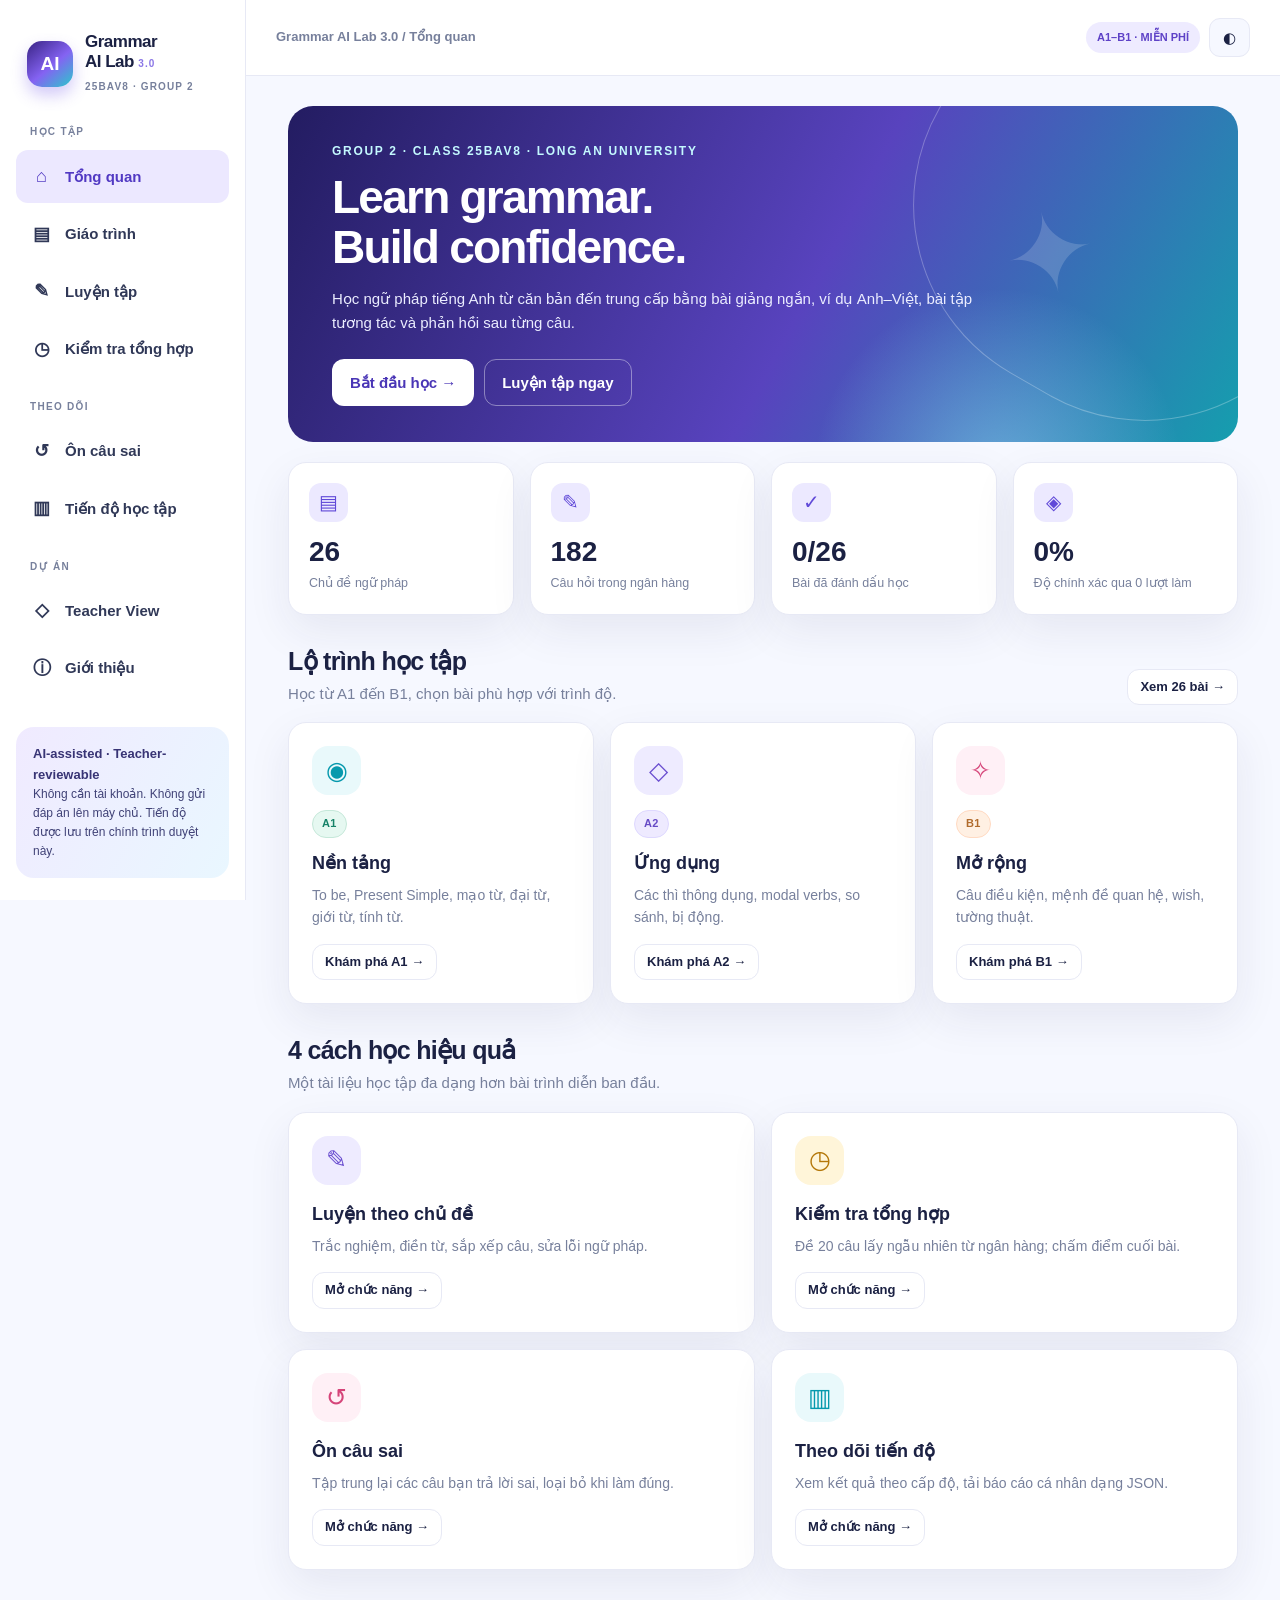
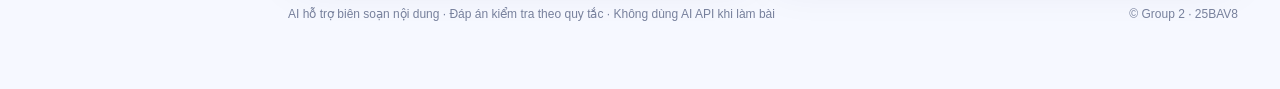
<file: grammar-ai-lab-group2/index.html>
<!doctype html>
<html lang="vi"><head><meta charset="utf-8"/><meta name="viewport" content="width=device-width,initial-scale=1"/><meta name="theme-color" content="#4e3bb6"/><meta name="description" content="Grammar AI Lab 3.0: 26 bài học A1–B1, 182 bài tập, ôn lỗi sai, kiểm tra và theo dõi tiến độ. Không đăng nhập, miễn phí."/><title>Grammar AI Lab 3.0 | 25BAV8 – Group 2</title><style>:root{--ink:#1b2143;--text:#303857;--muted:#77809c;--purple:#6e54e8;--deep:#26235e;--cyan:#13aabd;--pink:#f26f9b;--gold:#f7bc56;--surface:#fff;--canvas:#f6f8ff;--line:#e7e9f5;--good:#168b70;--bad:#d75068;--shadow:0 16px 44px rgba(33,33,95,.08)}
*{box-sizing:border-box}html{scroll-behavior:smooth}body{margin:0;background:var(--canvas);color:var(--text);font-family:Inter,'Segoe UI',Arial,sans-serif;font-size:15px;line-height:1.58}body.dark{--ink:#f2f2ff;--text:#d7d9f3;--muted:#a3a8cb;--surface:#26264e;--canvas:#161630;--line:#44446e;--deep:#10112a;--shadow:0 15px 40px rgba(0,0,0,.18)}button,input,select{font:inherit}button{cursor:pointer}button:disabled{cursor:not-allowed;opacity:.5}button:focus-visible,input:focus-visible,select:focus-visible,a:focus-visible{outline:3px solid #f9c460;outline-offset:3px}a{color:var(--purple)}.sr-only{position:absolute;width:1px;height:1px;padding:0;margin:-1px;overflow:hidden;clip:rect(0,0,0,0);white-space:nowrap;border:0}
.layout{display:grid;grid-template-columns:246px minmax(0,1fr);min-height:100vh}.sidebar{background:var(--surface);border-right:1px solid var(--line);padding:26px 16px 22px;display:flex;flex-direction:column;gap:22px;position:sticky;top:0;height:100vh;overflow:auto}.brand{display:flex;align-items:center;gap:12px;padding:6px 11px}.logo{width:46px;height:46px;border-radius:15px;background:linear-gradient(140deg,#392384,#8463f2 54%,#2ac9cb);display:grid;place-items:center;color:#fff;font-weight:900;font-size:19px;box-shadow:0 8px 16px #6e54e850;flex-shrink:0}.brand strong{display:block;font-size:17px;line-height:1.2;color:var(--ink);letter-spacing:-.5px}.brand span{font-size:10px;letter-spacing:1.15px;color:var(--muted);font-weight:800}.navgroup-label{font-size:10px;font-weight:850;letter-spacing:1.3px;text-transform:uppercase;color:var(--muted);padding:0 14px 10px}.nav button{width:100%;text-align:left;border:0;color:var(--text);background:transparent;border-radius:12px;padding:12px 14px;display:flex;align-items:center;gap:12px;font-weight:650;margin-bottom:5px;transition:background .15s,transform .15s}.nav button:hover{background:#f0edff;color:#5a42d2}.nav button.active{color:#5139c3;background:#ece8ff}.nav .ic{font-size:18px;width:23px;text-align:center}.sidebar-bottom{margin-top:auto;background:linear-gradient(120deg,#f0eaff,#e9f7ff);border-radius:18px;padding:17px;color:#404277;font-size:12px}.sidebar-bottom strong{font-size:13px;display:block;color:#383475}.tiny{font-size:12px;color:var(--muted)}.main{min-width:0}.topbar{padding:16px max(30px,calc((100vw - 1530px)/2));height:76px;display:flex;align-items:center;justify-content:space-between;background:var(--surface);border-bottom:1px solid var(--line);gap:10px}.topbar-left{display:flex;align-items:center;gap:12px}.crumb{font-size:13px;color:var(--muted);font-weight:700}.toolbar{display:flex;align-items:center;gap:9px}.badge{display:inline-flex;align-items:center;gap:5px;border-radius:100px;background:#eeebff;color:#5e42c7;font-weight:800;font-size:11px;padding:7px 11px;white-space:nowrap}.iconbtn{background:var(--canvas);border:1px solid var(--line);border-radius:11px;min-height:39px;min-width:41px;color:var(--ink)}.mobile-menu{display:none}.content{max-width:1320px;margin:0 auto;padding:30px 42px 65px}.hero{position:relative;background:linear-gradient(118deg,#231c61 0%,#5843be 55%,#159eae 100%);border-radius:25px;overflow:hidden;min-height:275px;padding:36px 44px;color:white;display:flex;align-items:center;isolation:isolate}.hero:after{content:'';position:absolute;right:-115px;top:-125px;width:430px;height:430px;border:1px solid #ffffff44;border-radius:45%;transform:rotate(30deg);z-index:-1}.hero:before{content:'';position:absolute;right:40px;bottom:-230px;width:400px;height:400px;background:radial-gradient(circle,#a3e4ff70,transparent 65%);z-index:-1}.hero h1{font-size:clamp(30px,3.6vw,48px);line-height:1.09;letter-spacing:-1.8px;margin:11px 0 15px;max-width:660px}.hero p{margin:0 0 24px;max-width:650px;color:#ebedff}.eyebrow{font-size:12px;font-weight:850;text-transform:uppercase;letter-spacing:1.7px;color:var(--cyan)}.hero .eyebrow{color:#c4f9ff}.hero-art{font-size:110px;opacity:.16;transform:rotate(-12deg);position:absolute;right:15%;top:18%}.actions{display:flex;flex-wrap:wrap;gap:10px}.btn{border:1px solid transparent;border-radius:12px;padding:11px 17px;font-weight:760;min-height:45px;transition:filter .12s,transform .12s;background:var(--purple);color:white}.btn:hover:not(:disabled){filter:brightness(1.06);transform:translateY(-1px)}.btn.secondary{border-color:var(--line);background:var(--surface);color:var(--ink)}.btn.light{background:white;color:#4a36b6}.btn.ghost{background:transparent;border:1px solid #ffffff66;color:white}.btn.small{min-height:36px;font-size:13px;padding:7px 12px}.section-head{display:flex;align-items:end;justify-content:space-between;gap:16px;margin:31px 0 17px}.section-head h2{font-size:25px;line-height:1.2;color:var(--ink);margin:0;letter-spacing:-.7px}.section-head p{margin:6px 0 0;color:var(--muted)}.metrics{display:grid;grid-template-columns:repeat(4,1fr);gap:16px;margin:20px 0}.metric,.card,.panel{background:var(--surface);border:1px solid var(--line);border-radius:18px;box-shadow:var(--shadow)}.metric{padding:20px}.metric-icon{width:39px;height:39px;border-radius:12px;background:#ece9ff;color:#6049d8;display:grid;place-items:center;font-size:20px;margin-bottom:13px}.metric b{display:block;font-size:28px;color:var(--ink);line-height:1.2}.metric small{display:block;color:var(--muted);margin-top:5px}.grid2{display:grid;grid-template-columns:repeat(2,minmax(0,1fr));gap:16px}.grid3{display:grid;grid-template-columns:repeat(3,minmax(0,1fr));gap:16px}.card{padding:23px}.card h3{margin:0 0 7px;font-size:18px;color:var(--ink)}.card p{color:var(--muted);margin:0 0 15px;font-size:14px}.feature-icon{width:49px;height:49px;border-radius:16px;background:#e9f9fb;color:#0699ad;display:grid;place-items:center;font-size:25px;margin-bottom:15px}.feature-icon.pink{color:#d54479;background:#fff0f6}.feature-icon.violet{color:#6a4ed0;background:#eeebff}.feature-icon.gold{color:#b47709;background:#fff5d9}.tag{display:inline-flex;border:1px solid var(--line);border-radius:99px;color:var(--muted);font-size:11px;font-weight:800;letter-spacing:.3px;padding:4px 9px;white-space:nowrap}.tag.a1{background:#e6f8f1;border-color:#c5e8d9;color:#168268}.tag.a2{background:#eeeaff;border-color:#ded8ff;color:#674bc6}.tag.b1{background:#fff0e3;border-color:#ffdac2;color:#b16b2c}.progress{height:9px;background:#e9e9f4;border-radius:999px;overflow:hidden}.bar{height:100%;background:linear-gradient(90deg,#6650e5,#1fc9c1);border-radius:999px;transition:width .3s}.toolbar-line{display:flex;align-items:center;gap:10px;flex-wrap:wrap;margin:20px 0}.field,.select{border:1px solid var(--line);background:var(--surface);color:var(--text);border-radius:11px;padding:11px 14px;min-height:44px}.field{width:min(380px,100%)}.select{min-width:122px}.lesson-card{display:flex;flex-direction:column;gap:10px;min-height:230px}.lesson-card .title-row{display:flex;justify-content:space-between;align-items:center;gap:12px}.lesson-card h3{font-size:17px;margin:0}.lesson-card .form{background:var(--canvas);padding:10px 12px;border-radius:10px;color:var(--ink);font-weight:700;font-size:12px;min-height:54px}.lesson-card footer{display:flex;align-items:center;justify-content:space-between;margin-top:auto}.note{border-left:4px solid var(--cyan);background:#ecfbfc;border-radius:0 13px 13px 0;padding:14px 17px;color:#2f5b65}.note.warn{background:#fff7e9;border-left-color:var(--gold);color:#73552c}.note.good{background:#e9f9f2;border-left-color:var(--good);color:#216d52}.note.bad{background:#fff0f2;border-left-color:var(--bad);color:#9c344b}.lesson-page{display:grid;grid-template-columns:minmax(0,1.7fr) minmax(240px,.9fr);gap:20px}.lesson-page .leftcol{min-width:0}.panel{padding:28px}.backlink{display:inline-block;font-weight:750;font-size:13px;text-decoration:none;margin-bottom:15px}.panel h1{margin:10px 0;font-size:clamp(25px,3vw,35px);line-height:1.22;color:var(--ink);letter-spacing:-.7px}.panel h2{font-size:20px;margin:26px 0 12px;color:var(--ink)}.formula{background:linear-gradient(120deg,#eeeaff,#e9f9fc);border-radius:13px;padding:18px;color:#3b3779;font-size:18px;font-weight:800;line-height:1.6}.example{padding:14px 0;border-bottom:1px solid var(--line)}.example strong{display:block;color:var(--ink);font-size:16px}.example span{font-size:13px;color:var(--muted)}.lesson-side{position:sticky;top:16px;align-self:start}.steps{display:flex;align-items:center;gap:8px;flex-wrap:wrap}.steps span{font-size:12px;font-weight:750;color:var(--muted)}.question-title{font-size:24px;font-weight:800;color:var(--ink);line-height:1.45;margin:21px 0}.answer-options{display:grid;gap:10px}.answer{width:100%;border:1.5px solid var(--line);background:var(--surface);color:var(--ink);border-radius:13px;min-height:53px;padding:14px 18px;text-align:left;display:flex;gap:13px;align-items:center;font-weight:660}.answer:hover:not(:disabled){border-color:#b4a6ff;background:#f9f7ff}.answer.chosen{border-color:var(--purple);background:#f3f0ff}.answer.right{border-color:var(--good);background:#e9f8f1}.answer.wrong{border-color:var(--bad);background:#fff0f2}.answer code{border:1px solid #d6d5ed;border-radius:9px;padding:3px 8px;font-size:12px}.answer-box{margin:17px 0 10px}.input-answer{width:100%;min-height:53px;border:1.5px solid var(--line);border-radius:12px;background:var(--surface);padding:12px 14px;color:var(--text)}.wordbank{display:flex;flex-wrap:wrap;gap:9px;min-height:50px}.word{border:1px solid #c6c1ee;background:#f3f0ff;color:#5140b3;border-radius:10px;padding:8px 12px;font-weight:780}.word:disabled{opacity:.35}.sentence-area{border:2px dashed #cbc4ef;padding:13px;border-radius:12px;min-height:57px;margin-bottom:17px;display:flex;align-items:center;flex-wrap:wrap;gap:8px}.feedback{padding:19px;border-radius:14px;margin:18px 0;background:#eefcf7;border:1px solid #b7ead7;color:#205b48}.feedback.error{background:#fff2f5;border-color:#ffd0da;color:#8c3651}.feedback b{display:block;margin-bottom:8px}.feedback .correct{font-weight:850;color:var(--ink)}.count-row{display:flex;justify-content:space-between;align-items:center;gap:10px}.question-top{display:flex;justify-content:space-between;align-items:center;gap:10px}.question-label{font-weight:850;letter-spacing:1.1px;font-size:11px;color:var(--purple)}.separator{border:0;border-top:1px solid var(--line);margin:23px 0}.info-list{padding-left:19px;color:var(--text)}.info-list li{margin-bottom:7px}.exam-card{background:linear-gradient(112deg,#f0ebff,#effdff);border:1px solid #ded9f6;border-radius:18px;padding:22px;color:#454174}.stat-bars{display:grid;gap:17px}.stat-line{display:flex;align-items:center;justify-content:space-between;font-size:13px;margin-bottom:6px}.stat-line b{color:var(--ink)}.table{width:100%;border-collapse:collapse}.table th,.table td{border-bottom:1px solid var(--line);padding:12px 10px;text-align:left;font-size:13px}.table th{color:var(--muted);font-size:11px;text-transform:uppercase}.lesson-list{display:grid;gap:10px}.lesson-list button{width:100%;text-align:left;display:flex;justify-content:space-between;align-items:center;gap:16px;border:1px solid var(--line);border-radius:12px;background:var(--surface);padding:13px;color:var(--text)}.lesson-list button:hover{border-color:#a99dea}.empty{text-align:center;border:1px dashed var(--line);border-radius:16px;padding:35px;color:var(--muted)}.footer{display:flex;justify-content:space-between;gap:12px;flex-wrap:wrap;color:var(--muted);font-size:12px;margin-top:35px}.modal-shade{position:fixed;inset:0;background:#15152c95;display:flex;align-items:center;justify-content:center;z-index:99;padding:15px}.modal{background:var(--surface);border-radius:19px;padding:27px;max-width:460px;width:100%;box-shadow:0 20px 100px #0003}.modal h2{margin:0;color:var(--ink)}.panel .question-input-label{display:block;margin-bottom:8px;font-size:13px;font-weight:700}.step-dot{width:27px;height:27px;border-radius:9px;display:inline-grid;place-items:center;background:#eeeaff;color:#593dd1;font-size:12px;font-weight:900}.teacher-prompt{border:1px solid var(--line);border-radius:13px;padding:15px;margin:12px 0;background:var(--canvas)}.teacher-prompt code{font-size:12px;white-space:pre-wrap;font-family:Consolas,monospace;color:var(--ink)}.alert{font-size:13px;color:#8c4062;background:#fff0f4;border:1px solid #ffd6e1;border-radius:12px;padding:12px 15px}
@media(max-width:1170px){.metrics{grid-template-columns:repeat(2,1fr)}.grid3{grid-template-columns:repeat(2,minmax(0,1fr))}.content{padding:27px 26px 56px}.hero-art{right:5%}}
@media(max-width:800px){.layout{display:block}.sidebar{position:fixed;z-index:91;top:0;bottom:0;left:-270px;width:260px;box-shadow:0 0 0 transparent;transition:left .2s}.sidebar.open{left:0;box-shadow:15px 0 0 100vw #11112866}.mobile-menu{display:block}.content{padding:20px 15px 45px}.topbar{padding:10px 15px;height:65px}.badge.hide-mobile{display:none}.hero{padding:26px;min-height:265px}.hero-art{right:0;top:30%;font-size:70px}.lesson-page{display:block}.lesson-side{position:static;margin-top:15px}.grid2,.grid3{grid-template-columns:1fr}.section-head h2{font-size:23px}.panel{padding:20px}.toolbar-line{gap:7px}.field{flex:1;min-width:150px}}
@media(max-width:450px){.metrics{grid-template-columns:repeat(2,minmax(0,1fr));gap:9px}.metric{padding:15px}.metric b{font-size:22px}.topbar .crumb{display:none}.hero h1{font-size:30px}.hero p{font-size:13px}.hero .btn{padding:10px}.card{padding:18px}.section-head{margin-top:25px}.question-title{font-size:20px}}
@media(prefers-reduced-motion:reduce){*,*:before,*:after{scroll-behavior:auto!important;transition:none!important}}
</style></head>
<body>
<div class="layout">
 <aside class="sidebar" id="sidebar"><div class="brand"><div class="logo">AI</div><div><strong>Grammar<br>AI Lab <span style="font-size:10px;color:#8b77e6">3.0</span></strong><span>25BAV8 · GROUP 2</span></div></div>
  <nav class="nav" aria-label="Điều hướng"><div class="navgroup-label">Học tập</div>
   <button data-route="home"><span class="ic">⌂</span> Tổng quan</button><button data-route="lessons"><span class="ic">▤</span> Giáo trình</button><button data-route="practice"><span class="ic">✎</span> Luyện tập</button><button data-route="exam"><span class="ic">◷</span> Kiểm tra tổng hợp</button>
   <div class="navgroup-label" style="padding-top:19px">Theo dõi</div><button data-route="mistakes"><span class="ic">↺</span> Ôn câu sai</button><button data-route="progress"><span class="ic">▥</span> Tiến độ học tập</button>
   <div class="navgroup-label" style="padding-top:19px">Dự án</div><button data-route="teacher"><span class="ic">◇</span> Teacher View</button><button data-route="about"><span class="ic">ⓘ</span> Giới thiệu</button>
  </nav>
  <div class="sidebar-bottom"><strong>AI-assisted · Teacher-reviewable</strong>Không cần tài khoản. Không gửi đáp án lên máy chủ. Tiến độ được lưu trên chính trình duyệt này.</div>
 </aside>
 <div class="main"><header class="topbar"><div class="topbar-left"><button class="iconbtn mobile-menu" id="navtoggle" aria-label="Mở menu">☰</button><div class="crumb" id="crumb">Grammar AI Lab · 25BAV8</div></div><div class="toolbar"><span class="badge hide-mobile">A1–B1 · MIỄN PHÍ</span><button class="iconbtn" id="theme-toggle" title="Chuyển chế độ sáng/tối" aria-label="Chuyển giao diện">◐</button></div></header>
 <main class="content" id="app" tabindex="-1"></main></div>
</div>
<div id="dialog-root"></div><script>const LESSONS=[{"id":"be","level":"A1","category":"Foundations","title":"Verb to be","vi":"Động từ to be","formula":"I am · You/We/They are · He/She/It is","explanation":"Dùng am/is/are để nói về nghề nghiệp, trạng thái, đặc điểm và vị trí.","examples":[["She is a teacher.","Cô ấy là giáo viên."],["They are at school.","Họ ở trường."]],"mistake":"She are busy. → She is busy.","tip":"Chú ý chủ ngữ số ít và số nhiều.","questions":[{"id":"be-m1","topic":"be","level":"A1","type":"mcq","question":"My brother ___ a student.","options":["am","is","are"],"correct":1,"explain":"My brother là ngôi thứ ba số ít nên dùng is."},{"id":"be-m2","topic":"be","level":"A1","type":"mcq","question":"We ___ ready for the test.","options":["are","is","am"],"correct":0,"explain":"We đi với are."},{"id":"be-m3","topic":"be","level":"A1","type":"mcq","question":"I ___ not late.","options":["are","am","is"],"correct":1,"explain":"I đi với am."},{"id":"be-m4","topic":"be","level":"A1","type":"mcq","question":"___ your teachers friendly?","options":["Is","Am","Are"],"correct":2,"explain":"Teachers là số nhiều, dùng Are."},{"id":"be-f","topic":"be","level":"A1","type":"fill","question":"Her parents ___ doctors.","correct":"are","explain":"Parents số nhiều đi với are."},{"id":"be-o","topic":"be","level":"A1","type":"order","question":"Put the words in the correct order.","words":["The","classroom","is","quiet","."],"correct":"The classroom is quiet.","explain":"S + be + adjective."},{"id":"be-e","topic":"be","level":"A1","type":"correct","question":"He are happy.","correct":"He is happy.","explain":"He đi với is."}]},{"id":"present","level":"A1","category":"Tenses","title":"Present Simple","vi":"Hiện tại đơn","formula":"S + V(s/es) · Do/Does + S + V?","explanation":"Diễn tả thói quen, lịch trình và sự thật. Với he/she/it, động từ thêm s/es.","examples":[["She works at a hospital.","Cô ấy làm việc tại bệnh viện."],["We study every evening.","Chúng tôi học mỗi tối."]],"mistake":"He work → He works","tip":"Often/usually/every day là dấu hiệu thường gặp.","questions":[{"id":"present-m1","topic":"present","level":"A1","type":"mcq","question":"He ___ English every day.","options":["study","studies","studying"],"correct":1,"explain":"He là số ít nên dùng studies."},{"id":"present-m2","topic":"present","level":"A1","type":"mcq","question":"They ___ to school by bus.","options":["go","goes","going"],"correct":0,"explain":"They dùng động từ nguyên mẫu."},{"id":"present-m3","topic":"present","level":"A1","type":"mcq","question":"The shop ___ at 8 a.m.","options":["open","opening","opens"],"correct":2,"explain":"The shop số ít nên dùng opens."},{"id":"present-m4","topic":"present","level":"A1","type":"mcq","question":"My parents ___ in Long An.","options":["lives","live","living"],"correct":1,"explain":"Parents là chủ ngữ số nhiều."},{"id":"present-f","topic":"present","level":"A1","type":"fill","question":"My sister ___ coffee every morning.","correct":"drinks","explain":"My sister = she → drinks."},{"id":"present-o","topic":"present","level":"A1","type":"order","question":"Put the words in the correct order.","words":["We","have","class","on","Monday","."],"correct":"We have class on Monday.","explain":"S + V + O + time."},{"id":"present-e","topic":"present","level":"A1","type":"correct","question":"She go to work at seven.","correct":"She goes to work at seven.","explain":"She số ít: goes."}]},{"id":"present-negative","level":"A1","category":"Tenses","title":"Present Simple: Questions & Negatives","vi":"Phủ định và câu hỏi ở hiện tại đơn","formula":"S + don't/doesn't + V · Do/Does + S + V?","explanation":"Sau do/does/don’t/doesn’t phải dùng động từ nguyên mẫu.","examples":[["She doesn't drive to work.","Cô ấy không lái xe đi làm."],["Do you study at night?","Bạn học buổi tối phải không?"]],"mistake":"She doesn't likes → She doesn't like","tip":"Không thêm -s lần thứ hai sau does/doesn’t.","questions":[{"id":"present-negative-m1","topic":"present-negative","level":"A1","type":"mcq","question":"She ___ like coffee.","options":["don’t","doesn’t","isn’t"],"correct":1,"explain":"She dùng doesn’t + V."},{"id":"present-negative-m2","topic":"present-negative","level":"A1","type":"mcq","question":"___ he work on Sundays?","options":["Do","Does","Is"],"correct":1,"explain":"Câu hỏi chủ ngữ he dùng Does."},{"id":"present-negative-m3","topic":"present-negative","level":"A1","type":"mcq","question":"I ___ understand the question.","options":["doesn’t","isn’t","don’t"],"correct":2,"explain":"I dùng don’t."},{"id":"present-negative-m4","topic":"present-negative","level":"A1","type":"mcq","question":"Does she ___ here?","options":["lives","live","living"],"correct":1,"explain":"Sau does dùng động từ nguyên mẫu."},{"id":"present-negative-f","topic":"present-negative","level":"A1","type":"fill","question":"___ you speak English?","correct":"Do","explain":"You đi với Do trong câu hỏi hiện tại đơn."},{"id":"present-negative-o","topic":"present-negative","level":"A1","type":"order","question":"Put the words in the correct order.","words":["Does","your","brother","work","here","?"],"correct":"Does your brother work here?","explain":"Does + S + V?"},{"id":"present-negative-e","topic":"present-negative","level":"A1","type":"correct","question":"He don't speak French.","correct":"He doesn't speak French.","explain":"He dùng doesn’t."}]},{"id":"articles","level":"A1","category":"Foundations","title":"Articles & Countable Nouns","vi":"Mạo từ và danh từ đếm được","formula":"a/an + singular noun · some + plural/uncountable noun","explanation":"Dùng a trước phụ âm, an trước nguyên âm theo âm đọc. Danh từ không đếm được thường không có a/an.","examples":[["She is an engineer.","Cô ấy là kỹ sư."],["I need some advice.","Tôi cần một ít lời khuyên."]],"mistake":"an advice → some advice","tip":"Chú ý âm đầu: an hour nhưng a university.","questions":[{"id":"articles-m1","topic":"articles","level":"A1","type":"mcq","question":"He bought ___ umbrella.","options":["a","an","some"],"correct":1,"explain":"Umbrella bắt đầu bằng nguyên âm /ʌ/."},{"id":"articles-m2","topic":"articles","level":"A1","type":"mcq","question":"I need ___ information.","options":["an","a","some"],"correct":2,"explain":"Information là danh từ không đếm được."},{"id":"articles-m3","topic":"articles","level":"A1","type":"mcq","question":"There are three ___ on the table.","options":["books","book","bookes"],"correct":0,"explain":"Sau three dùng danh từ số nhiều books."},{"id":"articles-m4","topic":"articles","level":"A1","type":"mcq","question":"It is ___ university.","options":["an","a","the an"],"correct":1,"explain":"University phát âm đầu /j/, dùng a."},{"id":"articles-f","topic":"articles","level":"A1","type":"fill","question":"She has ___ orange.","correct":"an","explain":"Orange bắt đầu bằng nguyên âm."},{"id":"articles-o","topic":"articles","level":"A1","type":"order","question":"Put the words in the correct order.","words":["I","have","some","good","news","."],"correct":"I have some good news.","explain":"News không đếm được."},{"id":"articles-e","topic":"articles","level":"A1","type":"correct","question":"She gave me an advice.","correct":"She gave me some advice.","explain":"Advice không đếm được: some advice."}]},{"id":"pronouns","level":"A1","category":"Foundations","title":"Pronouns & Possessives","vi":"Đại từ và sở hữu","formula":"I/me/my/mine · he/him/his · she/her/hers","explanation":"Dùng tính từ sở hữu trước danh từ; đại từ tân ngữ sau động từ hoặc giới từ.","examples":[["This is my notebook.","Đây là quyển vở của tôi."],["Please call her.","Hãy gọi cho cô ấy."]],"mistake":"This is mine book → This is my book","tip":"My + noun; mine đứng độc lập.","questions":[{"id":"pronouns-m1","topic":"pronouns","level":"A1","type":"mcq","question":"This is ___ bag.","options":["me","my","mine"],"correct":1,"explain":"Trước bag cần tính từ sở hữu my."},{"id":"pronouns-m2","topic":"pronouns","level":"A1","type":"mcq","question":"I saw ___ yesterday.","options":["she","her","hers"],"correct":1,"explain":"Tân ngữ sau saw là her."},{"id":"pronouns-m3","topic":"pronouns","level":"A1","type":"mcq","question":"This phone is ___.","options":["mine","my","me"],"correct":0,"explain":"Mine là đại từ sở hữu đứng một mình."},{"id":"pronouns-m4","topic":"pronouns","level":"A1","type":"mcq","question":"___ are studying English.","options":["Us","Our","We"],"correct":2,"explain":"We là chủ ngữ."},{"id":"pronouns-f","topic":"pronouns","level":"A1","type":"fill","question":"Peter is my friend. I know ___.","correct":"him","explain":"Sau know cần đại từ tân ngữ him."},{"id":"pronouns-o","topic":"pronouns","level":"A1","type":"order","question":"Put the words in the correct order.","words":["This","is","her","new","laptop","."],"correct":"This is her new laptop.","explain":"Her đứng trước noun."},{"id":"pronouns-e","topic":"pronouns","level":"A1","type":"correct","question":"That is mine book.","correct":"That is my book.","explain":"Trước noun dùng my."}]},{"id":"there","level":"A1","category":"Foundations","title":"There is / There are","vi":"Cấu trúc có – hiện hữu","formula":"There is + singular · There are + plural","explanation":"Dùng để nói có một hoặc nhiều người/vật ở một nơi.","examples":[["There is a library near here.","Có một thư viện gần đây."],["There are five students.","Có năm học viên."]],"mistake":"There is three books → There are three books","tip":"Số ít is; số nhiều are.","questions":[{"id":"there-m1","topic":"there","level":"A1","type":"mcq","question":"There ___ two chairs.","options":["is","are","am"],"correct":1,"explain":"Two chairs số nhiều."},{"id":"there-m2","topic":"there","level":"A1","type":"mcq","question":"There ___ a meeting today.","options":["are","be","is"],"correct":2,"explain":"A meeting số ít."},{"id":"there-m3","topic":"there","level":"A1","type":"mcq","question":"___ there any questions?","options":["Are","Is","Am"],"correct":0,"explain":"Questions số nhiều."},{"id":"there-m4","topic":"there","level":"A1","type":"mcq","question":"There ___ no milk left.","options":["are","is","am"],"correct":1,"explain":"Milk không đếm được, dùng is."},{"id":"there-f","topic":"there","level":"A1","type":"fill","question":"There ___ many people here.","correct":"are","explain":"People số nhiều."},{"id":"there-o","topic":"there","level":"A1","type":"order","question":"Put the words in the correct order.","words":["There","is","a","book","on","the","desk","."],"correct":"There is a book on the desk.","explain":"There is + singular noun."},{"id":"there-e","topic":"there","level":"A1","type":"correct","question":"There are a teacher in the room.","correct":"There is a teacher in the room.","explain":"A teacher số ít dùng is."}]},{"id":"prepositions","level":"A1","category":"Vocabulary & Grammar","title":"Prepositions of Time & Place","vi":"Giới từ thời gian và nơi chốn","formula":"at 7:00 · on Monday · in July · at/in/on (place)","explanation":"At với giờ; on với ngày; in với tháng/năm. Giới từ nơi chốn tùy ngữ cảnh.","examples":[["Our class starts at 7 p.m.","Lớp bắt đầu lúc 7 giờ tối."],["The test is on Friday.","Bài kiểm tra vào thứ Sáu."]],"mistake":"in Monday → on Monday","tip":"At = giờ; on = ngày; in = tháng/năm.","questions":[{"id":"prepositions-m1","topic":"prepositions","level":"A1","type":"mcq","question":"The class begins ___ 8 a.m.","options":["at","on","in"],"correct":0,"explain":"Giờ chính xác dùng at."},{"id":"prepositions-m2","topic":"prepositions","level":"A1","type":"mcq","question":"We study ___ Monday.","options":["in","at","on"],"correct":2,"explain":"Ngày trong tuần dùng on."},{"id":"prepositions-m3","topic":"prepositions","level":"A1","type":"mcq","question":"She was born ___ 1992.","options":["in","on","at"],"correct":0,"explain":"Năm dùng in."},{"id":"prepositions-m4","topic":"prepositions","level":"A1","type":"mcq","question":"The books are ___ the table.","options":["at","on","in"],"correct":1,"explain":"Bề mặt bàn dùng on."},{"id":"prepositions-f","topic":"prepositions","level":"A1","type":"fill","question":"My birthday is ___ October.","correct":"in","explain":"Tháng dùng in."},{"id":"prepositions-o","topic":"prepositions","level":"A1","type":"order","question":"Put the words in the correct order.","words":["The","meeting","is","on","Tuesday","."],"correct":"The meeting is on Tuesday.","explain":"On + day."},{"id":"prepositions-e","topic":"prepositions","level":"A1","type":"correct","question":"I work in Monday.","correct":"I work on Monday.","explain":"On + Monday."}]},{"id":"adjectives","level":"A1","category":"Foundations","title":"Adjectives & Adverbs","vi":"Tính từ và trạng từ","formula":"adjective + noun · verb + adverb","explanation":"Tính từ bổ nghĩa danh từ; trạng từ thường bổ nghĩa động từ.","examples":[["She is a careful nurse.","Cô ấy là điều dưỡng cẩn thận."],["She works carefully.","Cô ấy làm việc cẩn thận."]],"mistake":"He drives careful → He drives carefully","tip":"Sau be thường dùng adjective; bổ nghĩa động từ thường dùng adverb.","questions":[{"id":"adjectives-m1","topic":"adjectives","level":"A1","type":"mcq","question":"He speaks English ___.","options":["good","well","betterly"],"correct":1,"explain":"Speak là động từ, dùng well."},{"id":"adjectives-m2","topic":"adjectives","level":"A1","type":"mcq","question":"She is a ___ student.","options":["carefully","care","careful"],"correct":2,"explain":"Trước student dùng tính từ careful."},{"id":"adjectives-m3","topic":"adjectives","level":"A1","type":"mcq","question":"The exam is ___.","options":["easy","easily","ease"],"correct":0,"explain":"Sau is là tính từ easy."},{"id":"adjectives-m4","topic":"adjectives","level":"A1","type":"mcq","question":"They worked ___.","options":["hardly","hard","hardness"],"correct":1,"explain":"Work hard = làm việc chăm chỉ."},{"id":"adjectives-f","topic":"adjectives","level":"A1","type":"fill","question":"This is an ___ lesson.","correct":"interesting","explain":"Interesting bổ nghĩa lesson."},{"id":"adjectives-o","topic":"adjectives","level":"A1","type":"order","question":"Put the words in the correct order.","words":["The","teacher","speaks","clearly","."],"correct":"The teacher speaks clearly.","explain":"Clearly bổ nghĩa speaks."},{"id":"adjectives-e","topic":"adjectives","level":"A1","type":"correct","question":"She drives very careful.","correct":"She drives very carefully.","explain":"Động từ drives cần trạng từ carefully."}]},{"id":"continuous","level":"A2","category":"Tenses","title":"Present Continuous","vi":"Hiện tại tiếp diễn","formula":"S + am/is/are + V-ing","explanation":"Diễn tả hành động đang diễn ra hoặc kế hoạch tương lai đã sắp xếp.","examples":[["I am studying now.","Tôi đang học bây giờ."],["We are meeting tomorrow.","Chúng tôi sẽ gặp nhau ngày mai (đã lên lịch)."]],"mistake":"She studying → She is studying","tip":"Now, at the moment thường là dấu hiệu.","questions":[{"id":"continuous-m1","topic":"continuous","level":"A2","type":"mcq","question":"Look! The children ___ outside.","options":["play","are playing","played"],"correct":1,"explain":"Look! gợi ý hành động đang diễn ra."},{"id":"continuous-m2","topic":"continuous","level":"A2","type":"mcq","question":"He ___ a report right now.","options":["writes","is writing","wrote"],"correct":1,"explain":"Right now → is writing."},{"id":"continuous-m3","topic":"continuous","level":"A2","type":"mcq","question":"I ___ listening to music.","options":["am","is","are"],"correct":0,"explain":"I dùng am."},{"id":"continuous-m4","topic":"continuous","level":"A2","type":"mcq","question":"We ___ dinner with our teacher tonight.","options":["have","are having","had"],"correct":1,"explain":"Kế hoạch đã sắp xếp có thể dùng are having."},{"id":"continuous-f","topic":"continuous","level":"A2","type":"fill","question":"They ___ working now.","correct":"are","explain":"They + are + V-ing."},{"id":"continuous-o","topic":"continuous","level":"A2","type":"order","question":"Put the words in the correct order.","words":["She","is","reading","a","book","now","."],"correct":"She is reading a book now.","explain":"S + be + V-ing."},{"id":"continuous-e","topic":"continuous","level":"A2","type":"correct","question":"He are watching TV.","correct":"He is watching TV.","explain":"He số ít dùng is."}]},{"id":"past","level":"A2","category":"Tenses","title":"Past Simple","vi":"Quá khứ đơn","formula":"S + V2/ed · S + did not + V · Did + S + V?","explanation":"Dùng cho hành động đã xảy ra và kết thúc trong quá khứ.","examples":[["I visited Da Nang last year.","Tôi đã thăm Đà Nẵng năm ngoái."],["She didn't go yesterday.","Hôm qua cô ấy không đi."]],"mistake":"didn't went → didn't go","tip":"Yesterday/last/ago là tín hiệu thường gặp.","questions":[{"id":"past-m1","topic":"past","level":"A2","type":"mcq","question":"We ___ the lesson yesterday.","options":["finish","finished","finishes"],"correct":1,"explain":"Yesterday → Past Simple: finished."},{"id":"past-m2","topic":"past","level":"A2","type":"mcq","question":"Did you ___ the email?","options":["sent","sending","send"],"correct":2,"explain":"Sau did dùng V nguyên mẫu."},{"id":"past-m3","topic":"past","level":"A2","type":"mcq","question":"She ___ to work last Monday.","options":["went","go","goes"],"correct":0,"explain":"Last Monday → went."},{"id":"past-m4","topic":"past","level":"A2","type":"mcq","question":"They ___ at home last night.","options":["was","were","are"],"correct":1,"explain":"They + were trong quá khứ."},{"id":"past-f","topic":"past","level":"A2","type":"fill","question":"He ___ not work yesterday.","correct":"did","explain":"Phủ định: did not + V."},{"id":"past-o","topic":"past","level":"A2","type":"order","question":"Put the words in the correct order.","words":["I","sent","the","report","yesterday","."],"correct":"I sent the report yesterday.","explain":"S + V2 + O + time."},{"id":"past-e","topic":"past","level":"A2","type":"correct","question":"I didn't went to school yesterday.","correct":"I didn't go to school yesterday.","explain":"Sau didn’t dùng go."}]},{"id":"past-continuous","level":"A2","category":"Tenses","title":"Past Continuous","vi":"Quá khứ tiếp diễn","formula":"S + was/were + V-ing","explanation":"Diễn tả hành động đang diễn ra tại thời điểm quá khứ; thường đi cùng when/while.","examples":[["I was reading when she called.","Tôi đang đọc thì cô ấy gọi."],["They were studying at 8 p.m.","Họ đang học lúc 8 giờ tối."]],"mistake":"I was read → I was reading","tip":"Hành động dài: past continuous; hành động xen vào: past simple.","questions":[{"id":"past-continuous-m1","topic":"past-continuous","level":"A2","type":"mcq","question":"He ___ TV when I arrived.","options":["watched","was watching","watches"],"correct":1,"explain":"Đang diễn ra khi tôi đến → was watching."},{"id":"past-continuous-m2","topic":"past-continuous","level":"A2","type":"mcq","question":"They ___ playing at six.","options":["was","were","are"],"correct":1,"explain":"They + were playing."},{"id":"past-continuous-m3","topic":"past-continuous","level":"A2","type":"mcq","question":"While she ___, the phone rang.","options":["cooked","was cooking","cooks"],"correct":1,"explain":"While diễn tả hành động đang diễn ra."},{"id":"past-continuous-m4","topic":"past-continuous","level":"A2","type":"mcq","question":"I ___ driving when it started to rain.","options":["am","was","were"],"correct":1,"explain":"I + was driving."},{"id":"past-continuous-f","topic":"past-continuous","level":"A2","type":"fill","question":"We ___ waiting for the bus.","correct":"were","explain":"We + were + V-ing."},{"id":"past-continuous-o","topic":"past-continuous","level":"A2","type":"order","question":"Put the words in the correct order.","words":["I","was","working","when","you","called","."],"correct":"I was working when you called.","explain":"Was working kéo dài; called xen vào."},{"id":"past-continuous-e","topic":"past-continuous","level":"A2","type":"correct","question":"They was watching a movie.","correct":"They were watching a movie.","explain":"They + were."}]},{"id":"present-perfect","level":"A2","category":"Tenses","title":"Present Perfect","vi":"Hiện tại hoàn thành","formula":"S + have/has + V3","explanation":"Dùng cho trải nghiệm, kết quả còn liên quan hiện tại, thời gian chưa kết thúc.","examples":[["I have finished my homework.","Tôi đã hoàn thành bài tập."],["She has never been to Japan.","Cô ấy chưa từng đến Nhật."]],"mistake":"She have finished → She has finished","tip":"Ever/never/already/yet/since/for thường đi cùng thì này.","questions":[{"id":"present-perfect-m1","topic":"present-perfect","level":"A2","type":"mcq","question":"She ___ already eaten lunch.","options":["have","has","had"],"correct":1,"explain":"She dùng has."},{"id":"present-perfect-m2","topic":"present-perfect","level":"A2","type":"mcq","question":"I have ___ this film before.","options":["see","saw","seen"],"correct":2,"explain":"Have + V3 seen."},{"id":"present-perfect-m3","topic":"present-perfect","level":"A2","type":"mcq","question":"They ___ worked here since 2020.","options":["have","has","are"],"correct":0,"explain":"They + have worked."},{"id":"present-perfect-m4","topic":"present-perfect","level":"A2","type":"mcq","question":"Have you ___ to Ha Noi?","options":["be","been","being"],"correct":1,"explain":"Have + been."},{"id":"present-perfect-f","topic":"present-perfect","level":"A2","type":"fill","question":"He ___ just arrived.","correct":"has","explain":"He + has + V3."},{"id":"present-perfect-o","topic":"present-perfect","level":"A2","type":"order","question":"Put the words in the correct order.","words":["I","have","finished","my","homework","."],"correct":"I have finished my homework.","explain":"Have + past participle."},{"id":"present-perfect-e","topic":"present-perfect","level":"A2","type":"correct","question":"She has went home.","correct":"She has gone home.","explain":"Go - went - gone."}]},{"id":"past-perfect","level":"A2","category":"Tenses","title":"Past Perfect","vi":"Quá khứ hoàn thành","formula":"S + had + V3","explanation":"Hành động xảy ra trước một hành động hoặc mốc thời gian trong quá khứ.","examples":[["The bus had left before I arrived.","Xe buýt đã rời đi trước khi tôi đến."],["She had finished before noon.","Cô ấy đã xong trước buổi trưa."]],"mistake":"had went → had gone","tip":"By the time thường giúp xác định trình tự.","questions":[{"id":"past-perfect-m1","topic":"past-perfect","level":"A2","type":"mcq","question":"The train ___ left before we arrived.","options":["has","had","have"],"correct":1,"explain":"Xảy ra trước một mốc quá khứ → had left."},{"id":"past-perfect-m2","topic":"past-perfect","level":"A2","type":"mcq","question":"She had ___ the report before noon.","options":["write","wrote","written"],"correct":2,"explain":"Had + written."},{"id":"past-perfect-m3","topic":"past-perfect","level":"A2","type":"mcq","question":"By the time I got there, they ___ gone.","options":["had","has","have"],"correct":0,"explain":"By the time + past → had gone."},{"id":"past-perfect-m4","topic":"past-perfect","level":"A2","type":"mcq","question":"He had ___ dinner before the meeting.","options":["ate","eaten","eat"],"correct":1,"explain":"Had + V3 eaten."},{"id":"past-perfect-f","topic":"past-perfect","level":"A2","type":"fill","question":"They ___ finished before I came.","correct":"had","explain":"Had + V3."},{"id":"past-perfect-o","topic":"past-perfect","level":"A2","type":"order","question":"Put the words in the correct order.","words":["The","bus","had","left","before","I","arrived","."],"correct":"The bus had left before I arrived.","explain":"Hành động rời đi xảy ra trước."},{"id":"past-perfect-e","topic":"past-perfect","level":"A2","type":"correct","question":"She had saw the movie.","correct":"She had seen the movie.","explain":"See - saw - seen."}]},{"id":"future","level":"A2","category":"Tenses","title":"Future: Will vs Going to","vi":"Tương lai đơn và dự định","formula":"will + V · am/is/are going to + V","explanation":"Will thường cho quyết định tại thời điểm nói/dự đoán; going to cho kế hoạch/dấu hiệu hiện tại.","examples":[["I will help you.","Tôi sẽ giúp bạn."],["Look at the clouds! It is going to rain.","Nhìn mây kìa! Trời sắp mưa."]],"mistake":"will to go → will go","tip":"Không có to sau will.","questions":[{"id":"future-m1","topic":"future","level":"A2","type":"mcq","question":"Look at those clouds! It ___ rain.","options":["will be","is going to","was"],"correct":1,"explain":"Có dấu hiệu hiện tại → going to."},{"id":"future-m2","topic":"future","level":"A2","type":"mcq","question":"I think you ___ enjoy the lesson.","options":["will","are","were"],"correct":0,"explain":"Dự đoán → will."},{"id":"future-m3","topic":"future","level":"A2","type":"mcq","question":"We are going ___ study later.","options":["for","to","at"],"correct":1,"explain":"Be going to + V."},{"id":"future-m4","topic":"future","level":"A2","type":"mcq","question":"I ___ carry your bag for you.","options":["will","am going","was"],"correct":0,"explain":"Lời đề nghị ngay lúc nói → will."},{"id":"future-f","topic":"future","level":"A2","type":"fill","question":"She ___ going to call her friend.","correct":"is","explain":"She + is going to."},{"id":"future-o","topic":"future","level":"A2","type":"order","question":"Put the words in the correct order.","words":["They","are","going","to","travel","tomorrow","."],"correct":"They are going to travel tomorrow.","explain":"Be going to + V."},{"id":"future-e","topic":"future","level":"A2","type":"correct","question":"I will to visit you.","correct":"I will visit you.","explain":"Will + V nguyên mẫu."}]},{"id":"modals","level":"A2","category":"Structures","title":"Modal Verbs","vi":"Động từ khuyết thiếu","formula":"can / should / must / might + V (bare)","explanation":"Sau động từ khuyết thiếu dùng V nguyên mẫu không to; nghĩa thay đổi theo modal.","examples":[["You should rest.","Bạn nên nghỉ ngơi."],["You must wear a helmet.","Bạn phải đội mũ bảo hiểm."]],"mistake":"should to study → should study","tip":"Mustn’t là cấm; don’t have to là không bắt buộc.","questions":[{"id":"modals-m1","topic":"modals","level":"A2","type":"mcq","question":"You ___ wear a seat belt.","options":["must","might to","can to"],"correct":0,"explain":"Must + V nguyên mẫu."},{"id":"modals-m2","topic":"modals","level":"A2","type":"mcq","question":"She can ___ English.","options":["speaks","speak","speaking"],"correct":1,"explain":"Can + speak."},{"id":"modals-m3","topic":"modals","level":"A2","type":"mcq","question":"You ___ smoke in this room.","options":["mustn’t","don’t have to","could"],"correct":0,"explain":"Mustn’t = không được phép."},{"id":"modals-m4","topic":"modals","level":"A2","type":"mcq","question":"He looks tired. He ___ rest.","options":["should","must to","should to"],"correct":0,"explain":"Đưa lời khuyên: should + rest."},{"id":"modals-f","topic":"modals","level":"A2","type":"fill","question":"You ___ study for the test.","correct":"should","explain":"Should = nên."},{"id":"modals-o","topic":"modals","level":"A2","type":"order","question":"Put the words in the correct order.","words":["You","must","follow","the","rules","."],"correct":"You must follow the rules.","explain":"Must + V."},{"id":"modals-e","topic":"modals","level":"A2","type":"correct","question":"He should to go home.","correct":"He should go home.","explain":"Should + bare V."}]},{"id":"comparison","level":"A2","category":"Structures","title":"Comparatives & Quantifiers","vi":"So sánh và lượng từ","formula":"-er / more + adj + than · fewer/much/many","explanation":"Dùng so sánh hơn để đối chiếu hai đối tượng; lượng từ tùy loại danh từ.","examples":[["This lesson is easier than that one.","Bài học này dễ hơn bài kia."],["I have fewer books than you.","Tôi có ít sách hơn bạn."]],"mistake":"more taller → taller","tip":"Fewer với danh từ đếm được; less với không đếm được.","questions":[{"id":"comparison-m1","topic":"comparison","level":"A2","type":"mcq","question":"My brother is taller ___ me.","options":["that","than","then"],"correct":1,"explain":"So sánh hơn đi với than."},{"id":"comparison-m2","topic":"comparison","level":"A2","type":"mcq","question":"This problem is ___ than the last one.","options":["more difficult","difficulter","most difficult"],"correct":0,"explain":"Difficult dài → more difficult."},{"id":"comparison-m3","topic":"comparison","level":"A2","type":"mcq","question":"We have ___ students this week.","options":["less","fewer","little"],"correct":1,"explain":"Students đếm được → fewer."},{"id":"comparison-m4","topic":"comparison","level":"A2","type":"mcq","question":"How ___ water do you need?","options":["many","few","much"],"correct":2,"explain":"Water không đếm được → much."},{"id":"comparison-f","topic":"comparison","level":"A2","type":"fill","question":"She is ___ than her sister.","correct":"older","explain":"Old → older."},{"id":"comparison-o","topic":"comparison","level":"A2","type":"order","question":"Put the words in the correct order.","words":["This","book","is","more","interesting","than","that","one","."],"correct":"This book is more interesting than that one.","explain":"More + adjective + than."},{"id":"comparison-e","topic":"comparison","level":"A2","type":"correct","question":"My car is more faster than yours.","correct":"My car is faster than yours.","explain":"Không dùng more với faster."}]},{"id":"gerunds","level":"A2","category":"Structures","title":"Gerunds & Infinitives","vi":"Danh động từ và động từ nguyên thể","formula":"enjoy + V-ing · want/hope + to V · modal + V","explanation":"Một số động từ theo sau bởi V-ing, một số bởi to-V; giới từ thường đi với V-ing.","examples":[["I enjoy reading.","Tôi thích đọc sách."],["She hopes to pass the exam.","Cô ấy hy vọng đỗ kỳ thi."]],"mistake":"enjoy to read → enjoy reading","tip":"Sau giới từ dùng V-ing; sau should dùng nguyên mẫu.","questions":[{"id":"gerunds-m1","topic":"gerunds","level":"A2","type":"mcq","question":"I enjoy ___ English.","options":["learn","learning","to learning"],"correct":1,"explain":"Enjoy + V-ing."},{"id":"gerunds-m2","topic":"gerunds","level":"A2","type":"mcq","question":"She wants ___ a teacher.","options":["be","being","to be"],"correct":2,"explain":"Want + to-V."},{"id":"gerunds-m3","topic":"gerunds","level":"A2","type":"mcq","question":"We hope ___ you soon.","options":["to see","seeing","see to"],"correct":0,"explain":"Hope + to-V."},{"id":"gerunds-m4","topic":"gerunds","level":"A2","type":"mcq","question":"He is interested in ___ music.","options":["listen","listening to","to listen"],"correct":1,"explain":"In + V-ing; listen to music."},{"id":"gerunds-f","topic":"gerunds","level":"A2","type":"fill","question":"My friend avoids ___ late.","correct":"being","explain":"Avoid + V-ing."},{"id":"gerunds-o","topic":"gerunds","level":"A2","type":"order","question":"Put the words in the correct order.","words":["She","wants","to","learn","English","."],"correct":"She wants to learn English.","explain":"Want + to-V."},{"id":"gerunds-e","topic":"gerunds","level":"A2","type":"correct","question":"I enjoy to play tennis.","correct":"I enjoy playing tennis.","explain":"Enjoy + V-ing."}]},{"id":"passive","level":"A2","category":"Structures","title":"Passive Voice","vi":"Câu bị động","formula":"be + V3 (is built / was built / is being shown)","explanation":"Nhấn mạnh đối tượng chịu tác động; be chia theo thì và chủ ngữ.","examples":[["The lesson is taught in English.","Bài học được dạy bằng tiếng Anh."],["The bridge was built in 2010.","Cây cầu được xây năm 2010."]],"mistake":"was build → was built","tip":"Phân biệt be trong hiện tại và quá khứ.","questions":[{"id":"passive-m1","topic":"passive","level":"A2","type":"mcq","question":"The school ___ built in 2005.","options":["is","was","were"],"correct":1,"explain":"Mốc quá khứ 2005 → was built."},{"id":"passive-m2","topic":"passive","level":"A2","type":"mcq","question":"English ___ spoken here.","options":["is","are","be"],"correct":0,"explain":"English số ít → is spoken."},{"id":"passive-m3","topic":"passive","level":"A2","type":"mcq","question":"These letters ___ sent yesterday.","options":["was","is","were"],"correct":2,"explain":"Letters số nhiều, quá khứ → were sent."},{"id":"passive-m4","topic":"passive","level":"A2","type":"mcq","question":"The reports are ___ every Friday.","options":["write","written","wrote"],"correct":1,"explain":"Be + V3 written."},{"id":"passive-f","topic":"passive","level":"A2","type":"fill","question":"The movie ___ shown every week.","correct":"is","explain":"Movie số ít hiện tại: is shown."},{"id":"passive-o","topic":"passive","level":"A2","type":"order","question":"Put the words in the correct order.","words":["The","window","was","broken","yesterday","."],"correct":"The window was broken yesterday.","explain":"Was + V3."},{"id":"passive-e","topic":"passive","level":"A2","type":"correct","question":"The letter was write yesterday.","correct":"The letter was written yesterday.","explain":"Write - wrote - written."}]},{"id":"conditional1","level":"B1","category":"Conditionals","title":"First Conditional","vi":"Câu điều kiện loại 1","formula":"If + Present Simple, S + will + V","explanation":"Diễn tả điều kiện có thể xảy ra trong tương lai và kết quả của nó.","examples":[["If it rains, we will stay home.","Nếu trời mưa, chúng tôi sẽ ở nhà."],["If you practise, you will improve.","Nếu bạn luyện tập, bạn sẽ tiến bộ."]],"mistake":"If it will rain → If it rains","tip":"Mệnh đề if không dùng will cho điều kiện loại 1 thông thường.","questions":[{"id":"conditional1-m1","topic":"conditional1","level":"B1","type":"mcq","question":"If I ___ time, I will help you.","options":["have","will have","had"],"correct":0,"explain":"If + hiện tại đơn."},{"id":"conditional1-m2","topic":"conditional1","level":"B1","type":"mcq","question":"If it rains, we ___ at home.","options":["stay","stayed","will stay"],"correct":2,"explain":"Mệnh đề chính will + V."},{"id":"conditional1-m3","topic":"conditional1","level":"B1","type":"mcq","question":"She will pass if she ___ hard.","options":["studies","will study","study"],"correct":0,"explain":"If + studies ở hiện tại đơn."},{"id":"conditional1-m4","topic":"conditional1","level":"B1","type":"mcq","question":"If you ___ late, call me.","options":["are","will be","were"],"correct":0,"explain":"If you are late là điều kiện thực tế."},{"id":"conditional1-f","topic":"conditional1","level":"B1","type":"fill","question":"If he calls, I ___ answer.","correct":"will","explain":"Kết quả tương lai → will answer."},{"id":"conditional1-o","topic":"conditional1","level":"B1","type":"order","question":"Put the words in the correct order.","words":["If","you","study","you","will","improve","."],"correct":"If you study you will improve.","explain":"If + present, will + V."},{"id":"conditional1-e","topic":"conditional1","level":"B1","type":"correct","question":"If it will rain, we will stay home.","correct":"If it rains, we will stay home.","explain":"Sau if dùng hiện tại đơn."}]},{"id":"conditional23","level":"B1","category":"Conditionals","title":"Second & Third Conditionals","vi":"Câu điều kiện loại 2 và 3","formula":"If + Past, would + V · If + Past Perfect, would have + V3","explanation":"Loại 2: giả định hiện tại/ tương lai; loại 3: giả định trái ngược quá khứ.","examples":[["If I were you, I would study more.","Nếu tôi là bạn, tôi sẽ học thêm."],["If she had studied, she would have passed.","Nếu cô ấy đã học, cô ấy đã đỗ."]],"mistake":"would have pass → would have passed","tip":"If I were you dùng were trong văn phong chuẩn.","questions":[{"id":"conditional23-m1","topic":"conditional23","level":"B1","type":"mcq","question":"If I were rich, I ___ travel.","options":["will","would","had"],"correct":1,"explain":"Điều kiện loại 2 → would + V."},{"id":"conditional23-m2","topic":"conditional23","level":"B1","type":"mcq","question":"If she had left earlier, she ___ the bus.","options":["would catch","would have caught","will catch"],"correct":1,"explain":"Loại 3 → would have + V3."},{"id":"conditional23-m3","topic":"conditional23","level":"B1","type":"mcq","question":"If I ___ you, I would apologise.","options":["were","am","will be"],"correct":0,"explain":"Giả định hiện tại → were."},{"id":"conditional23-m4","topic":"conditional23","level":"B1","type":"mcq","question":"If he had tried, he ___ succeeded.","options":["would have","would","will"],"correct":0,"explain":"Would have succeeded."},{"id":"conditional23-f","topic":"conditional23","level":"B1","type":"fill","question":"If you had called, I ___ have answered.","correct":"would","explain":"Điều kiện loại 3 → would have answered."},{"id":"conditional23-o","topic":"conditional23","level":"B1","type":"order","question":"Put the words in the correct order.","words":["If","I","were","you","I","would","wait","."],"correct":"If I were you I would wait.","explain":"Past + would + V."},{"id":"conditional23-e","topic":"conditional23","level":"B1","type":"correct","question":"If I was you, I will study more.","correct":"If I were you, I would study more.","explain":"Loại 2: were + would."}]},{"id":"relative","level":"B1","category":"Structures","title":"Relative Clauses","vi":"Mệnh đề quan hệ","formula":"who (people) · which (things) · where (places) · whose (possession)","explanation":"Dùng đại từ/trạng từ quan hệ để nối thông tin về người, vật hoặc nơi chốn.","examples":[["This is the woman who teaches us.","Đây là người phụ nữ dạy chúng tôi."],["This is the town where I grew up.","Đây là thị trấn nơi tôi lớn lên."]],"mistake":"the person which → the person who","tip":"Where = nơi mà; which = cái mà.","questions":[{"id":"relative-m1","topic":"relative","level":"B1","type":"mcq","question":"This is the man ___ helped me.","options":["which","who","where"],"correct":1,"explain":"Who chỉ người."},{"id":"relative-m2","topic":"relative","level":"B1","type":"mcq","question":"I bought a book ___ was interesting.","options":["who","where","which"],"correct":2,"explain":"Which chỉ vật."},{"id":"relative-m3","topic":"relative","level":"B1","type":"mcq","question":"This is the school ___ I studied.","options":["where","whose","who"],"correct":0,"explain":"Where chỉ nơi chốn."},{"id":"relative-m4","topic":"relative","level":"B1","type":"mcq","question":"The student ___ bag is red is here.","options":["which","whose","where"],"correct":1,"explain":"Whose chỉ sở hữu."},{"id":"relative-f","topic":"relative","level":"B1","type":"fill","question":"The teacher ___ lives next door is kind.","correct":"who","explain":"Who = người."},{"id":"relative-o","topic":"relative","level":"B1","type":"order","question":"Put the words in the correct order.","words":["This","is","the","book","which","I","bought","."],"correct":"This is the book which I bought.","explain":"Which liên kết với book."},{"id":"relative-e","topic":"relative","level":"B1","type":"correct","question":"This is the town which I was born.","correct":"This is the town where I was born.","explain":"Where chỉ nơi chốn."}]},{"id":"wish","level":"B1","category":"Structures","title":"Wish & Used to","vi":"Cấu trúc wish và used to","formula":"wish + Past Simple · wish + had V3 · used to + V","explanation":"Wish diễn tả điều ước trái thực tế; used to cho thói quen/trạng thái trong quá khứ.","examples":[["I wish I had more time.","Ước gì tôi có nhiều thời gian hơn."],["I used to walk to school.","Trước đây tôi từng đi bộ đến trường."]],"mistake":"I used to walking → I used to walk","tip":"Be used to + V-ing khác used to + V.","questions":[{"id":"wish-m1","topic":"wish","level":"B1","type":"mcq","question":"I wish I ___ taller.","options":["am","were","will be"],"correct":1,"explain":"Điều ước hiện tại dùng quá khứ giả định."},{"id":"wish-m2","topic":"wish","level":"B1","type":"mcq","question":"She used to ___ here.","options":["works","working","work"],"correct":2,"explain":"Used to + V nguyên mẫu."},{"id":"wish-m3","topic":"wish","level":"B1","type":"mcq","question":"I wish I had ___ harder.","options":["study","studying","studied"],"correct":2,"explain":"Ước quá khứ: had + V3."},{"id":"wish-m4","topic":"wish","level":"B1","type":"mcq","question":"He is used to ___ early.","options":["getting up","get up","got up"],"correct":0,"explain":"Be used to + V-ing."},{"id":"wish-f","topic":"wish","level":"B1","type":"fill","question":"I used to ___ football every day.","correct":"play","explain":"Used to + V."},{"id":"wish-o","topic":"wish","level":"B1","type":"order","question":"Put the words in the correct order.","words":["I","wish","I","had","more","free","time","."],"correct":"I wish I had more free time.","explain":"Wish + past simple."},{"id":"wish-e","topic":"wish","level":"B1","type":"correct","question":"She used to playing tennis.","correct":"She used to play tennis.","explain":"Used to + V; không dùng V-ing."}]},{"id":"reported","level":"B1","category":"Structures","title":"Reported Speech","vi":"Câu tường thuật","formula":"said (that) S + V(backshift) · asked if/whether","explanation":"Khi tường thuật lời nói trong ngữ cảnh quá khứ, thường lùi thì và đổi đại từ/trạng từ phù hợp.","examples":[["He said he was tired.","Anh ấy nói rằng anh ấy mệt."],["She asked if I was ready.","Cô ấy hỏi tôi đã sẵn sàng chưa."]],"mistake":"He said he is tired → He said he was tired (in past reporting)","tip":"Lùi thì không bắt buộc nếu sự thật vẫn còn đúng; ví dụ này đặt trong ngữ cảnh quá khứ.","questions":[{"id":"reported-m1","topic":"reported","level":"B1","type":"mcq","question":"He said he ___ busy that day.","options":["is","was","be"],"correct":1,"explain":"Tường thuật lời nói quá khứ: was."},{"id":"reported-m2","topic":"reported","level":"B1","type":"mcq","question":"She asked me ___ I liked tea.","options":["if","that","which"],"correct":0,"explain":"Câu hỏi Yes/No dùng if/whether."},{"id":"reported-m3","topic":"reported","level":"B1","type":"mcq","question":"He told me ___ quiet.","options":["be","being","to be"],"correct":2,"explain":"Tell somebody to do something."},{"id":"reported-m4","topic":"reported","level":"B1","type":"mcq","question":"She said she ___ finished the work.","options":["had","has","have"],"correct":0,"explain":"Backshift: had finished."},{"id":"reported-f","topic":"reported","level":"B1","type":"fill","question":"He asked ___ I was ready.","correct":"if","explain":"If/whether trong reported yes/no questions."},{"id":"reported-o","topic":"reported","level":"B1","type":"order","question":"Put the words in the correct order.","words":["She","said","she","was","tired","."],"correct":"She said she was tired.","explain":"Said + reported clause."},{"id":"reported-e","topic":"reported","level":"B1","type":"correct","question":"He told me be quiet.","correct":"He told me to be quiet.","explain":"Tell + object + to-V."}]},{"id":"connectors","level":"B1","category":"Structures","title":"Connectors & FANBOYS","vi":"Liên từ nối câu","formula":"for · and · nor · but · or · yet · so","explanation":"Liên từ chỉ bổ sung, đối lập, lựa chọn, kết quả; when/while/unless nối mệnh đề.","examples":[["I was tired, but I kept studying.","Tôi mệt nhưng vẫn tiếp tục học."],["It was raining, so we stayed home.","Trời mưa nên chúng tôi ở nhà."]],"mistake":"although ... but → although ... ,","tip":"Không dùng although và but đồng thời để nối cùng cặp mệnh đề.","questions":[{"id":"connectors-m1","topic":"connectors","level":"B1","type":"mcq","question":"It was late, ___ we went home.","options":["so","but","or"],"correct":0,"explain":"So diễn tả kết quả."},{"id":"connectors-m2","topic":"connectors","level":"B1","type":"mcq","question":"I like tea, ___ she likes coffee.","options":["so","but","nor"],"correct":1,"explain":"But diễn tả đối lập."},{"id":"connectors-m3","topic":"connectors","level":"B1","type":"mcq","question":"You can call me ___ send an email.","options":["or","so","yet"],"correct":0,"explain":"Or diễn tả lựa chọn."},{"id":"connectors-m4","topic":"connectors","level":"B1","type":"mcq","question":"We will go ___ it rains.","options":["unless","because of","despite"],"correct":0,"explain":"Unless = if not."},{"id":"connectors-f","topic":"connectors","level":"B1","type":"fill","question":"She is busy, ___ she can help tomorrow.","correct":"but","explain":"But nối ý tương phản."},{"id":"connectors-o","topic":"connectors","level":"B1","type":"order","question":"Put the words in the correct order.","words":["It","rained","so","we","stayed","home","."],"correct":"It rained so we stayed home.","explain":"So nối nguyên nhân–kết quả."},{"id":"connectors-e","topic":"connectors","level":"B1","type":"correct","question":"Although she was tired but she studied.","correct":"Although she was tired, she studied.","explain":"Không dùng although + but cùng lúc."}]},{"id":"tags","level":"B1","category":"Structures","title":"Question Tags","vi":"Câu hỏi đuôi","formula":"positive, negative tag? · negative, positive tag?","explanation":"Đuôi thường trái dấu với mệnh đề và dùng cùng trợ động từ, chủ ngữ đại từ.","examples":[["She is a teacher, isn't she?","Cô ấy là giáo viên, phải không?"],["You don't work here, do you?","Bạn không làm ở đây, đúng không?"]],"mistake":"She likes tea, isn't she? → doesn't she?","tip":"Với câu mệnh lệnh có các dạng đuôi riêng, ví dụ will you?","questions":[{"id":"tags-m1","topic":"tags","level":"B1","type":"mcq","question":"She is tired, ___?","options":["is she","isn't she","doesn't she"],"correct":1,"explain":"Is → isn’t."},{"id":"tags-m2","topic":"tags","level":"B1","type":"mcq","question":"They don't study here, ___?","options":["do they","don’t they","are they"],"correct":0,"explain":"Don’t → do they?"},{"id":"tags-m3","topic":"tags","level":"B1","type":"mcq","question":"He works here, ___?","options":["isn't he","doesn't he","does he"],"correct":1,"explain":"Present Simple → doesn’t he?"},{"id":"tags-m4","topic":"tags","level":"B1","type":"mcq","question":"Don't be late, ___?","options":["will you","are you","do you"],"correct":0,"explain":"Mệnh lệnh phủ định thường dùng will you?"},{"id":"tags-f","topic":"tags","level":"B1","type":"fill","question":"We are ready, ___ we?","correct":"aren't","explain":"Are → aren’t we?"},{"id":"tags-o","topic":"tags","level":"B1","type":"order","question":"Put the words in the correct order.","words":["She","is","your","teacher","isn’t","she","?"],"correct":"She is your teacher, isn't she?","explain":"Câu khẳng định → đuôi phủ định."},{"id":"tags-e","topic":"tags","level":"B1","type":"correct","question":"You like music, isn't it?","correct":"You like music, don't you?","explain":"Like → do/don’t cho câu hỏi đuôi."}]},{"id":"perfect-advanced","level":"B1","category":"Tenses","title":"Perfect Continuous & Future Perfect","vi":"Hoàn thành tiếp diễn và tương lai hoàn thành","formula":"have/has been + V-ing · will have + V3","explanation":"Nhấn mạnh quá trình kéo dài đến hiện tại, hoặc kết quả hoàn tất trước mốc tương lai.","examples":[["She has been working all day.","Cô ấy đã làm việc suốt ngày."],["By Friday, I will have finished.","Đến thứ Sáu tôi sẽ hoàn thành."]],"mistake":"will have finish → will have finished","tip":"By + mốc tương lai thường dùng Future Perfect.","questions":[{"id":"perfect-advanced-m1","topic":"perfect-advanced","level":"B1","type":"mcq","question":"He has been ___ since morning.","options":["work","worked","working"],"correct":2,"explain":"Has been + V-ing."},{"id":"perfect-advanced-m2","topic":"perfect-advanced","level":"B1","type":"mcq","question":"By next week, we will have ___ the project.","options":["finished","finish","finishing"],"correct":0,"explain":"Will have + V3."},{"id":"perfect-advanced-m3","topic":"perfect-advanced","level":"B1","type":"mcq","question":"They ___ been studying for hours.","options":["have","has","are"],"correct":0,"explain":"They + have been."},{"id":"perfect-advanced-m4","topic":"perfect-advanced","level":"B1","type":"mcq","question":"She will ___ completed the course by June.","options":["has","have","having"],"correct":1,"explain":"Will have + V3."},{"id":"perfect-advanced-f","topic":"perfect-advanced","level":"B1","type":"fill","question":"I have been ___ English for two hours.","correct":"studying","explain":"Have been + V-ing."},{"id":"perfect-advanced-o","topic":"perfect-advanced","level":"B1","type":"order","question":"Put the words in the correct order.","words":["We","will","have","finished","by","Friday","."],"correct":"We will have finished by Friday.","explain":"Will have + V3."},{"id":"perfect-advanced-e","topic":"perfect-advanced","level":"B1","type":"correct","question":"He has been work all day.","correct":"He has been working all day.","explain":"Been + V-ing."}]}];</script><script>'use strict';
const KEY='grammar_ai_lab_group2_v3';
const BY_ID=Object.fromEntries(LESSONS.map(x=>[x.id,x]));
const QUESTIONS=LESSONS.flatMap(x=>x.questions);
const QBY_ID=Object.fromEntries(QUESTIONS.map(x=>[x.id,x]));
const DEFAULT={readLessons:[],attempts:[],wrongIds:[],bookmarks:[],theme:'light',examRuns:0};
let store=(()=>{try{let obj=JSON.parse(localStorage.getItem(KEY)||'null');return obj&&Array.isArray(obj.attempts)?{...DEFAULT,...obj}:structuredClone(DEFAULT)}catch{return structuredClone(DEFAULT)}})();
const state={route:'home',topic:null,level:'all',search:'',practiceLevel:'all',practiceTopic:'all',practiceType:'all',examLevel:'all',session:null,choice:null,ordered:[],entry:'',checked:false,result:null};
const app=document.querySelector('#app');
const esc=v=>String(v??'').replace(/&/g,'&amp;').replace(/</g,'&lt;').replace(/>/g,'&gt;').replace(/"/g,'&quot;').replace(/'/g,'&#39;');
const normalize=s=>String(s??'').toLowerCase().replace(/[‘’]/g,"'").replace(/[^\p{L}\p{N}\s']/gu,'').replace(/\s+/g,' ').trim();
const save=()=>{try{localStorage.setItem(KEY,JSON.stringify({...store,attempts:store.attempts.slice(-1000)}))}catch{}};
const scrollTop=()=>{window.scrollTo({top:0,behavior:'instant'});};
const formatDay=ts=>new Date(ts).toLocaleDateString('vi-VN');
const stats=()=>{let right=store.attempts.filter(x=>x.correct).length,total=store.attempts.length,answered=new Set(store.attempts.map(x=>x.id));return{right,total,answered:answered.size,acc:total?Math.round(right/total*100):0,read:store.readLessons.length,wrong:store.wrongIds.length}};
const badge=l=>`<span class="tag ${esc(l.toLowerCase())}">${esc(l)}</span>`;
const fmt=(v)=>esc(v);
const fillbar=(n,d)=>`<div class="progress" role="progressbar" aria-valuenow="${n}" aria-valuemin="0" aria-valuemax="${d}"><div class="bar" style="width:${d?100*n/d:0}%"></div></div>`;
const svg=(kind)=>({read:'▤',practice:'✎',exam:'◷',mistakes:'↺',progress:'▥',teacher:'◇'}[kind]||'◆');
function navigate(route,topic){if(!['session','summary'].includes(route))state.session=null;location.hash=route==='lesson'?`#lesson/${topic}`:'#'+route;render();}
function hashRoute(){let p=location.hash.replace(/^#/,'')||'home',parts=p.split('/');if(parts[0]==='lesson'&&BY_ID[parts[1]]){state.route='lesson';state.topic=parts[1]}else if(['home','lessons','practice','exam','mistakes','progress','teacher','about','session','summary'].includes(parts[0])){state.route=parts[0];if((p==='session'||p==='summary')&&!state.session)state.route='home'}else state.route='home'}
function chrome(title){document.querySelector('#crumb').textContent='Grammar AI Lab 3.0  /  '+title;document.querySelectorAll('[data-route]').forEach(b=>b.classList.toggle('active',b.dataset.route===state.route||state.route==='lesson'&&b.dataset.route==='lessons'||['session','summary'].includes(state.route)&&['practice','exam','mistakes'].includes(b.dataset.route)&&state.session?.kind===({practice:'practice',exam:'exam',mistakes:'review'}[b.dataset.route])));document.querySelector('#sidebar').classList.remove('open');}
function render(){hashRoute();let name={home:'Tổng quan',lessons:'Giáo trình',lesson:BY_ID[state.topic]?.title,practice:'Luyện tập',exam:'Kiểm tra tổng hợp',mistakes:'Ôn câu sai',progress:'Tiến độ',teacher:'Teacher View',about:'Giới thiệu',session:'Đang luyện tập',summary:'Kết quả'}[state.route]||'Tổng quan';chrome(name);const views={home,lessons,lesson,practice,exam,mistakes,progress,teacher,about,session,summary};app.innerHTML=views[state.route]();document.body.classList.toggle('dark',store.theme==='dark');document.querySelector('#theme-toggle').textContent=store.theme==='dark'?'☀':'◐';}
function cardLesson(l){let isRead=store.readLessons.includes(l.id),qNum=l.questions.length;return `<article class="card lesson-card"><div class="title-row">${badge(l.level)}<span class="tag">${esc(l.category)}</span></div><h3>${esc(l.title)}</h3><div class="tiny">${esc(l.vi)}</div><div class="form">${esc(l.formula)}</div><footer><span class="tiny">${qNum} bài tập ${isRead?' · ✓ Đã học':''}</span><button class="btn small secondary" data-open-lesson="${l.id}">Học bài →</button></footer></article>`;}
function home(){let s=stats();return `<section class="hero"><div><div class="eyebrow">GROUP 2 · CLASS 25BAV8 · LONG AN UNIVERSITY</div><h1>Learn grammar.<br>Build confidence.</h1><p>Học ngữ pháp tiếng Anh từ căn bản đến trung cấp bằng bài giảng ngắn, ví dụ Anh–Việt, bài tập tương tác và phản hồi sau từng câu.</p><div class="actions"><button class="btn light" data-nav="lessons">Bắt đầu học →</button><button class="btn ghost" data-nav="practice">Luyện tập ngay</button></div></div><div class="hero-art" aria-hidden="true">✦</div></section>
<div class="metrics"><div class="metric"><div class="metric-icon">▤</div><b>${LESSONS.length}</b><small>Chủ đề ngữ pháp</small></div><div class="metric"><div class="metric-icon">✎</div><b>${QUESTIONS.length}</b><small>Câu hỏi trong ngân hàng</small></div><div class="metric"><div class="metric-icon">✓</div><b>${s.read}/${LESSONS.length}</b><small>Bài đã đánh dấu học</small></div><div class="metric"><div class="metric-icon">◈</div><b>${s.acc}%</b><small>Độ chính xác qua ${s.total} lượt làm</small></div></div>
<div class="section-head"><div><h2>Lộ trình học tập</h2><p>Học từ A1 đến B1, chọn bài phù hợp với trình độ.</p></div><button class="btn small secondary" data-nav="lessons">Xem 26 bài →</button></div><div class="grid3">${['A1','A2','B1'].map((lev,i)=>`<article class="card"><div class="feature-icon ${['','violet','pink'][i]}">${['◉','◇','✧'][i]}</div>${badge(lev)}<h3 style="margin-top:11px">${{A1:'Nền tảng',A2:'Ứng dụng',B1:'Mở rộng'}[lev]}</h3><p>${{A1:'To be, Present Simple, mạo từ, đại từ, giới từ, tính từ.',A2:'Các thì thông dụng, modal verbs, so sánh, bị động.',B1:'Câu điều kiện, mệnh đề quan hệ, wish, tường thuật.'}[lev]}</p><button class="btn small secondary" data-filter-level="${lev}">Khám phá ${lev} →</button></article>`).join('')}</div>
<div class="section-head"><div><h2>4 cách học hiệu quả</h2><p>Một tài liệu học tập đa dạng hơn bài trình diễn ban đầu.</p></div></div><div class="grid2">${[['✎','Luyện theo chủ đề','Trắc nghiệm, điền từ, sắp xếp câu, sửa lỗi ngữ pháp.','practice'],['◷','Kiểm tra tổng hợp','Đề 20 câu lấy ngẫu nhiên từ ngân hàng; chấm điểm cuối bài.','exam'],['↺','Ôn câu sai','Tập trung lại các câu bạn trả lời sai, loại bỏ khi làm đúng.','mistakes'],['▥','Theo dõi tiến độ','Xem kết quả theo cấp độ, tải báo cáo cá nhân dạng JSON.','progress']].map(([ic,t,p,route],i)=>`<article class="card"><div class="feature-icon ${['violet','gold','pink',''][i]}">${ic}</div><h3>${t}</h3><p>${p}</p><button class="btn small secondary" data-nav="${route}">Mở chức năng →</button></article>`).join('')}</div><footer class="footer"><span>AI hỗ trợ biên soạn nội dung · Đáp án kiểm tra theo quy tắc · Không dùng AI API khi làm bài</span><span>© Group 2 · 25BAV8</span></footer>`;}
function lessons(){let filtered=LESSONS.filter(l=>(state.level==='all'||l.level===state.level)&&(!state.search||`${l.title} ${l.vi} ${l.formula} ${l.category}`.toLowerCase().includes(state.search.toLowerCase())));return `<div class="section-head" style="margin-top:0"><div><div class="eyebrow">STUDY LIBRARY</div><h2>26 bài học ngữ pháp</h2><p>Mỗi bài gồm lý thuyết, công thức, ví dụ Anh–Việt và bài luyện nhanh.</p></div></div><div class="toolbar-line"><input class="field" id="search-lessons" placeholder="Tìm theo từ khóa hoặc cấu trúc..." value="${esc(state.search)}" aria-label="Tìm bài học"><select class="select" id="filter-lessons"><option value="all">Tất cả cấp độ</option>${['A1','A2','B1'].map(l=>`<option value="${l}" ${state.level===l?'selected':''}>${l}</option>`).join('')}</select><span class="tiny">${filtered.length} bài học</span></div>${filtered.length?`<div class="grid3">${filtered.map(cardLesson).join('')}</div>`:'<div class="empty">Không tìm thấy bài học. Hãy thử từ khóa khác.</div>'}`;}
function lesson(){let l=BY_ID[state.topic],isRead=store.readLessons.includes(l.id);return `<a class="backlink" href="#lessons">← Tất cả bài học</a><div class="lesson-page"><div class="leftcol"><article class="panel"><div class="steps">${badge(l.level)}<span>${esc(l.category)} / ${esc(l.vi)}</span></div><h1>${esc(l.title)}</h1><p>${esc(l.explanation)}</p><h2>Công thức cần nhớ</h2><div class="formula">${esc(l.formula)}</div><h2>Ví dụ dễ nhớ</h2>${l.examples.map(([en,vi])=>`<div class="example"><strong>${esc(en)} <button class="btn small secondary" style="margin-left:7px" data-speak="${esc(en)}" title="Nghe phát âm">▶</button></strong><span>${esc(vi)}</span></div>`).join('')}<h2>Lỗi thường gặp</h2><div class="note warn">${esc(l.mistake)}</div><h2>Mẹo làm bài</h2><div class="note">${esc(l.tip)}</div><hr class="separator"><div class="actions"><button class="btn" data-start-lesson="${l.id}">Luyện ${l.questions.length} câu →</button><button class="btn secondary" data-mark-read="${l.id}">${isRead?'✓ Đã đánh dấu học':'✓ Đánh dấu đã học'}</button></div></article></div><aside class="lesson-side"><div class="card"><div class="eyebrow">YOUR STUDY PLAN</div><h3 style="margin-top:10px">Chủ đề: ${esc(l.vi)}</h3><p>Đọc công thức, xem ví dụ, tự làm bài, đọc giải thích và ôn lại câu sai.</p>${badge(l.level)}<div style="margin-top:16px">${fillbar(l.questions.filter(q=>store.attempts.some(a=>a.id===q.id&&a.correct)).length,l.questions.length)}<div class="tiny" style="margin-top:8px">${l.questions.filter(q=>store.attempts.some(a=>a.id===q.id&&a.correct)).length}/${l.questions.length} câu từng làm đúng</div></div></div></aside></div>`;}
const types=[['all','Tất cả dạng'],['mcq','Trắc nghiệm'],['fill','Điền từ'],['order','Sắp xếp câu'],['correct','Sửa lỗi']];
function practice(){return `<div class="section-head" style="margin-top:0"><div><div class="eyebrow">PRACTICE STUDIO</div><h2>Luyện tập thông minh</h2><p>Chọn trình độ, chủ đề và dạng câu hỏi. Các câu được xáo trộn khi bắt đầu.</p></div></div><div class="grid2"><article class="panel"><h2 style="margin-top:0">Thiết lập bài luyện</h2><label class="question-input-label" for="practice-level">Trình độ</label><select id="practice-level" class="select" style="width:100%;margin-bottom:16px"><option value="all">Tất cả A1–B1</option>${['A1','A2','B1'].map(l=>`<option ${state.practiceLevel===l?'selected':''}>${l}</option>`).join('')}</select><label class="question-input-label" for="practice-topic">Chủ đề</label><select id="practice-topic" class="select" style="width:100%;margin-bottom:16px"><option value="all">Tất cả chủ đề</option>${LESSONS.filter(l=>state.practiceLevel==='all'||l.level===state.practiceLevel).map(l=>`<option value="${l.id}" ${state.practiceTopic===l.id?'selected':''}>${l.level} · ${esc(l.title)}</option>`).join('')}</select><label class="question-input-label" for="practice-type">Dạng bài tập</label><select id="practice-type" class="select" style="width:100%;margin-bottom:22px">${types.map(([v,txt])=>`<option value="${v}" ${state.practiceType===v?'selected':''}>${txt}</option>`).join('')}</select><button class="btn" data-start-practice> Bắt đầu 12 câu → </button><p class="tiny">Nếu chủ đề có ít hơn 12 câu phù hợp, hệ thống sẽ lấy toàn bộ câu có sẵn.</p></article><aside class="panel"><div class="feature-icon pink">✦</div><h2>4 dạng thực hành</h2><ul class="info-list"><li>Multiple choice — chọn đáp án.</li><li>Fill the gap — điền từ còn thiếu.</li><li>Word order — xếp từ thành câu.</li><li>Error correction — viết lại câu sai.</li></ul><div class="note">Hệ thống dùng ngân hàng đã biên soạn. Không gọi AI trực tiếp, không mất phí theo lượt.</div></aside></div>`;}
function exam(){return `<div class="section-head" style="margin-top:0"><div><div class="eyebrow">EXAM MODE</div><h2>Kiểm tra tổng hợp</h2><p>20 câu trộn ngẫu nhiên, không hiện giải thích cho đến khi hoàn thành.</p></div></div><div class="grid2"><article class="panel"><div class="feature-icon gold">◷</div><h2>Đề luyện chuẩn hóa</h2><p>Đề gồm nhiều dạng câu hỏi, có cả câu hỏi về kiến thức A1, A2 và B1.</p><label class="question-input-label" for="exam-level">Lựa chọn trình độ</label><select id="exam-level" class="select" style="width:100%;margin-bottom:20px"><option value="all">Tổng hợp A1–B1</option>${['A1','A2','B1'].map(l=>`<option ${state.examLevel===l?'selected':''}>${l}</option>`).join('')}</select><button class="btn" data-start-exam>Bắt đầu kiểm tra 20 câu →</button></article><article class="panel"><h2 style="margin-top:0">Nguyên tắc</h2><ul class="info-list"><li>Mỗi câu đúng được 1 điểm.</li><li>Một bài kiểm tra gồm 20 câu từ ngân hàng hiện có.</li><li>Không cho đổi đáp án sau khi gửi.</li><li>Hiện đáp án, giải thích và điểm tổng khi kết thúc.</li><li>Kết quả lưu cục bộ, không truyền lên máy chủ.</li></ul><div class="note warn">Bài kiểm tra luyện tập, không phải chứng chỉ CEFR chính thức.</div></article></div>`;}
function mistakes(){let qs=store.wrongIds.map(id=>QBY_ID[id]).filter(Boolean);return `<div class="section-head" style="margin-top:0"><div><div class="eyebrow">SMART REVIEW</div><h2>Ôn lại câu từng làm sai</h2><p>Các câu sai được đưa vào danh sách ôn. Làm đúng sẽ được loại khỏi danh sách.</p></div></div><div class="panel"><div class="count-row"><div><h2 style="margin:0">${qs.length} câu cần luyện lại</h2><p class="tiny">Không có tài khoản và không lưu trên máy chủ.</p></div><button class="btn" data-start-review ${qs.length?'':'disabled'}>Ôn ngay →</button></div><hr class="separator">${qs.length?`<div class="lesson-list">${qs.slice(0,24).map(q=>`<button data-start-one="${q.id}"><span><b>${esc(BY_ID[q.topic].title)}</b><br><span class="tiny">${esc(q.question)}</span></span><span class="tag">${{mcq:'Trắc nghiệm',fill:'Điền từ',order:'Xếp câu',correct:'Sửa lỗi'}[q.type]}</span></button>`).join('')}</div>`:'<div class="empty"><div style="font-size:37px;margin-bottom:9px">✓</div>Chưa có câu sai cần ôn. Bạn có thể bắt đầu bài luyện mới.</div>'}</div>`;}
function progress(){let s=stats();let levelStats=['A1','A2','B1'].map(l=>{let qq=QUESTIONS.filter(q=>q.level===l),aa=store.attempts.filter(a=>QBY_ID[a.id]?.level===l);return{l,total:qq.length,attempts:aa.length,right:aa.filter(a=>a.correct).length,unique:new Set(aa.map(a=>a.id)).size}});return `<div class="section-head" style="margin-top:0"><div><div class="eyebrow">LEARNING ANALYTICS</div><h2>Tiến độ học tập</h2><p>Báo cáo chỉ lưu trên thiết bị này, có thể xuất ra tệp JSON.</p></div></div><div class="metrics"><div class="metric"><div class="metric-icon">✎</div><b>${s.total}</b><small>Lượt trả lời</small></div><div class="metric"><div class="metric-icon">✓</div><b>${s.acc}%</b><small>Độ chính xác</small></div><div class="metric"><div class="metric-icon">▤</div><b>${s.read}</b><small>Bài đã đánh dấu</small></div><div class="metric"><div class="metric-icon">↺</div><b>${s.wrong}</b><small>Câu đang cần ôn</small></div></div><div class="grid2"><section class="panel"><h2 style="margin-top:0">Tiến độ theo trình độ</h2><div class="stat-bars">${levelStats.map(x=>`<div><div class="stat-line"><span><b>${x.l}</b> · ${x.unique}/${x.total} câu đã thử</span><span>${x.attempts?Math.round(x.right/x.attempts*100):0}% đúng</span></div>${fillbar(x.unique,x.total)}</div>`).join('')}</div><hr class="separator"><p class="tiny">Tỷ lệ tính trên tất cả lượt làm; làm lại câu có thể thay đổi tỷ lệ.</p></section><section class="panel"><h2 style="margin-top:0">Lượt luyện tập gần đây</h2>${store.attempts.length?`<div style="overflow:auto"><table class="table"><thead><tr><th>Ngày</th><th>Chủ đề</th><th>Kết quả</th></tr></thead><tbody>${store.attempts.slice(-9).reverse().map(a=>`<tr><td>${formatDay(a.at)}</td><td>${esc(BY_ID[QBY_ID[a.id]?.topic]?.title||'-')}</td><td style="color:${a.correct?'var(--good)':'var(--bad)'}">${a.correct?'Đúng':'Sai'}</td></tr>`).join('')}</tbody></table></div>`:'<div class="empty">Hãy hoàn thành bài tập đầu tiên để có kết quả.</div>'}</section></div><div class="section-head"><div><h2>Quản lý dữ liệu của bạn</h2><p>Tiến độ không đồng bộ giữa các thiết bị. Nếu xóa dữ liệu trình duyệt, lịch sử có thể mất.</p></div></div><div class="actions"><button class="btn secondary" data-export>↓ Xuất kết quả JSON</button><button class="btn secondary" data-reset>↺ Xóa tiến độ trên máy này</button></div>`;}
function teacher(){let prompts=[['01. Thiết kế bài học','Act as an English teacher for adult learners. Draft an A2 lesson about Present Simple with a short rule, two bilingual examples, a common mistake, and 4 practice questions.'],['02. Tạo bài tập đa dạng','Create A1–B1 English grammar tasks: multiple choice, gap-fill, word order, and error correction. Provide one clearly defensible answer and a short Vietnamese explanation for each.'],['03. Kiểm duyệt đầu ra','Review the following English grammar tasks. Flag ambiguous wording, more than one valid option, tense inconsistency, spelling problems, and explanations that are too difficult for the target CEFR level.'],['04. Thiết kế phản hồi học tập','For a learner who answered grammar questions incorrectly, explain the rule in simple Vietnamese, show a corrected English sentence, and suggest a short follow-up exercise without inferring their ability beyond these answers.']];return `<div class="section-head" style="margin-top:0"><div><div class="eyebrow">TRANSPARENT TEACHING WORKFLOW</div><h2>Teacher View — AI hỗ trợ thế nào?</h2><p>Dùng để trình bày với cô Oanh: quy trình và giới hạn thực tế của ứng dụng.</p></div></div><div class="grid3">${[['01','AI hỗ trợ soạn','Đề xuất bài học và bài tập theo mục tiêu CEFR.'],['02','Giáo viên kiểm tra','Sửa câu mơ hồ, kiểm tra đáp án, bảo đảm mức độ.'],['03','Website chấm bài','JavaScript so sánh đáp án đã duyệt và tạo phản hồi.']].map(([n,t,d])=>`<div class="card"><div class="step-dot">${n}</div><h3 style="margin-top:13px">${t}</h3><p>${d}</p></div>`).join('')}</div><div class="panel" style="margin-top:20px"><h2 style="margin-top:0">Prompt mẫu có thể tái sử dụng</h2><p>Đây là các prompt minh họa quy trình có thể tái tạo, không được trình bày như ảnh chụp một phiên ChatGPT thực tế.</p>${prompts.map(([t,p])=>`<div class="teacher-prompt"><strong>${esc(t)}</strong><div style="margin-top:10px"><code>${esc(p)}</code></div><button class="btn small secondary" style="margin-top:10px" data-copy="${esc(p)}">Sao chép prompt</button></div>`).join('')}<div class="note warn">Lưu ý: Không có mô hình AI đang suy luận/chấm bài trực tiếp trên website. Mọi câu hỏi, đáp án và lời giải hiện chạy từ ngân hàng nội dung tĩnh; kết quả lưu bằng localStorage trong trình duyệt.</div></div>`;}
function about(){return `<div class="section-head" style="margin-top:0"><div><div class="eyebrow">ABOUT THE PROJECT</div><h2>Grammar AI Lab 3.0</h2><p>Ứng dụng hỗ trợ học ngữ pháp tiếng Anh do Group 2 thực hiện cho lớp 25BAV8.</p></div></div><div class="grid2"><div class="panel"><h2 style="margin-top:0">Mục tiêu</h2><p>Minh họa việc sử dụng AI hỗ trợ giáo viên thiết kế học liệu ngữ pháp và một môi trường luyện tập tương tác cho người lớn học tiếng Anh.</p><h2>Nguồn tham khảo</h2><ul class="info-list"><li><b>Grammar_20 – SV:</b> đề cương và các câu mẫu cô Oanh cung cấp.</li><li><b>GRAMMAR_Review:</b> các thì, hòa hợp chủ ngữ–động từ, gerund/infinitive, modal verbs và nhiều chủ đề ngữ pháp.</li><li><b>Bài tập mở rộng:</b> câu hỏi, ví dụ và lời giải được biên soạn bổ sung cho website; không phải bản sao nguyên văn đáp án của cô Oanh.</li></ul></div><div class="panel"><h2 style="margin-top:0">Thông tin nhóm</h2><p><b>Long An University of Economics and Industry</b><br>Class 25BAV8 · Group 2</p><ul class="info-list">${['NGUYEN TIEN DUNG','TRA THI THANH THAO','TO TUAN KHANG','NGUYEN THI LIEN HUONG','PHAM NGUYEN HUYEN TRAN'].map(n=>`<li>${n}</li>`).join('')}</ul><div class="note">Hoạt động ngoại tuyến sau khi mở tệp HTML. Không yêu cầu đăng nhập, không cần API trả phí, không gửi kết quả học viên lên máy chủ.</div></div></div>`;}
const shuffle=a=>{let b=[...a];for(let i=b.length-1;i>0;i--){let j=Math.floor(Math.random()*(i+1));[b[i],b[j]]=[b[j],b[i]]}return b};
function start(kind,questions){const qq=shuffle(questions);if(!qq.length){alert('Không có câu hỏi phù hợp.');return}state.session={kind,ids:qq.map(q=>q.id),index:0,log:[],started:Date.now()};state.choice=null;state.ordered=[];state.entry='';state.checked=false;state.result=null;navigate('session')}
function current(){return QBY_ID[state.session?.ids[state.session.index]]}
function session(){let s=state.session;if(!s)return home();const q=current(),l=BY_ID[q.topic],isExam=s.kind==='exam',completed=s.index;let slot='';if(q.type==='mcq'){slot=`<div class="answer-options">${q.options.map((o,i)=>`<button class="answer ${state.choice===i?'chosen':''} ${state.checked&&i===q.correct?'right':''} ${state.checked&&i===state.choice&&i!==q.correct?'wrong':''}" data-choice="${i}" ${state.checked?'disabled':''}><code>${String.fromCharCode(65+i)}</code><span>${esc(o)}</span></button>`).join('')}</div>`}else if(q.type==='fill'||q.type==='correct'){slot=`<label class="question-input-label" for="answer-field">${q.type==='fill'?'Điền phần còn thiếu (tiếng Anh)':'Viết lại cả câu cho đúng (tiếng Anh)'}</label><input autocomplete="off" spellcheck="false" class="input-answer" id="answer-field" value="${esc(state.entry)}" placeholder="Nhập câu trả lời..." ${state.checked?'disabled':''}/>`}else if(q.type==='order'){let sels=state.ordered;slot=`<label class="question-input-label">Chọn các từ theo thứ tự đúng</label><div class="sentence-area" aria-label="Câu đang xếp">${sels.length?sels.map((v,i)=>`<button class="word" data-remove-word="${i}" ${state.checked?'disabled':''}>${esc(q.words[v])}</button>`).join(''):'<span class="tiny">Chọn các ô từ ở dưới...</span>'}</div><div class="wordbank">${q.words.map((w,i)=>`<button class="word" data-add-word="${i}" ${sels.includes(i)||state.checked?'disabled':''}>${esc(w)}</button>`).join('')}</div>`}let feedback=state.checked&&!isExam?`<div class="feedback ${state.result?'':'error'}"><b>${state.result?'✓ Chính xác':'✕ Chưa đúng'}</b><span class="correct">Đáp án: ${esc(q.type==='mcq'?q.options[q.correct]:q.correct)}</span><div>${esc(q.explain)}</div></div>`:'';return `<div class="section-head" style="margin-top:0"><div><div class="eyebrow">${isExam?'MOCK TEST':s.kind==='review'?'ERROR REVIEW':s.kind==='lesson'?'LESSON PRACTICE':'GRAMMAR PRACTICE'}</div><h2>${esc(l.title)}</h2><p>${isExam?'Giải thích xuất hiện ở cuối bài kiểm tra.':'Chọn câu trả lời rồi xem phản hồi và giải thích.'}</p></div><span>${badge(l.level)}</span></div><div class="panel"><div class="question-top"><div class="question-label">CÂU ${completed+1} / ${s.ids.length}</div><span class="tag">${{mcq:'Multiple Choice',fill:'Fill in the Gap',correct:'Correct the Mistake',order:'Word Order'}[q.type]}</span></div><div style="margin-top:12px">${fillbar(completed,s.ids.length)}</div><h2 class="question-title">${esc(q.question)}</h2>${slot}${feedback}<hr class="separator"><div class="count-row"><button class="btn secondary" data-end-session>Kết thúc</button>${state.checked?`<button class="btn" data-next-question>${completed===s.ids.length-1?'Xem kết quả →':'Câu tiếp theo →'}</button>`:`<button class="btn" data-submit-answer ${!ready(q)?'disabled':''}>${isExam?'Lưu đáp án →':'Kiểm tra đáp án ✓'}</button>`}</div>${isExam?'<p class="tiny">Bài kiểm tra sẽ không hiển thị đáp án cho đến phần kết quả.</p>':''}</div>`;}
function ready(q){if(!q)return false;if(q.type==='mcq')return state.choice!==null;if(q.type==='fill'||q.type==='correct')return state.entry.trim().length>0;return state.ordered.length===q.words.length}
function answerIsCorrect(q){if(q.type==='mcq')return state.choice===q.correct;if(q.type==='order')return normalize(state.ordered.map(i=>q.words[i]).join(' '))===normalize(q.correct);return normalize(state.entry)===normalize(q.correct)}
function submit(){if(state.checked||!state.session)return;let q=current();if(!ready(q))return;let ok=answerIsCorrect(q);state.result=ok;state.checked=true;state.session.log.push({id:q.id,correct:ok,response:q.type==='mcq'?q.options[state.choice]:q.type==='order'?state.ordered.map(i=>q.words[i]).join(' '):state.entry});store.attempts.push({id:q.id,correct:ok,at:Date.now()});if(ok)store.wrongIds=store.wrongIds.filter(id=>id!==q.id);else if(!store.wrongIds.includes(q.id))store.wrongIds.push(q.id);save();render()}
function next(){if(!state.session)return;if(state.session.index+1===state.session.ids.length){store.examRuns+=state.session.kind==='exam'?1:0;save();navigate('summary');return}state.session.index++;state.choice=null;state.ordered=[];state.entry='';state.checked=false;state.result=null;render()}
function finish(){if(!state.session)return;navigate('summary')}
function summary(){let s=state.session;if(!s)return home();let points=s.log.filter(x=>x.correct).length,tot=s.log.length,isExam=s.kind==='exam',pct=tot?Math.round(points/tot*100):0;return `<div class="panel"><div class="eyebrow">${isExam?'MOCK EXAM RESULT':'PRACTICE REPORT'}</div><h1>${tot?`Bạn đạt ${points}/${tot} câu`:'Chưa có câu trả lời'}</h1><p>${tot?`Độ chính xác của lượt này: ${pct}%. Đọc phần giải thích bên dưới để củng cố kiến thức.`:'Hãy thử một bài học hoặc bài luyện khác.'}</p>${fillbar(points,Math.max(1,tot))}<div class="actions" style="margin:22px 0 5px"><button class="btn" data-nav="mistakes">Ôn câu sai →</button><button class="btn secondary" data-nav="practice">Luyện bài khác</button><button class="btn secondary" data-nav="progress">Xem tiến độ</button></div></div>${tot?`<div class="section-head"><h2>Đáp án và giải thích</h2></div><div class="lesson-list">${s.log.map((a,i)=>{let q=QBY_ID[a.id];return `<div class="card"><div class="count-row"><b>Câu ${i+1}: ${esc(BY_ID[q.topic].title)}</b><span style="color:${a.correct?'var(--good)':'var(--bad)'};font-weight:800">${a.correct?'✓ Đúng':'✕ Sai'}</span></div><p style="color:var(--ink);margin:10px 0">${esc(q.question)}</p><div class="tiny">Bạn trả lời: ${esc(a.response)}</div><div style="font-weight:800;color:var(--ink);margin-top:6px">Đáp án: ${esc(q.type==='mcq'?q.options[q.correct]:q.correct)}</div><div class="tiny">${esc(q.explain)}</div></div>`}).join('')}</div>`:''}`;}
function dialogReset(){document.querySelector('#dialog-root').innerHTML=`<div class="modal-shade"><div class="modal" role="dialog" aria-modal="true" aria-labelledby="dialog-title"><h2 id="dialog-title">Xóa tiến độ học tập?</h2><p>Tất cả kết quả, câu sai và bài đã đánh dấu sẽ bị xóa trên thiết bị này. Thao tác không hoàn tác được.</p><div class="actions"><button class="btn secondary" data-close-dialog>Hủy</button><button class="btn" data-confirm-reset>Xóa tiến độ</button></div></div></div>`;}
function exportData(){const data=JSON.stringify({app:'Grammar AI Lab Group 2',version:'3.0',date:new Date().toISOString(),...store},null,2);let blob=new Blob([data],{type:'application/json;charset=utf-8'}),u=URL.createObjectURL(blob),a=document.createElement('a');a.href=u;a.download='grammar-ai-lab-tien-do.json';a.click();URL.revokeObjectURL(u)}
function speak(text){if(!('speechSynthesis' in window)){alert('Trình duyệt này không hỗ trợ phát âm.');return}speechSynthesis.cancel();let u=new SpeechSynthesisUtterance(text);u.lang='en-US';u.rate=.85;speechSynthesis.speak(u)}
app.addEventListener('click',async ev=>{let btn=ev.target.closest('button');if(!btn)return;if(btn.dataset.nav){navigate(btn.dataset.nav);scrollTop()}else if(btn.dataset.openLesson){navigate('lesson',btn.dataset.openLesson);scrollTop()}else if(btn.dataset.filterLevel){state.level=btn.dataset.filterLevel;navigate('lessons');scrollTop()}else if(btn.dataset.markRead){let id=btn.dataset.markRead;store.readLessons=store.readLessons.includes(id)?store.readLessons.filter(x=>x!==id):[...store.readLessons,id];save();render()}else if(btn.dataset.startLesson){start('lesson',BY_ID[btn.dataset.startLesson].questions)}else if(btn.hasAttribute('data-start-practice')){let l=state.practiceLevel,t=state.practiceTopic,k=state.practiceType;let arr=QUESTIONS.filter(q=>(l==='all'||q.level===l)&&(t==='all'||q.topic===t)&&(k==='all'||q.type===k));start('practice',shuffle(arr).slice(0,12))}else if(btn.hasAttribute('data-start-exam')){let arr=QUESTIONS.filter(q=>state.examLevel==='all'||q.level===state.examLevel);start('exam',shuffle(arr).slice(0,20))}else if(btn.hasAttribute('data-start-review')){start('review',store.wrongIds.map(id=>QBY_ID[id]).filter(Boolean).slice(0,20))}else if(btn.dataset.startOne){start('review',[QBY_ID[btn.dataset.startOne]])}else if(btn.dataset.choice!==undefined){if(!state.checked){state.choice=Number(btn.dataset.choice);render()}}else if(btn.dataset.addWord!==undefined){if(!state.checked){state.ordered.push(Number(btn.dataset.addWord));render()}}else if(btn.dataset.removeWord!==undefined){if(!state.checked){state.ordered.splice(Number(btn.dataset.removeWord),1);render()}}else if(btn.hasAttribute('data-submit-answer')){submit()}else if(btn.hasAttribute('data-next-question')){next()}else if(btn.hasAttribute('data-end-session')){finish()}else if(btn.hasAttribute('data-export')){exportData()}else if(btn.hasAttribute('data-reset')){dialogReset()}else if(btn.hasAttribute('data-close-dialog')){document.querySelector('#dialog-root').innerHTML=''}else if(btn.hasAttribute('data-confirm-reset')){store=structuredClone(DEFAULT);save();document.querySelector('#dialog-root').innerHTML='';navigate('progress')}else if(btn.dataset.speak){speak(btn.dataset.speak)}else if(btn.dataset.copy){try{await navigator.clipboard.writeText(btn.dataset.copy);btn.textContent='Đã sao chép ✓'}catch{btn.textContent='Không thể sao chép (hãy chọn văn bản)'}}});
app.addEventListener('input',e=>{if(e.target.id==='search-lessons'){let pos=e.target.selectionStart;state.search=e.target.value;render();let field=document.querySelector('#search-lessons');field.focus();field.setSelectionRange(pos,pos)}else if(e.target.id==='answer-field'){state.entry=e.target.value;let b=app.querySelector('[data-submit-answer]');if(b)b.disabled=!ready(current())}});
app.addEventListener('change',e=>{if(e.target.id==='filter-lessons'){state.level=e.target.value;render()}else if(e.target.id==='practice-level'){state.practiceLevel=e.target.value;state.practiceTopic='all';render()}else if(e.target.id==='practice-topic'){state.practiceTopic=e.target.value;render()}else if(e.target.id==='practice-type'){state.practiceType=e.target.value;render()}else if(e.target.id==='exam-level'){state.examLevel=e.target.value;render()}});
document.querySelectorAll('[data-route]').forEach(b=>b.addEventListener('click',()=>{navigate(b.dataset.route);scrollTop()}));
document.querySelector('#navtoggle').addEventListener('click',()=>document.querySelector('#sidebar').classList.toggle('open'));
document.querySelector('#theme-toggle').addEventListener('click',()=>{store.theme=store.theme==='dark'?'light':'dark';save();render()});
window.addEventListener('hashchange',()=>{render();scrollTop()});
window.addEventListener('keydown',e=>{if(e.key==='Enter'&&state.route==='session'&&!state.checked&&e.target.id==='answer-field')submit()});
render();
</script>
</body></html>
</file>
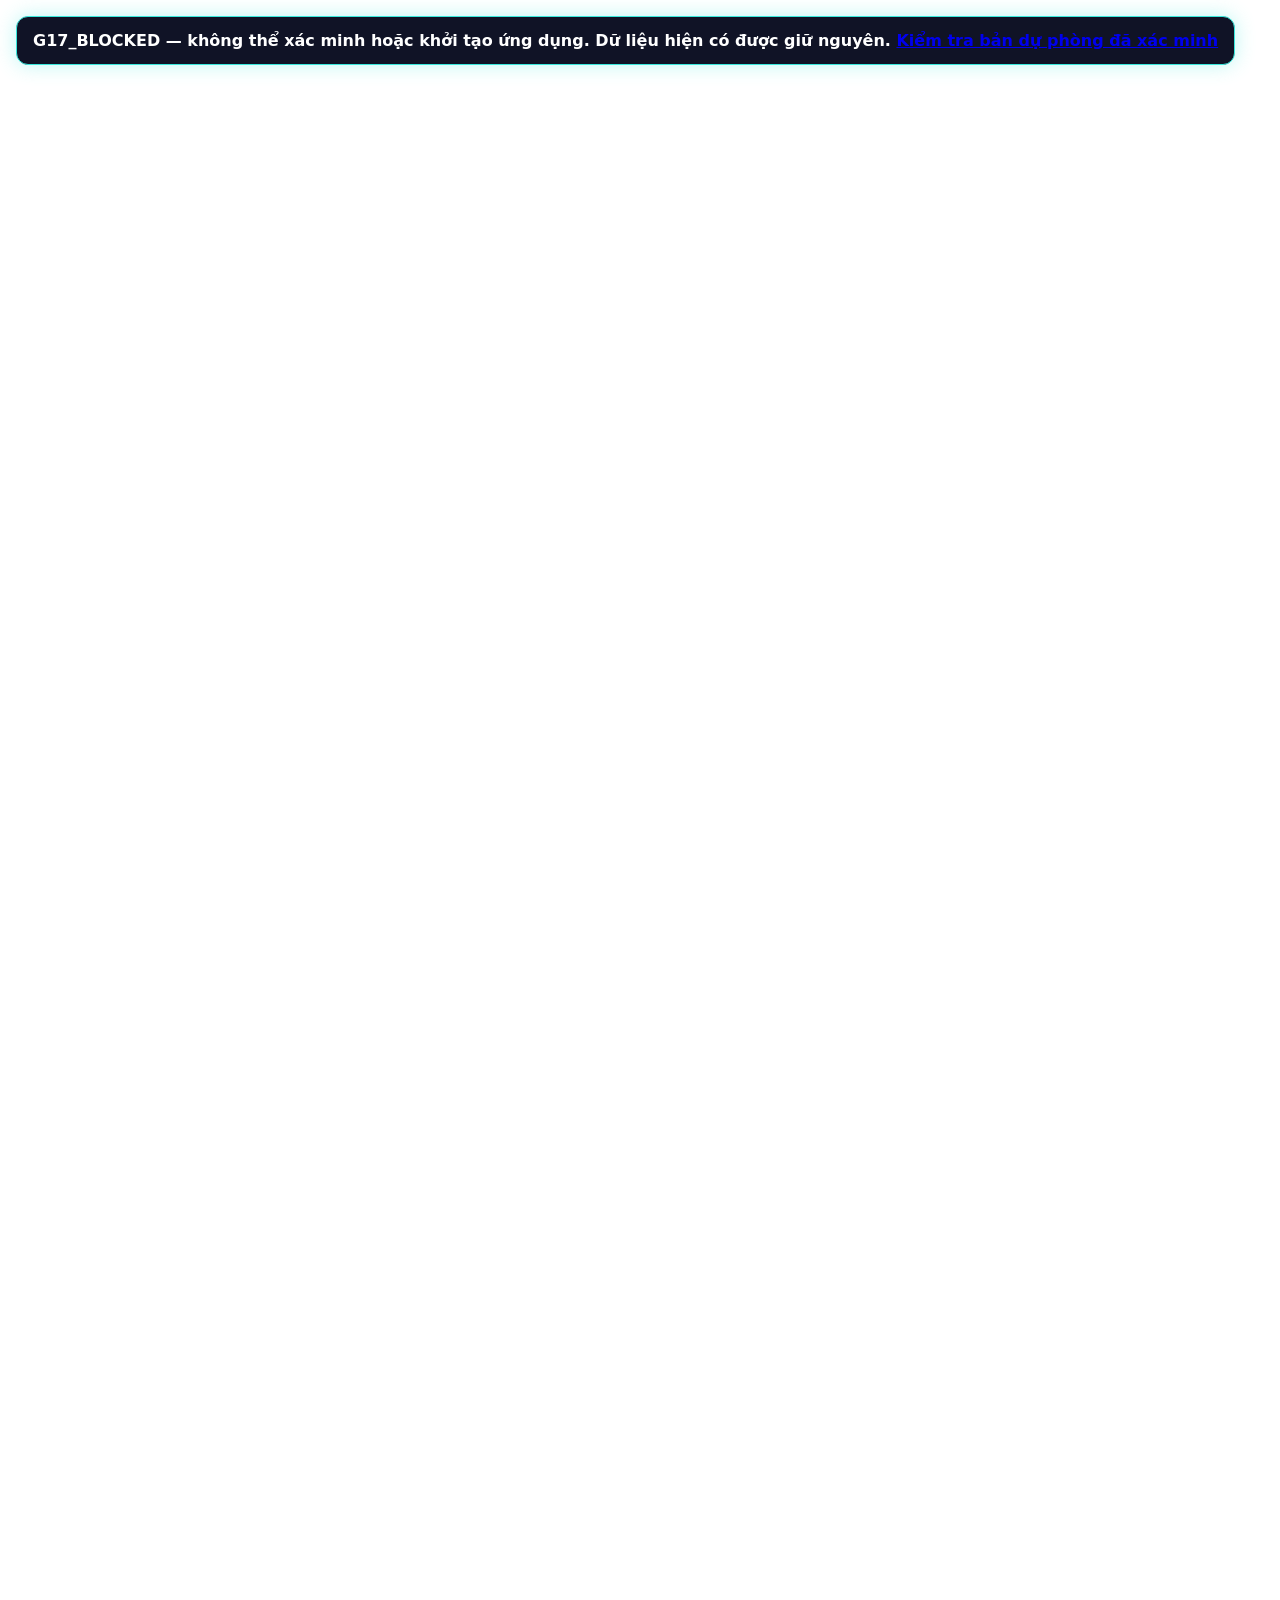
<file: r/5fee2d94af926f47b77223e1aa054dde1a5ebb7bbf7aeee0ca7ecbfa71ac7e55/index.html>
<!DOCTYPE html>
<html lang="vi">
<head>
    <meta charset="UTF-8">
    <meta name="viewport" content="width=device-width, initial-scale=1.0, maximum-scale=1.0, user-scalable=no, viewport-fit=cover">
    <title>Vua Bàn Nhậu - Trò Vui Bàn Tiệc</title>
    
    <!-- PWA & Mobile Meta -->
    <meta name="theme-color" content="#0a0618">
    <meta name="mobile-web-app-capable" content="yes">
    <meta name="apple-mobile-web-app-capable" content="yes">
    <meta name="apple-mobile-web-app-status-bar-style" content="black-translucent">
    <meta name="apple-mobile-web-app-title" content="Vua Bàn Nhậu">
    <link rel="manifest" href="manifest.json?v=5.18.5">
    <link rel="icon" href="[data-uri]" type="image/svg+xml">

    <!-- Stylesheets -->
    <link data-g17-style="css/style.css?v=5.18.5">
    <link data-g17-style="css/components.css?v=5.18.5">
    <link data-g17-style="css/phase2.css?v=5.18.5">
<link rel="apple-touch-icon" data-g17-href="assets/icons/app-icon-192.png">
<style id="g17-boot-lock">html:not([data-g17-app-ready]) body > :not(#g17-app-status):not(script){visibility:hidden!important;pointer-events:none!important}#g17-app-status{position:fixed;inset:1rem auto auto 1rem;z-index:2147483647;max-width:calc(100vw - 2rem);padding:.75rem 1rem;background:#101326;color:#fff;border:1px solid #38e8dc;border-radius:.75rem;font:600 16px/1.45 system-ui,sans-serif;box-shadow:0 0 20px #38e8dc55}</style>
</head>
<body>

    <!-- Background Neon Ambient Lights -->
    <div class="bg-glow-top"></div>
    <div class="bg-glow-bottom"></div>

    <!-- Celebration & Confetti Canvas -->
    <canvas id="confetti-canvas"></canvas>

    <!-- EPIC FX OVERLAY (Hiệu Ứng Hoành Tráng: Bom Nổ & Cá Sấu Cắn) -->
    <div id="epic-fx-overlay" class="epic-fx-overlay">
        <canvas id="epic-fx-canvas"></canvas>
        <div id="epic-flash-layer" class="epic-flash-layer"></div>
        <div id="epic-hazard-layer" class="epic-hazard-layer"></div>
        <div id="epic-banner-container" class="epic-banner-container" role="status" aria-live="assertive"></div>
    </div>

    <div id="app-root">
        <!-- Persistent App Bar -->
        <header class="app-header">
            <button class="brand-logo" onclick="window.app.navigate('home')" aria-label="Về trang chính">
                <img class="logo-badge" data-g17-src="assets/icons/app-icon.svg" alt="">
                <div>
                    <span class="brand-title">VUA BÀN NHẬU</span>
                    <span class="brand-subtitle">Party King Edition</span>
                </div>
            </button>
            <div class="header-actions">
                <span id="network-status" class="network-status" role="status" aria-live="polite" aria-hidden="true"></span>
                <button id="medium-switcher-btn" class="medium-pill-btn" onclick="window.app.openModal('medium-modal')" aria-label="Đổi vật phạt" title="Vật phạt"><svg class="ui-icon" aria-hidden="true"><use data-g17-href="assets/icons/game-icons.svg#beer"></use></svg><span class="medium-label">Bia / Không cồn</span><span class="caret" aria-hidden="true">▼</span></button>
                <button id="toggle-sound-btn" class="icon-btn" aria-label="Tắt âm thanh" aria-pressed="true" title="Âm thanh"><svg class="ui-symbol" aria-hidden="true"><use data-g17-href="assets/icons/game-icons.svg#speaker-on"></use></svg></button>
                <button id="toggle-fullscreen-btn" class="icon-btn header-fullscreen" aria-label="Toàn màn hình" aria-pressed="false" title="Toàn màn hình"><svg class="ui-symbol" aria-hidden="true"><use data-g17-href="assets/icons/game-icons.svg#fullscreen-enter"></use></svg></button>
                <button class="icon-btn header-menu-btn" onclick="window.app.openModal('settings-modal')" aria-label="Mở menu cài đặt" title="Cài đặt"><svg class="ui-symbol" aria-hidden="true"><use data-g17-href="assets/icons/game-icons.svg#menu"></use></svg></button>
            </div>
        </header>

        <!-- MAIN CONTAINER / SCREENS -->
        <main class="main-content">
            <!-- 1. HOME SCREEN: GAME SELECTOR -->
            <section id="screen-home" class="game-screen active">
                <div class="hero-banner">
                    <div class="hero-copy">
                        <span class="eyebrow">PARTY KING EDITION</span>
                        <h1>TRÒ VUI BÀN TIỆC</h1>
                        <p>Chọn một trò. Cả bàn cùng vui.</p>
                    </div>
                    <button class="hero-play-btn" onclick="window.app.playRandomGame()" aria-label="Chơi game ngẫu nhiên">
                        <span class="hero-play-icon" aria-hidden="true">▶</span>
                        <span>CHƠI NGAY</span>
                    </button>
                </div>

                <!-- Party Session Presets: kiểu bàn nhậu (5.13.0) -->
                <div class="party-presets-box">
                    <div class="section-title"><span>KIỂU BÀN NHẬU</span></div>
                    <div id="party-preset-group" class="party-preset-group" role="radiogroup" aria-label="Kiểu bàn nhậu">
                        <button class="preset-chip" type="button" role="radio" aria-checked="false" data-preset="default"><span class="preset-chip-icon" aria-hidden="true">🎯</span>Mặc Định</button>
                        <button class="preset-chip" type="button" role="radio" aria-checked="false" data-preset="quick"><span class="preset-chip-icon" aria-hidden="true">⚡</span>Chơi Nhanh</button>
                        <button class="preset-chip" type="button" role="radio" aria-checked="false" data-preset="classic"><span class="preset-chip-icon" aria-hidden="true">🎲</span>Kinh Điển</button>
                        <button class="preset-chip" type="button" role="radio" aria-checked="false" data-preset="lively"><span class="preset-chip-icon" aria-hidden="true">🔥</span>Náo Nhiệt</button>
                        <button class="preset-chip" type="button" role="radio" aria-checked="false" data-preset="light"><span class="preset-chip-icon" aria-hidden="true">🌿</span>Nhẹ Nhàng</button>
                        <button class="preset-chip preset-chip-custom" type="button" role="radio" aria-checked="false" data-preset="" hidden>Tùy Chỉnh</button>
                    </div>
                    <span id="party-preset-live" class="sr-only" role="status" aria-live="polite"></span>
                </div>

                <div class="home-toolbar">
                    <div class="section-title"><span>CHỌN TRÒ CHƠI</span><span class="section-count" id="game-count">10 trò</span></div>
                    <div class="game-filters" role="tablist" aria-label="Lọc trò chơi">
                        <button class="filter-chip active" data-filter="all" role="tab" aria-selected="true">Tất cả</button>
                        <button class="filter-chip" data-filter="quick" role="tab" aria-selected="false">Chơi nhanh</button>
                        <button class="filter-chip" data-filter="party" role="tab" aria-selected="false">Cả bàn</button>
                        <button class="filter-chip" data-filter="3d" role="tab" aria-selected="false">3D</button>
                    </div>
                </div>

                <div class="games-grid">
                    <!-- Game 1: Crocodile Dentist -->
                    <button class="game-card" data-game="crocodile" data-tags="quick party" style="--card-accent: #28a745; --card-glow: rgba(40, 167, 69, 0.4);" onclick="window.app.navigate('crocodile')">
                        <span class="card-tag tag-hot">Kinh Điển</span>
                        <img class="card-icon card-art-3d" data-g17-src="assets/art/crocodile-roulette-3d.webp" alt="" loading="lazy" decoding="async">
                        <h3>Khám Răng Cá Sấu</h3>
                        <span class="card-meta">2–8 người · 1 phút</span>
                    </button>

                    <!-- Game 2: Lucky Wheel -->
                    <button class="game-card" data-game="wheel" data-tags="quick party" style="--card-accent: #ff007f; --card-glow: rgba(255, 0, 127, 0.4);" onclick="window.app.navigate('wheel')">
                        <span class="card-tag tag-party">May Mắn</span>
                        <img class="card-icon card-art-3d" data-g17-src="assets/art/lucky-wheel-3d.webp" alt="" loading="lazy" decoding="async">
                        <h3>Vòng Quay May Mắn</h3>
                        <span class="card-meta">2–12 người · 30 giây</span>
                    </button>

                    <!-- Game 3: Finger Shock -->
                    <button class="game-card" data-game="finger" data-tags="quick party" style="--card-accent: #00f0ff; --card-glow: rgba(0, 240, 255, 0.4);" onclick="window.app.navigate('finger')">
                        <span class="card-tag tag-new">Đa Điểm</span>
                        <img class="card-icon card-art-3d" data-g17-src="assets/art/finger-touch-3d.webp" alt="" loading="lazy" decoding="async">
                        <h3>Chạm Ngón Tay</h3>
                        <span class="card-meta">2–4 người khuyến nghị · 1 lượt chạm</span>
                    </button>

                    <!-- Game 4: Bomb Rush -->
                    <button class="game-card" data-game="bomb" data-tags="quick party" style="--card-accent: #ffae00; --card-glow: rgba(255, 174, 0, 0.4);" onclick="window.app.navigate('bomb')">
                        <span class="card-tag tag-pro">Áp Lực</span>
                        <img class="card-icon card-art-3d" data-g17-src="assets/art/time-bomb-3d.webp" alt="" loading="lazy" decoding="async">
                        <h3>Quả Bom Hẹn Giờ</h3>
                        <span class="card-meta">3–10 người · 1–3 phút</span>
                    </button>

                    <!-- Game 5: Pirate Barrel Pop -->
                    <button class="game-card" data-game="pirate" data-tags="3d party" style="--card-accent: #ff3838; --card-glow: rgba(255, 56, 56, 0.4);" onclick="window.app.navigate('pirate')">
                        <span class="card-tag tag-hot">Hồi Hộp</span>
                        <img class="card-icon card-art-3d" data-g17-src="assets/art/pirate-barrel-3d.webp" alt="" loading="lazy" decoding="async">
                        <h3>Thùng Hải Tặc</h3>
                        <span class="card-meta">2–8 người · 2 phút</span>
                    </button>

                    <!-- Game 6: Party Dice 7-8-9 -->
                    <button class="game-card" data-game="dice" data-tags="3d party" style="--card-accent: #17c0eb; --card-glow: rgba(23, 192, 235, 0.4);" onclick="window.app.navigate('dice')">
                        <span class="card-tag tag-party">Kinh Điển</span>
                        <img class="card-icon card-art-3d dice-card-visual" data-g17-src="assets/art/dice-3d.webp" alt="" loading="lazy" decoding="async">
                        <h3>Xí Ngầu Bàn Tiệc</h3>
                        <span class="card-meta">2–10 người · 1–3 phút</span>
                    </button>

                    <!-- Game 7: Drinking Cards / King's Cup -->
                    <button class="game-card" data-game="cards" data-tags="party" style="--card-accent: #7158e2; --card-glow: rgba(113, 88, 226, 0.4);" onclick="window.app.navigate('cards')">
                        <span class="card-tag tag-new">Thách Thức</span>
                        <img class="card-icon card-art-3d" data-g17-src="assets/art/drinking-cards-3d.webp" alt="" loading="lazy" decoding="async">
                        <h3>Rút Thẻ Thách Đấu</h3>
                        <span class="card-meta">3–10 người · 5 phút</span>
                    </button>

                    <!-- Game 8: Spin the Bottle 3D -->
                    <button class="game-card" data-game="bottle" data-tags="3d quick party" style="--card-accent: #2ecc71; --card-glow: rgba(46, 204, 113, 0.4);" onclick="window.app.navigate('bottle')">
                        <span class="card-tag tag-hot">Chọn Người</span>
                        <img class="card-icon card-art-3d" data-g17-src="assets/art/spin-bottle-3d.webp" alt="" loading="lazy" decoding="async">
                        <h3>Xoay Chai Chọn Người</h3>
                        <span class="card-meta">2–12 người · 30 giây</span>
                    </button>

                    <!-- Game 9: Number Bomb 1-100 -->
                    <button class="game-card" data-game="numberbomb" data-tags="quick party" style="--card-accent: #e74c3c; --card-glow: rgba(231, 76, 60, 0.4);" onclick="window.app.navigate('numberbomb')">
                        <span class="card-tag tag-pro">Cân Não</span>
                        <img class="card-icon card-art-3d" data-g17-src="assets/art/number-bomb-3d.webp" alt="" loading="lazy" decoding="async">
                        <h3>Bom Số Bí Mật</h3>
                        <span class="card-meta">2–8 người · 2 phút</span>
                    </button>

                    <!-- Game 10: Never Have I Ever -->
                    <button class="game-card" data-game="neverhave" data-tags="party" style="--card-accent: #e056fd; --card-glow: rgba(224, 86, 253, 0.4);" onclick="window.app.navigate('neverhave')">
                        <span class="card-tag tag-party">Chia Sẻ</span>
                        <img class="card-icon card-art-3d" data-g17-src="assets/art/never-have-i-ever-3d.webp" alt="" loading="lazy" decoding="async">
                        <h3>Tôi Chưa Từng...</h3>
                        <span class="card-meta">3–12 người · 5 phút</span>
                    </button>
                </div>

                <div id="games-empty-state" class="games-empty-state" hidden>
                    <p>Không còn trò chơi nào khớp bộ lọc trong kiểu bàn nhậu hiện tại.</p>
                </div>

                <!-- Quick Random Penalty Dock -->
                <div class="quick-penalty-box">
                    <div class="quick-penalty-actions">
                        <button class="neon-button primary-btn" type="button" id="quick-penalty-btn" onclick="window.app.showRandomPenalty()">
                            <svg class="cta-icon" aria-hidden="true"><use data-g17-href="assets/icons/game-icons.svg#bolt"></use></svg>
                            <span>BỐC ÁN PHẠT TỨC THÌ</span>
                            <span class="cta-hint">1 chạm</span>
                        </button>
                        <button class="neon-button history-open-btn" type="button" id="history-open-btn" aria-label="Mở lịch sử buổi nhậu">
                            <span aria-hidden="true">▤</span>
                            <span>LỊCH SỬ</span>
                        </button>
                    </div>
                </div>
            </section>

            <!-- 2. GAME SCREEN: CROCODILE DENTIST -->
            <section id="screen-crocodile" class="game-screen">
                <div id="crocodile-game-container"></div>
            </section>

            <!-- 3. GAME SCREEN: LUCKY WHEEL -->
            <section id="screen-wheel" class="game-screen">
                <div id="wheel-game-container"></div>
            </section>

            <!-- 4. GAME SCREEN: FINGER SHOCK ROULETTE -->
            <section id="screen-finger" class="game-screen">
                <div id="finger-game-container"></div>
            </section>

            <!-- 5. GAME SCREEN: TICKING BOMB RUSH -->
            <section id="screen-bomb" class="game-screen">
                <div id="bomb-game-container"></div>
            </section>

            <!-- 6. GAME SCREEN: PIRATE BARREL POP -->
            <section id="screen-pirate" class="game-screen">
                <div class="game-layout pirate-stage">
                    <div class="game-top-bar">
                        <button class="back-btn" onclick="window.app.navigate('home')"><svg class="ui-icon" aria-hidden="true"><use data-g17-href="assets/icons/game-icons.svg#back"></use></svg> Trang chính</button>
                        <div class="croc-counter-badge" id="pirate-turn-indicator">Lượt đâm: 1</div>
                        <div class="pirate-select-group">
                            <div class="pirate-hole-select-box">
                                <label for="pirate-slot-count-select">Khe:</label>
                                <select id="pirate-slot-count-select" class="mini-select" aria-label="Số khe trên thùng">
                                    <option value="8">8 khe</option>
                                    <option value="12" selected>12 khe</option>
                                    <option value="16">16 khe</option>
                                </select>
                            </div>
                            <div class="trap-select-box">
                                <label for="pirate-trap-select">Bẫy:</label>
                                <select id="pirate-trap-select" class="mini-select">
                                    <option value="1">1 bẫy</option>
                                    <option value="2">2 bẫy</option>
                                    <option value="3">3 bẫy</option>
                                </select>
                            </div>
                        </div>
                    </div>

                    <div class="pirate-arena-wrapper">
                        <div class="pirate-barrel-backdrop" aria-hidden="true"></div>
                        <div id="pirate-character" class="pirate-character">
                            <div class="pirate-bicorn">
                                <svg class="hat-feather" aria-hidden="true"><use data-g17-href="assets/icons/game-icons.svg#bolt"></use></svg>
                                <div class="hat-body">
                                    <svg class="hat-skull" aria-hidden="true"><use data-g17-href="assets/icons/game-icons.svg#skull"></use></svg>
                                </div>
                            </div>
                            <div class="pirate-head">
                                <svg class="pirate-face-emoji" aria-hidden="true"><use data-g17-href="assets/icons/game-icons.svg#pirate-face"></use></svg>
                            </div>
                            <div class="pirate-hands">
                                <svg class="pirate-hand hand-left" aria-hidden="true"><use data-g17-href="assets/icons/game-icons.svg#bolt"></use></svg>
                                <svg class="pirate-hand hand-right" aria-hidden="true"><use data-g17-href="assets/icons/game-icons.svg#bolt"></use></svg>
                            </div>
                        </div>
                        <div id="pirate-barrel" class="pirate-barrel">
                            <div class="barrel-top-rim"></div>
                            <div class="barrel-ring top-ring"></div>
                            <div class="barrel-wood-overlay"></div>
                            <div class="barrel-ring bottom-ring"></div>
                            <div id="pirate-slots-grid" class="pirate-slots-grid"></div>
                        </div>
                        <div class="pirate-action-legend" aria-hidden="true">
                            <svg class="legend-icon" viewBox="0 0 64 64"><use data-g17-href="assets/icons/game-icons.svg#bolt"></use></svg><span>Chọn một khe · đâm kiếm · né lò xo</span>
                        </div>
                        <div id="pirate-epic-badge" class="pirate-epic-badge" style="display:none;" role="status" aria-live="assertive"></div>
                    </div>

                    <div id="pirate-penalty-banner" class="pirate-penalty-banner" style="display:none;" role="status" aria-live="polite"></div>

                    <div class="game-bottom-bar">
                        <div id="pirate-status" class="game-status-text" role="status" aria-live="polite">Cẩn thận! Chọn một khe để đâm kiếm vào thùng...</div>
                        <button id="pirate-reset-btn" class="neon-button primary-btn"><svg class="cta-icon" aria-hidden="true"><use data-g17-href="assets/icons/game-icons.svg#refresh"></use></svg> LƯỢT MỚI</button>
                    </div>
                </div>
            </section>

            <!-- 7. GAME SCREEN: PARTY DICE 7-8-9 -->
            <section id="screen-dice" class="game-screen">
                <div class="game-layout dice-stage">
                    <div class="game-top-bar">
                        <button class="back-btn" onclick="window.app.navigate('home')"><svg class="ui-icon" aria-hidden="true"><use data-g17-href="assets/icons/game-icons.svg#back"></use></svg> Trang chính</button>
                        <div class="dice-mode-switch">
                            <select id="dice-mode-select" class="mini-select" aria-label="Chế độ chơi xúc xắc">
                                <option value="789">Luật 7 - 8 - 9 (Kinh điển)</option>
                                <option value="battle">Tài Xỉu / Đua Điểm (3 Xúc Xắc)</option>
                            </select>
                        </div>
                    </div>

                    <div id="dice-pot-display" class="dice-pot-display"></div>

                    <div class="dice-arena-wrapper">
                        <div class="dice-hero-mark" aria-hidden="true">
                            <img class="dice-hero-art" data-g17-src="assets/art/dice-game-3d.webp" alt="">
                            <span>LẮC ĐỂ MỞ</span>
                        </div>
                        <div id="dice-shaker-cup" class="dice-shaker-cup" aria-hidden="true">
                            <div class="cup-lid"><svg class="stage-icon" aria-hidden="true"><use data-g17-href="assets/icons/game-icons.svg#cup"></use></svg><span>BÁT LẮC</span><svg class="stage-icon" aria-hidden="true"><use data-g17-href="assets/icons/game-icons.svg#cup"></use></svg></div>
                        </div>
                        <div class="dice-viewport" aria-label="Khu vực lắc xúc xắc">
                            <canvas id="dice-webgl-canvas" aria-hidden="true"></canvas>
                            <div id="dice-table" class="dice-table dice-css-fallback" hidden></div>
                        </div>
                    </div>

                    <div id="dice-result-banner" class="dice-result-container" role="status" aria-live="polite">
                        <span class="dice-hint">Bấm nút "LẮC XÍ NGẦU" để mở bát!</span>
                    </div>

                    <div id="dice-live-result" class="sr-only" role="status" aria-live="polite"></div>

                    <div id="dice-rule-info" class="dice-rule-info"></div>

                    <div class="game-bottom-bar">
                        <button id="dice-roll-btn" class="neon-button primary-btn pulse-glow" type="button" aria-label="Lắc xí ngầu"><svg class="cta-icon" aria-hidden="true"><use data-g17-href="assets/icons/game-icons.svg#dice"></use></svg><span class="dice-cta-label">LẮC XÍ NGẦU</span></button>
                    </div>
                </div>
            </section>

            <!-- 8. GAME SCREEN: DRINKING CARDS -->
            <section id="screen-cards" class="game-screen">
                <div class="game-layout cards-stage">
                    <div class="game-top-bar">
                        <button class="back-btn" onclick="window.app.navigate('home')"><svg class="ui-icon" aria-hidden="true"><use data-g17-href="assets/icons/game-icons.svg#back"></use></svg> Trang chính</button>
                        <div id="cards-left-counter" class="croc-counter-badge">Còn lại: 57 thẻ</div>
                        <button id="card-shuffle-btn" class="action-btn-small"><svg class="ui-icon" aria-hidden="true"><use data-g17-href="assets/icons/game-icons.svg#shuffle"></use></svg> Xáo Lại</button>
                    </div>

                    <div class="cards-filter-bar">
                        <button class="card-filter-pill active" data-category="all">Tất Cả</button>
                        <button class="card-filter-pill" data-category="drink">Án phạt</button>
                        <button class="card-filter-pill" data-category="truth">Nói Thật</button>
                        <button class="card-filter-pill" data-category="dare">Thách Đấu</button>
                        <button class="card-filter-pill" data-category="king">Luật Vua</button>
                    </div>

                    <div class="phase-b-stage-badge cards-hero-mark" aria-hidden="true">
                        <svg class="phase-b-stage-icon"><use data-g17-href="assets/icons/game-icons.svg#cards"></use></svg>
                        <span>RÚT · LẬT · CÙNG VUI</span>
                    </div>

                    <div class="card-arena-wrapper">
                        <div id="card-3d-box" class="card-3d-box">
                            <div class="card-inner">
                                <div class="card-face card-back">
                                    <div class="card-back-pattern">
                                        <div class="card-corner tl">♠</div>
                                        <div class="card-corner tr">♥</div>
                                        <div class="card-corner bl">♣</div>
                                        <div class="card-corner br">♦</div>
                                        <div class="card-back-crest">
                                            <svg class="card-back-crown" aria-hidden="true"><use data-g17-href="assets/icons/game-icons.svg#crown"></use></svg>
                                            <svg class="card-back-icon" aria-hidden="true"><use data-g17-href="assets/icons/game-icons.svg#cup"></use></svg>
                                        </div>
                                        <span class="card-back-title">VUA BÀN NHẬU</span>
                                        <span class="card-back-sub">PARTY KING EDITION</span>
                                        <span class="card-back-tap">Chạm để rút thẻ</span>
                                    </div>
                                </div>
                                <div class="card-face card-front">
                                    <div class="card-front-header">
                                        <div id="card-type-badge" class="card-badge badge-drink">ÁN PHẠT NHẸ</div>
                                    </div>
                                    <svg id="card-front-icon" class="card-big-icon" aria-hidden="true"><use data-g17-href="assets/icons/game-icons.svg#penalty-drink"></use></svg>
                                    <h3 id="card-front-title" class="card-title">Mức Nhẹ</h3>
                                    <div class="card-desc-box">
                                        <p id="card-front-desc" class="card-desc">Người bốc thẻ chọn thực hiện án phạt nhẹ hoặc bỏ qua.</p>
                                    </div>
                                    <div class="card-front-footer">
                                        <span class="card-watermark">VUA BÀN NHẬU</span>
                                    </div>
                                </div>
                            </div>
                        </div>
                    </div>

                    <div class="game-bottom-bar">
                        <button id="card-draw-btn" class="neon-button primary-btn pulse-glow"><svg class="cta-icon" aria-hidden="true"><use data-g17-href="assets/icons/game-icons.svg#cards"></use></svg> RÚT THẺ KẾ TIẾP</button>
                    </div>
                </div>
            </section>

            <!-- 8. GAME SCREEN: SPIN THE BOTTLE 3D -->
            <section id="screen-bottle" class="game-screen">
                <div class="game-layout bottle-stage">
                    <div class="game-top-bar">
                        <button class="back-btn" onclick="window.app.navigate('home')"><svg class="ui-icon" aria-hidden="true"><use data-g17-href="assets/icons/game-icons.svg#back"></use></svg> Trang chính</button>
                        <div class="bottle-options-bar">
                            <select id="bottle-type-select" class="mini-select" aria-label="Loại chai">
                                <option value="beer">Chai xanh</option>
                                <option value="whisky">Chai hổ phách</option>
                                <option value="soju">Chai trong</option>
                                <option value="wine">Chai vang</option>
                            </select>
                            <select id="bottle-mode-select" class="mini-select" aria-label="Chế độ xoay">
                                <option value="single">Chỉ 1 người</option>
                                <option value="duel">Đối đầu (2 người)</option>
                            </select>
                        </div>
                    </div>

                    <div class="bottle-arena-wrapper">
                        <div class="phase-b-stage-badge bottle-hero-mark" aria-hidden="true">
                            <svg class="phase-b-stage-icon"><use data-g17-href="assets/icons/game-icons.svg#bottle"></use></svg>
                            <span>GHẾ 1 · 12 GIỜ</span>
                        </div>
                        <div class="bottle-compass-ring"></div>
                        <div id="bottle-seats" class="bottle-seat-ring" role="group" aria-label="Vòng số người chơi"></div>
                        <div id="bottle-wrapper" class="bottle-touch-zone">
                            <div id="bottle-3d" class="bottle-3d bottle-beer" aria-hidden="true"></div>
                        </div>
                    </div>

                    <div id="bottle-result-banner" class="bottle-result-box" style="display: none;" role="status" aria-live="polite"></div>

                    <div class="game-bottom-bar">
                        <label class="bottle-seat-setup" for="bottle-seat-count">Số người
                            <select id="bottle-seat-count" class="mini-select">
                                <option value="2">2 người</option>
                                <option value="3">3 người</option>
                                <option value="4" selected>4 người</option>
                                <option value="5">5 người</option>
                                <option value="6">6 người</option>
                                <option value="7">7 người</option>
                                <option value="8">8 người</option>
                                <option value="9">9 người</option>
                                <option value="10">10 người</option>
                                <option value="11">11 người</option>
                                <option value="12">12 người</option>
                            </select>
                        </label>
                        <div id="bottle-status" class="game-status-text" role="status" aria-live="polite">Vuốt mạnh hoặc bấm “XOAY CHAI” để chọn người.</div>
                        <button id="bottle-spin-btn" class="neon-button primary-btn pulse-glow"><svg class="cta-icon" aria-hidden="true"><use data-g17-href="assets/icons/game-icons.svg#refresh"></use></svg> XOAY CHAI NGAY</button>
                    </div>
                </div>
            </section>

            <!-- 9. GAME SCREEN: NUMBER BOMB (BOM SỐ BÍ MẬT 1 - 100) -->
            <section id="screen-numberbomb" class="game-screen">
                <div class="game-layout nbomb-stage">
                    <div class="game-top-bar">
                        <button class="back-btn" onclick="window.app.navigate('home')"><svg class="ui-icon" aria-hidden="true"><use data-g17-href="assets/icons/game-icons.svg#back"></use></svg> Trang chính</button>
                        <div id="nbomb-turn-badge" class="croc-counter-badge">Lượt: 1</div>
                        <div class="nbomb-range-box">
                            <select id="nbomb-range-select" class="mini-select" aria-label="Phạm vi số">
                                <option value="100">1 - 100</option>
                                <option value="50">1 - 50</option>
                                <option value="200">1 - 200</option>
                            </select>
                        </div>
                    </div>

                    <div class="nbomb-arena-wrapper">
                        <div class="phase-b-stage-badge nbomb-hero-mark" aria-hidden="true">
                            <svg class="phase-b-stage-icon"><use data-g17-href="assets/icons/game-icons.svg#bomb"></use></svg>
                            <span>ĐOÁN HẸP DẦN · TRÁNH SỐ BÍ MẬT</span>
                        </div>
                        <svg id="nbomb-icon" class="nbomb-bomb-icon" aria-hidden="true"><use data-g17-href="assets/icons/game-icons.svg#bomb"></use></svg>
                        
                        <div class="nbomb-range-display">
                            <span class="nbomb-bound" id="nbomb-min">1</span>
                            <span class="nbomb-divider">?</span>
                            <span class="nbomb-bound" id="nbomb-max">100</span>
                        </div>

                        <div class="nbomb-progress-wrap">
                            <div id="nbomb-danger-bar" class="nbomb-danger-bar"></div>
                        </div>

                        <div class="nbomb-input-box">
                            <span class="nbomb-input-label">Số đoán:</span>
                            <span id="nbomb-input" class="nbomb-input-value">—</span>
                        </div>
                    </div>

                    <div id="nbomb-result-banner" class="nbomb-result-container" style="display: none;" role="status" aria-live="polite"></div>

                    <!-- Virtual Numpad -->
                    <div id="nbomb-numpad" class="nbomb-numpad-grid">
                        <button class="numpad-btn" data-key="1">1</button>
                        <button class="numpad-btn" data-key="2">2</button>
                        <button class="numpad-btn" data-key="3">3</button>
                        <button class="numpad-btn" data-key="4">4</button>
                        <button class="numpad-btn" data-key="5">5</button>
                        <button class="numpad-btn" data-key="6">6</button>
                        <button class="numpad-btn" data-key="7">7</button>
                        <button class="numpad-btn" data-key="8">8</button>
                        <button class="numpad-btn" data-key="9">9</button>
                        <button class="numpad-btn key-action" data-key="clear">C</button>
                        <button class="numpad-btn" data-key="0">0</button>
                        <button class="numpad-btn key-action" data-key="back">⌫</button>
                        <button class="numpad-btn key-submit" data-key="enter">↵ GỬI SỐ ĐOÁN</button>
                    </div>

                    <div class="game-bottom-bar" style="margin-top: 4px;">
                        <div id="nbomb-status" class="game-status-text" role="status" aria-live="polite">Nhập số và bấm "GỬI SỐ ĐOÁN" để thăm dò bom!</div>
                        <button id="nbomb-reset-btn" class="neon-button primary-btn" style="display: none;"><svg class="cta-icon" aria-hidden="true"><use data-g17-href="assets/icons/game-icons.svg#refresh"></use></svg> VÁN MỚI</button>
                    </div>
                </div>
            </section>

            <!-- 10. GAME SCREEN: NEVER HAVE I EVER (TÔI CHƯA TỪNG...) -->
            <section id="screen-neverhave" class="game-screen">
                <div class="game-layout never-stage">
                    <div class="game-top-bar">
                        <button class="back-btn" onclick="window.app.navigate('home')"><svg class="ui-icon" aria-hidden="true"><use data-g17-href="assets/icons/game-icons.svg#back"></use></svg> Trang chính</button>
                        <div id="never-counter-badge" class="croc-counter-badge">Câu: 1 / 44</div>
                        <button id="never-shuffle-btn" class="action-btn-small"><svg class="ui-icon" aria-hidden="true"><use data-g17-href="assets/icons/game-icons.svg#shuffle"></use></svg> Trộn Câu</button>
                    </div>

                    <div class="never-filter-bar">
                        <button class="never-filter-pill active" data-category="all">Tất Cả</button>
                        <button class="never-filter-pill" data-category="funny">Chuyện vui</button>
                        <button class="never-filter-pill" data-category="party">Bàn tiệc</button>
                        <button class="never-filter-pill" data-category="spicy">Hẹn hò</button>
                        <button class="never-filter-pill" data-category="life">Đi Làm / Học</button>
                    </div>

                    <div class="never-arena-wrapper">
                        <div class="phase-b-stage-badge never-hero-mark" aria-hidden="true">
                            <svg class="phase-b-stage-icon"><use data-g17-href="assets/icons/game-icons.svg#question"></use></svg>
                            <span>AI ĐÃ TỪNG · CÓ THỂ CHIA SẺ</span>
                        </div>
                        <div id="never-card-box" class="never-card">
                            <div id="never-cat-badge" class="never-badge badge-funny">CHUYỆN VUI</div>
                            <div class="never-quote-icon">“</div>
                            <p id="never-prompt-text" class="never-prompt-text">Tôi chưa từng... mang hai chiếc tất khác màu mà không nhận ra.</p>
                            <div class="never-rule-tag">
                                <span>Ai muốn chia sẻ có thể chọn “Đã từng”; luôn có thể bỏ qua.</span>
                            </div>
                        </div>
                    </div>

                    <div class="never-actions-row">
                        <button id="never-done-btn" class="never-choice-btn btn-drank">
                            <span>ĐÃ TỪNG</span>
                            <small>(Chọn nếu muốn chia sẻ)</small>
                        </button>
                        <button id="never-no-btn" class="never-choice-btn btn-safe">
                            <span>CHƯA TỪNG</span>
                            <small>(Chưa trải qua điều này)</small>
                        </button>
                    </div>

                    <div class="game-bottom-bar">
                        <button id="never-pass-btn" class="neon-button ghost-btn never-pass-btn"><svg class="cta-icon" aria-hidden="true"><use data-g17-href="assets/icons/game-icons.svg#shuffle"></use></svg> BỎ QUA</button>
                    </div>
                </div>
            </section>
        </main>
    </div>

    <div id="tutorial-toast" class="tutorial-toast" role="status" aria-live="polite" aria-hidden="true">
        <svg class="tutorial-toast-icon" aria-hidden="true"><use data-g17-href="assets/icons/game-icons.svg#question"></use></svg>
        <span id="tutorial-toast-text"></span>
        <button id="tutorial-toast-close" class="tutorial-toast-close" type="button" aria-label="Đóng hướng dẫn">×</button>
    </div>

    <!-- ================= MODALS ================= -->

    <!-- 1. PENALTY RESULT MODAL -->
    <div id="penalty-modal" class="modal-overlay" role="dialog" aria-modal="true" aria-labelledby="penalty-title" aria-hidden="true">
        <div class="modal-content" tabindex="-1">
            <div class="modal-header">
                <h3 id="penalty-title">Kết quả</h3>
                <button class="close-modal-btn" type="button" aria-label="Đóng án phạt" onclick="window.app.closePenaltyModal()">✕</button>
            </div>
            <div class="penalty-modal-body">
                <svg id="penalty-icon" class="penalty-icon-bounce" aria-hidden="true"><use data-g17-href="assets/icons/game-icons.svg#penalty-drink"></use></svg>
                <div id="penalty-sub" class="game-subtitle">Kết quả lượt này:</div>
                <div id="penalty-badge" class="penalty-badge badge-drink">Án phạt nhẹ</div>
                <div id="penalty-text" class="penalty-text-highlight">Bạn có thể thực hiện hoặc bỏ qua.</div>
            </div>
            <div id="penalty-actions" class="modal-actions-box">
                <button class="neon-button primary-btn" onclick="window.app.closePenaltyModal()">
                    TIẾP TỤC
                </button>
            </div>
        </div>
    </div>

    <!-- 2. PENALTY SETTINGS & MANAGER MODAL -->
    <div id="settings-modal" class="modal-overlay" role="dialog" aria-modal="true" aria-labelledby="settings-modal-title" aria-hidden="true">
        <div class="modal-content" tabindex="-1">
            <div class="modal-header">
                <h3 id="settings-modal-title"><svg class="ui-icon" aria-hidden="true"><use data-g17-href="assets/icons/game-icons.svg#bolt"></use></svg> Quản lý án phạt</h3>
                <button class="close-modal-btn" type="button" aria-label="Đóng quản lý án phạt" onclick="window.app.closeModal('settings-modal')">✕</button>
            </div>
            
            <p class="game-subtitle modal-intro">Thêm án phạt riêng hoặc chọn thể loại phù hợp với bàn tiệc.</p>

            <div class="phase-d-preference" role="group" aria-label="Tùy chọn trải nghiệm">
                <div class="phase-d-preference-copy">
                    <svg class="ui-icon" aria-hidden="true"><use data-g17-href="assets/icons/game-icons.svg#bolt"></use></svg>
                    <span>
                        <strong>Rung phản hồi</strong>
                        <small id="haptics-toggle-description">Rung nhẹ khi chạm, rung mạnh khi có biến.</small>
                    </span>
                </div>
                <button id="toggle-haptics-btn" class="phase-d-toggle" type="button" aria-pressed="true" aria-label="Tắt rung phản hồi">
                    <span class="phase-d-toggle-track" aria-hidden="true"><span class="phase-d-toggle-thumb"></span></span>
                    <span id="haptics-toggle-label">Bật</span>
                </button>
            </div>
            
            <!-- Category Filters -->
            <div class="settings-category-group">
                <label class="touch-target-label touch-target-label-inline settings-filter-chip">
                    <input type="checkbox" data-penalty-category="drink" checked onchange="if (!window.penaltyManager.toggleCategory('drink')) window.app.syncPenaltyFilterInputs()"> <svg class="ui-icon" aria-hidden="true"><use data-g17-href="assets/icons/game-icons.svg#beer"></use></svg> Mức Nhẹ
                </label>
                <label class="touch-target-label touch-target-label-inline settings-filter-chip">
                    <input type="checkbox" data-penalty-category="perform" checked onchange="if (!window.penaltyManager.toggleCategory('perform')) window.app.syncPenaltyFilterInputs()"> <svg class="ui-icon" aria-hidden="true"><use data-g17-href="assets/icons/game-icons.svg#penalty-perform"></use></svg> Văn Nghệ
                </label>
                <label class="touch-target-label touch-target-label-inline settings-filter-chip">
                    <input type="checkbox" data-penalty-category="dare" checked onchange="if (!window.penaltyManager.toggleCategory('dare')) window.app.syncPenaltyFilterInputs()"> <svg class="ui-icon" aria-hidden="true"><use data-g17-href="assets/icons/game-icons.svg#penalty-dare"></use></svg> Thách Đố
                </label>
            </div>

            <!-- Scrollable Penalty List -->
            <div id="penalties-editor-list" class="modal-scroll-list"></div>

            <!-- Add New Penalty Form -->
            <div class="add-slice-box">
                <select id="new-penalty-type" aria-label="Loại án phạt mới">
                    <option value="drink">Mức nhẹ</option>
                    <option value="perform">Hát / Nhảy</option>
                    <option value="dare">Thách</option>
                    <option value="safe">Thoát</option>
                </select>
                <input type="text" id="new-penalty-text" class="settings-grow" aria-label="Nội dung án phạt mới" aria-describedby="new-penalty-error" aria-invalid="false" placeholder="Nhập án phạt mới...">
                <button class="add-btn" type="button" onclick="window.app.addNewCustomPenalty()">Thêm</button>
            </div>
            <p id="new-penalty-error" class="field-validation-message" role="status" hidden></p>

            <div class="settings-reset-row">
                <button class="action-btn-small" onclick="window.app.resetPenaltiesToDefault()"><svg class="ui-icon" aria-hidden="true"><use data-g17-href="assets/icons/game-icons.svg#refresh"></use></svg> Khôi Phục Mặc Định</button>
                <button id="penalties-opt-in-btn" class="action-btn-small" type="button" onclick="window.app.addApprovedPenaltiesAfterOptIn()" hidden>Thêm 6 án phạt mới</button>
                <button class="action-btn-small" type="button" onclick="window.app.resetPenaltyFiltersOnly()">Khôi phục bộ lọc</button>
            </div>

            <p id="penalties-storage-status" class="field-validation-message" role="alert" hidden></p>

            <div class="settings-privacy-row">
                <div>
                    <strong>Quyền riêng tư</strong>
                    <p>Dữ liệu phiên chơi và tên người chơi chỉ được lưu trên thiết bị.</p>
                </div>
                <a class="action-btn-small settings-privacy-link" href="privacy.html">Xem chính sách</a>
            </div>
        </div>
    </div>

    <!-- 3. WHEEL SLICES EDITOR MODAL -->
    <div id="wheel-editor-modal" class="modal-overlay" role="dialog" aria-modal="true" aria-labelledby="wheel-editor-modal-title" aria-hidden="true">
        <div class="modal-content" tabindex="-1">
            <div class="modal-header">
                <h3 id="wheel-editor-modal-title"><svg class="ui-icon" aria-hidden="true"><use data-g17-href="assets/icons/game-icons.svg#target"></use></svg> Tùy Chỉnh Ô Vòng Quay</h3>
                <button class="close-modal-btn" type="button" aria-label="Đóng tùy chỉnh vòng quay" onclick="window.app.closeModal('wheel-editor-modal')">✕</button>
            </div>
            
            <p class="game-subtitle modal-intro">Chỉnh sửa nội dung từng nan quạt trên vòng quay:</p>
            
            <div id="wheel-items-list" class="modal-scroll-list"></div>

            <div class="add-slice-box">
                <input type="text" id="new-slice-input" class="settings-grow" aria-label="Nội dung ô vòng quay mới" aria-describedby="wheel-slice-error" aria-invalid="false" placeholder="Thêm ô mới, ví dụ: Hát một câu">
                <button class="add-btn" type="button" onclick="window.wheelGame.addNewSlice()">Thêm Ô</button>
            </div>
            <p id="wheel-slice-error" class="field-validation-message" role="status" hidden></p>
            <div class="settings-reset-row">
                <button class="action-btn-small" type="button" onclick="window.wheelGame.resetWheelToBase()">Khôi phục Wheel về Gốc 12</button>
                <button class="action-btn-small" type="button" onclick="window.wheelGame.deleteSavedCustomWheel()">Xóa Wheel tùy chỉnh</button>
            </div>

        </div>
    </div>

    <!-- 4. CROCODILE SETTINGS MODAL -->
    <div id="croc-settings-modal" class="modal-overlay" role="dialog" aria-modal="true" aria-labelledby="croc-settings-modal-title" aria-hidden="true">
        <div class="modal-content" tabindex="-1">
            <div class="modal-header">
                <h3 id="croc-settings-modal-title"><svg class="ui-icon" aria-hidden="true"><use data-g17-href="assets/icons/game-icons.svg#crocodile"></use></svg> Thiết Lập Khám Răng</h3>
                <button class="close-modal-btn" type="button" aria-label="Đóng thiết lập khám răng" onclick="window.app.closeModal('croc-settings-modal')">✕</button>
            </div>
            
            <div class="modal-body">
                <!-- 1. Số lượng răng sâu -->
                <div class="croc-setting-card">
                    <div class="settings-row">
                        <span class="settings-label"><svg class="ui-icon" aria-hidden="true"><use data-g17-href="assets/icons/game-icons.svg#crocodile"></use></svg> Số Lượng Răng Sâu:</span>
                        <span id="modal-bad-count-badge" class="settings-badge">1 răng</span>
                    </div>
                    <p class="settings-help">Càng nhiều răng sâu, lượt chơi càng bất ngờ.</p>
                    <div id="modal-bad-teeth-selector" class="settings-selector-row"></div>
                </div>

                <!-- 2. Tổng số răng -->
                <div class="croc-setting-card">
                    <div class="settings-row">
                        <span class="settings-label"><svg class="ui-icon" aria-hidden="true"><use data-g17-href="assets/icons/game-icons.svg#crocodile"></use></svg> Tổng Số Răng Cá Sấu:</span>
                        <span id="modal-total-teeth-badge" class="settings-badge">16 răng</span>
                    </div>
                    <p class="settings-help">Số răng chia đều cho 2 hàm (trên và dưới):</p>
                    <div id="modal-total-teeth-selector" class="settings-selector-grid"></div>
                </div>

                <!-- 3. Luật chơi khi bị cắn -->
                <div class="croc-setting-card">
                    <span class="settings-label"><svg class="ui-icon" aria-hidden="true"><use data-g17-href="assets/icons/game-icons.svg#bolt"></use></svg> Khi Có Người Bị Cắn:</span>
                    <label class="touch-target-label settings-option">
                        <input type="radio" name="croc-continue-mode" value="continue" checked onchange="window.crocodileGame.setContinueMode('continue')">
                        <span><strong>Mở hàm chơi tiếp:</strong> Cắn xong mở lại miệng để người sau tiếp tục đến khi hết răng sâu.</span>
                    </label>
                    <label class="touch-target-label settings-option">
                        <input type="radio" name="croc-continue-mode" value="end" onchange="window.crocodileGame.setContinueMode('end')">
                        <span><strong>Cắn một lần hết ván:</strong> Người đầu tiên bị cắn sẽ kết thúc ván.</span>
                    </label>
                </div>
            </div>

            <button class="neon-button primary-btn" onclick="window.app.closeModal('croc-settings-modal'); window.crocodileGame.resetGame();">
                ÁP DỤNG & CHƠI VÁN MỚI
            </button>
        </div>
    </div>

    <!-- 5. PENALTY MEDIUM MODAL (Chọn Vật Phạt Toàn App) -->
    <div id="medium-modal" class="modal-overlay" role="dialog" aria-modal="true" aria-labelledby="medium-modal-title" aria-hidden="true">
        <div class="modal-content" tabindex="-1">
            <div class="modal-header">
                <h3 id="medium-modal-title"><svg class="ui-icon" aria-hidden="true"><use data-g17-href="assets/icons/game-icons.svg#refresh"></use></svg> Chọn vật phạt</h3>
                <button class="close-modal-btn" type="button" aria-label="Đóng tùy chọn vật phạt" onclick="window.app.closeModal('medium-modal')">✕</button>
            </div>

            <p class="game-subtitle modal-intro">Vật phạt áp dụng cho các trò hỗ trợ và luôn có thể được bỏ qua.</p>

            <!-- Preset Medium Buttons Grid -->
            <div id="medium-presets-grid" class="medium-presets-grid"></div>

            <hr class="modal-divider">

            <!-- Custom Medium Form -->
            <div class="custom-medium-box">
                <span class="custom-medium-label"><svg class="ui-icon" aria-hidden="true"><use data-g17-href="assets/icons/game-icons.svg#pencil"></use></svg> Hoặc tự nhập hoạt động khác:</span>
                <div class="custom-medium-fields">
                    <input type="text" id="custom-medium-name" aria-label="Tên hoạt động tùy chọn" aria-describedby="custom-medium-error" aria-invalid="false" placeholder="Tên hoạt động, ví dụ: Đố nhanh">
                    <input type="text" id="custom-medium-unit" aria-label="Đơn vị hoạt động tùy chọn" aria-describedby="custom-medium-error" aria-invalid="false" placeholder="Đơn vị, ví dụ: câu">
                </div>
                <p id="custom-medium-error" class="field-validation-message" role="status" hidden></p>
                <button class="neon-button primary-btn" type="button" onclick="window.app.applyCustomMedium()">
                    ÁP DỤNG HOẠT ĐỘNG NÀY
                </button>
            </div>
        </div>
    </div>

    <!-- 6. PARTY SESSION MODAL -->
    <div id="session-history-modal" class="modal-overlay session-history-modal" role="dialog" aria-modal="true" aria-labelledby="session-history-title" aria-hidden="true">
        <div class="modal-content session-history-modal-content" tabindex="-1">
            <div class="modal-header">
                <h3 id="session-history-title">BUỔI NHẬU</h3>
                <button id="session-history-close" class="close-modal-btn" type="button" aria-label="Đóng buổi nhậu">✕</button>
            </div>

            <div class="session-view-tabs" role="tablist" aria-label="Nội dung buổi nhậu">
                <button id="session-history-tab" class="session-view-tab is-active" type="button" role="tab" aria-selected="true" aria-controls="session-history-panel" tabindex="0">LỊCH SỬ</button>
                <button id="session-players-tab" class="session-view-tab" type="button" role="tab" aria-selected="false" aria-controls="session-players-panel" tabindex="-1">NGƯỜI CHƠI</button>
            </div>
            <div id="session-dialog-status" class="sr-only" role="status" aria-live="polite" aria-atomic="true"></div>

            <div class="session-dialog-body">
                <section id="session-history-panel" class="session-view-panel" role="tabpanel" aria-labelledby="session-history-tab" aria-hidden="false">
                    <div class="session-history-summary" aria-label="Tóm tắt lịch sử buổi nhậu">
                        <div class="session-history-stat">
                            <strong id="session-history-total">0</strong>
                            <span>TỔNG LƯỢT</span>
                        </div>
                        <div class="session-history-stat">
                            <strong id="session-history-penalties">0</strong>
                            <span>ÁN PHẠT</span>
                        </div>
                        <div class="session-history-stat">
                            <strong id="session-history-results">0</strong>
                            <span>KẾT QUẢ</span>
                        </div>
                    </div>

                    <p id="session-history-start" class="session-history-start" hidden></p>

                    <div id="session-history-empty" class="session-history-empty" hidden>
                        <strong>CHƯA CÓ LỊCH SỬ</strong>
                        <span>Chơi một trò để bắt đầu ghi lại buổi nhậu.</span>
                    </div>

                    <div id="session-history-list" class="session-history-list" aria-label="Danh sách lịch sử buổi nhậu"></div>

                    <div class="modal-actions-box session-history-actions">
                        <button id="session-history-new" class="neon-button session-history-new-btn" type="button">PHIÊN MỚI</button>
                    </div>
                </section>

                <section id="session-players-panel" class="session-view-panel" role="tabpanel" aria-labelledby="session-players-tab" aria-hidden="true" hidden>
                    <p class="session-players-intro">Danh sách người chơi là tùy chọn và được giữ khi bắt đầu Phiên mới.</p>

                    <form id="session-player-add-form" class="session-player-add-form" novalidate>
                        <label for="session-player-name">Tên người chơi</label>
                        <div class="session-player-add-row">
                            <input id="session-player-name" class="session-player-input" type="text" autocomplete="off" aria-describedby="session-player-name-error" placeholder="Nhập tên người chơi">
                            <button id="session-player-add" class="neon-button session-player-action-btn" type="submit">THÊM</button>
                        </div>
                        <p id="session-player-name-error" class="session-player-error" hidden></p>
                        <p id="session-player-limit" class="session-player-limit" hidden>Đã đạt giới hạn 24 người chơi đang hoạt động.</p>
                    </form>

                    <div id="session-players-empty" class="session-players-empty" hidden>
                        Danh sách người chơi đang trống.
                    </div>

                    <div id="session-player-list" class="session-player-list" aria-label="Danh sách người chơi đang hoạt động"></div>

                    <section id="session-player-stats" class="session-player-stats" aria-labelledby="session-player-stats-title">
                        <h4 id="session-player-stats-title">THỐNG KÊ NGƯỜI CHƠI</h4>
                        <p id="session-player-stats-disclosure" class="session-player-stats-disclosure">Dựa trên lịch sử hiện tại (tối đa 200 lượt).</p>
                        <p id="session-player-stats-coverage" class="session-player-stats-coverage" hidden></p>
                        <div id="session-player-stats-empty" class="session-player-stats-empty" hidden>
                            <p>Không bắt buộc. Thêm tên nếu bạn muốn xem thống kê theo người.</p>
                            <button id="session-player-stats-add" class="neon-button session-player-stats-add" type="button">THÊM NGƯỜI CHƠI</button>
                        </div>
                        <p id="session-player-stats-unavailable" class="session-player-stats-unavailable" hidden>Chưa thể hiển thị thống kê lúc này.</p>
                        <ul id="session-player-stats-list" class="session-player-stats-list" aria-label="Thống kê theo người chơi" hidden></ul>
                    </section>
                </section>
            </div>
        </div>
    </div>

    <!-- JavaScript Files -->
    <script data-g17-script="js/ui-assets.js?v=5.18.5"></script>
    <script data-g17-script="js/haptics.js?v=5.18.5"></script>
    <script data-g17-script="js/pwa.js?v=5.18.5"></script>
    <script data-g17-script="js/audio.js?v=5.18.5"></script>
    <script data-g17-script="js/penalty_medium.js?v=5.18.5"></script>
    <script data-g17-script="js/penalties.js?v=5.18.5"></script>
    <script data-g17-script="js/party-session.js?v=5.18.5"></script>
    <script data-g17-script="js/player-roster.js?v=5.18.5"></script>
    <script data-g17-script="js/session-history.js?v=5.18.5"></script>
    <script data-g17-script="js/session-attribution.js?v=5.18.5"></script>
    <script data-g17-script="js/session-history-ui.js?v=5.18.5"></script>
    <script data-g17-script="js/games/crocodile.js?v=5.18.5"></script>
    <script data-g17-script="js/games/wheel.js?v=5.18.5"></script>
    <script data-g17-script="js/games/finger.js?v=5.18.5"></script>
    <script data-g17-script="js/games/bomb.js?v=5.18.5"></script>
    <script data-g17-script="js/games/pirate.js?v=5.18.5"></script>
    <script data-g17-script="js/vendor/three.min.js?v=5.18.5"></script>
    <script data-g17-script="js/visuals/dice-model.js?v=5.18.5"></script>
    <script data-g17-script="js/games/dice-3d-renderer.js?v=5.18.5"></script>
    <script data-g17-script="js/games/dice.js?v=5.18.5"></script>
    <script data-g17-script="js/games/cards.js?v=5.18.5"></script>
    <script data-g17-script="js/games/bottle.js?v=5.18.5"></script>
    <script data-g17-script="js/games/numberbomb.js?v=5.18.5"></script>
    <script data-g17-script="js/games/neverhave.js?v=5.18.5"></script>
    <script data-g17-script="js/how-to-play.js?v=5.18.5"></script>
    <script data-g17-script="js/app.js?v=5.18.5"></script>
<script>/* Generated TEMP app guard: fail closed until identity and ordered boot are complete. */
(async function () {
  const match = location.pathname.match(/^\/r\/([0-9a-f]{64})\/index\.html$/);
  const revision = match && match[1];
  const status = document.createElement('div');
  status.id = 'g17-app-status';
  status.setAttribute('role', 'status');
  status.setAttribute('aria-live', 'polite');
  status.textContent = 'Đang xác minh bản ứng dụng…';
  document.body.prepend(status);
  function challenge(worker, data) {
    return new Promise((resolve, reject) => {
      const channel = new MessageChannel();
      const timer = setTimeout(() => { channel.port1.close(); reject(new Error('identity timeout')); }, 2500);
      channel.port1.onmessage = event => { clearTimeout(timer); channel.port1.close(); resolve(event.data); };
      try { worker.postMessage(data, [channel.port2]); }
      catch (error) { clearTimeout(timer); channel.port1.close(); reject(error); }
    });
  }
  try {
    if (!revision || !navigator.serviceWorker.controller) throw new Error('uncontrolled app document');
    const expected = sessionStorage.getItem('g17-verified:' + revision);
    const expectedMode = sessionStorage.getItem('g17-build-mode:' + revision);
    const expectedIdentity = sessionStorage.getItem('g17-build-identity:' + revision);
    if (!/^[0-9a-f]{64}$/.test(expected || '') || !/^[0-9a-f]{64}$/.test(expectedIdentity || '') ||
        !['DEVELOPMENT_FIXTURE', 'ISOLATED_CANDIDATE'].includes(expectedMode)) throw new Error('root verification token absent or malformed');
    const worker = navigator.serviceWorker.controller;
    const active = await challenge(worker, { g17: 'identity' });
    const matchesActive = active?.schema === 1 && active.revision === revision &&
      active.manifestSha256 === expected && active.buildMode === expectedMode &&
      active.buildIdentitySha256 === expectedIdentity && active.status === 'ACTIVE';
    let authorized = matchesActive;
    if (!authorized && sessionStorage.getItem('g17-recovery:' + revision) === expected) {
      const recovery = await challenge(worker, { g17: 'verify-recovery', revision });
      authorized = recovery?.revision === revision && recovery?.manifestSha256 === expected &&
        recovery?.buildMode === expectedMode && recovery?.buildIdentitySha256 === expectedIdentity &&
        recovery?.status === 'VERIFIED_RECOVERY';
    }
    if (!authorized) throw new Error('controller build identity mismatch');

    for (const item of document.querySelectorAll('[data-g17-src]')) {
      item.setAttribute('src', item.getAttribute('data-g17-src'));
      item.removeAttribute('data-g17-src');
    }
    for (const item of document.querySelectorAll('[data-g17-href]')) {
      item.setAttribute('href', item.getAttribute('data-g17-href'));
      item.removeAttribute('data-g17-href');
    }
    for (const item of document.querySelectorAll('[data-g17-style]')) {
      await new Promise((resolve, reject) => {
        const link = document.createElement('link');
        link.rel = 'stylesheet';
        link.href = item.getAttribute('data-g17-style');
        link.onload = resolve;
        link.onerror = () => reject(new Error('style load failure'));
        document.head.append(link);
      });
    }
    for (const item of document.querySelectorAll('[data-g17-script]')) {
      await new Promise((resolve, reject) => {
        const script = document.createElement('script');
        script.async = false;
        script.src = item.getAttribute('data-g17-script');
        script.onload = resolve;
        script.onerror = () => reject(new Error('script load failure'));
        document.body.append(script);
      });
    }
    if (typeof window.__g17StartApp !== 'function') throw new Error('explicit app initializer unavailable');
    const app = window.__g17StartApp();
    if (!app || window.app !== app || window.__g17AppStarted !== true) throw new Error('app initialization incomplete');
    window.__g17VerifiedBoot = { revision, manifestSha256: expected, buildMode: expectedMode,
      buildIdentitySha256: expectedIdentity, recovered: !matchesActive };
    document.documentElement.dataset.g17AppReady = 'true';
    status.remove();
  } catch (error) {
    status.textContent = 'G17_BLOCKED — không thể xác minh hoặc khởi tạo ứng dụng. Dữ liệu hiện có được giữ nguyên. ';
    status.dataset.error = String(error.message || error);
    const link = document.createElement('a');
    link.href = '/index.html?g17=recover';
    link.textContent = 'Kiểm tra bản dự phòng đã xác minh';
    status.append(link);
  }
}());
</script>
</body>
</html>
</file>
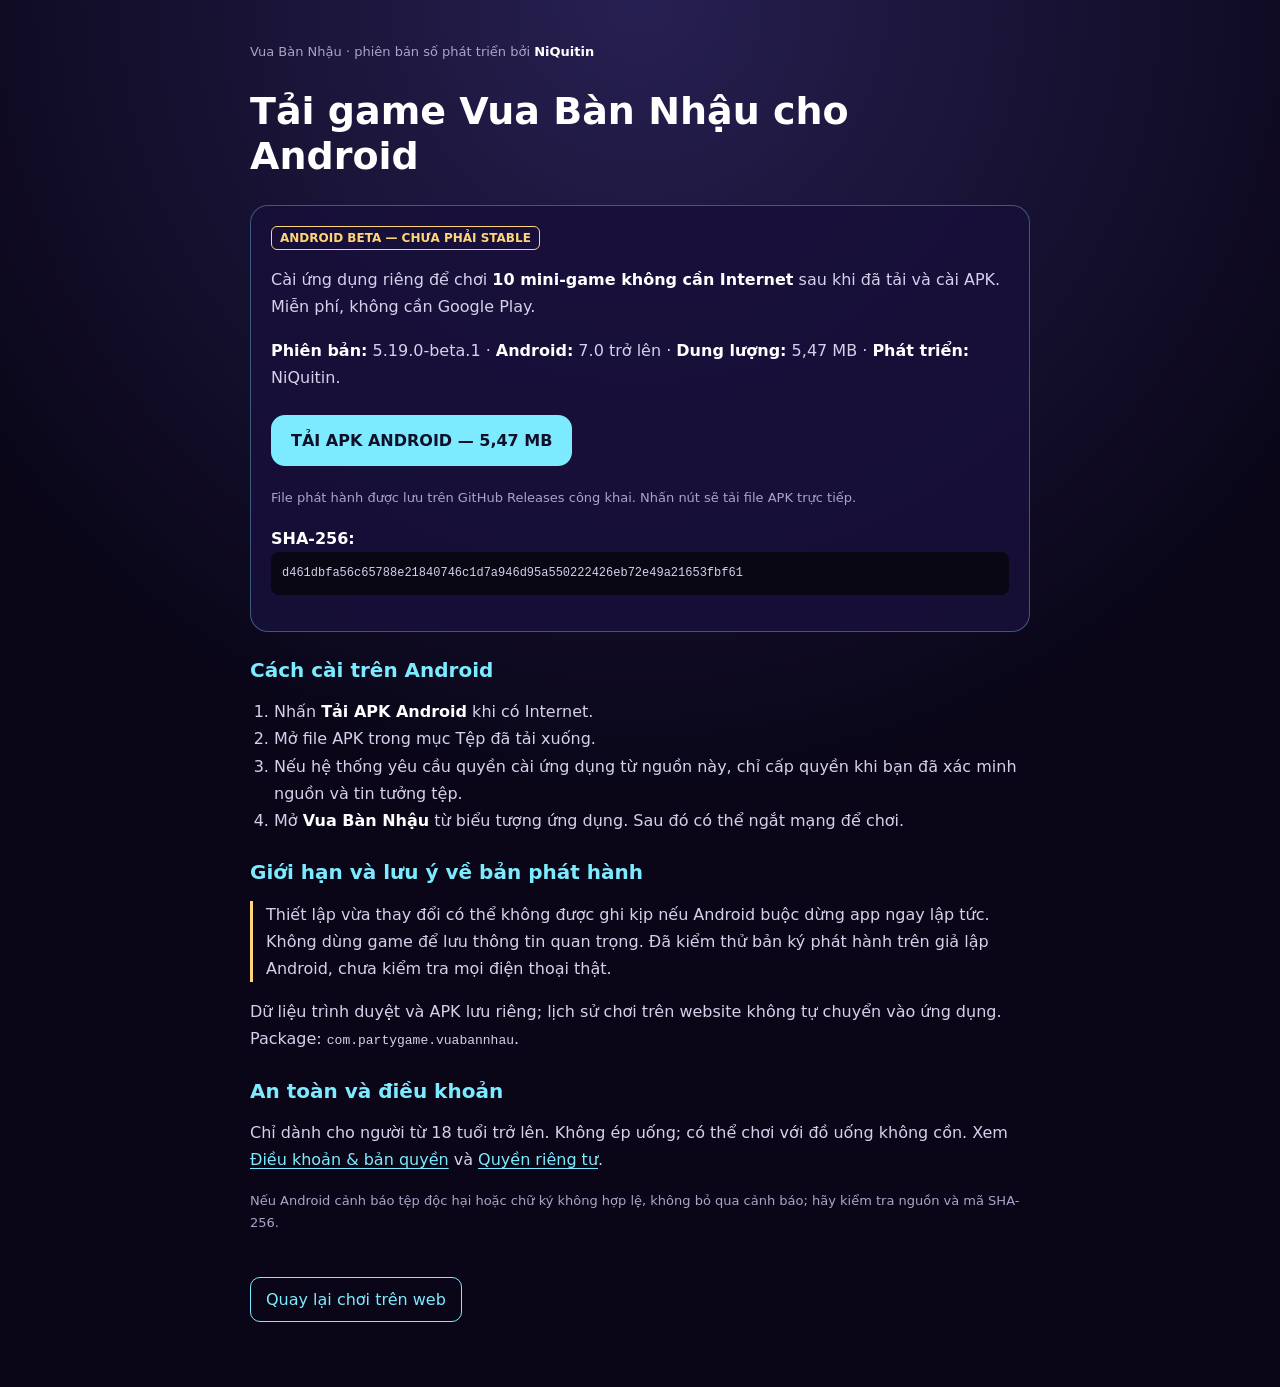
<file: android.html>
<!DOCTYPE html>
<html lang="vi"><head><meta charset="UTF-8"><meta name="viewport" content="width=device-width,initial-scale=1,viewport-fit=cover"><meta name="theme-color" content="#0a0618">
<title>Tải APK Android — Vua Bàn Nhậu by NiQuitin</title>
<link rel="icon" href="assets/icons/app-icon.svg" type="image/svg+xml">
<style>
:root{color-scheme:dark;font-family:"Segoe UI",system-ui,sans-serif;background:#0a0618;color:#fff}
*{box-sizing:border-box}body{margin:0;background:radial-gradient(circle at top,#272052,#0a0618 52%);min-height:100vh}
main{width:min(780px,calc(100% - 30px));margin:auto;padding:28px 0 65px}
h1{font-size:clamp(26px,6vw,38px);line-height:1.2}h2{font-size:20px;color:#7debff;margin-top:26px}
p,li{line-height:1.7;color:#d7d0eb}ol{padding-left:24px}strong{color:#fff}
a{color:#7debff;text-underline-offset:3px}a:focus-visible{outline:3px solid #ffd577;outline-offset:4px}
.box{padding:20px;border:1px solid rgba(125,235,255,.35);background:rgba(24,16,58,.85);border-radius:18px}
.badge{display:inline-block;border:1px solid #ffd577;border-radius:6px;padding:4px 8px;color:#ffd577;font-size:12px;font-weight:800}
.download{display:inline-block;background:#7debff;border:2px solid #7debff;color:#101029!important;border-radius:14px;text-decoration:none;font-weight:800;padding:14px 18px;margin:8px 0;min-height:48px}
.meta{color:#aca4c7;font-size:13px}.hash{display:block;overflow-wrap:anywhere;font:12px/1.7 ui-monospace,monospace;background:#090714;border-radius:8px;padding:11px}
.warning{border-left:3px solid #ffd577;padding-left:13px}
.back{display:inline-block;margin-top:30px;padding:12px 15px;border:1px solid #7debff;border-radius:10px;text-decoration:none}
</style></head><body><main>
<p class="meta">Vua Bàn Nhậu · phiên bản số phát triển bởi <strong>NiQuitin</strong></p>
<h1>Tải game Vua Bàn Nhậu cho Android</h1>
<div class="box">
<span class="badge" data-android-apk-channel>ANDROID BETA — CHƯA PHẢI STABLE</span>
<p>Cài ứng dụng riêng để chơi <strong>10 mini-game không cần Internet</strong> sau khi đã tải và cài APK. Miễn phí, không cần Google Play.</p>
<p><strong>Phiên bản:</strong> <span data-android-apk-version>5.19.0-beta.1</span> · <strong>Android:</strong> 7.0 trở lên · <strong>Dung lượng:</strong> <span data-android-apk-size>5,47 MB</span> · <strong>Phát triển:</strong> NiQuitin.</p>
<a class="download" data-android-apk-link href="https://github.com/niquitin/niquitin.github.io/releases/download/v5.19.0-beta.1/VuaBanNhau-NiQuitin-5.19.0-beta.1-Android-signed.apk" target="_blank" rel="noopener noreferrer">TẢI APK ANDROID — <span data-android-apk-size>5,47 MB</span></a>
<p class="meta">File phát hành được lưu trên GitHub Releases công khai. Nhấn nút sẽ tải file APK trực tiếp.</p>
<p><strong>SHA-256:</strong><code class="hash" data-android-apk-sha256>d461dbfa56c65788e21840746c1d7a946d95a550222426eb72e49a21653fbf61</code></p>
</div>
<h2>Cách cài trên Android</h2>
<ol>
<li>Nhấn <strong>Tải APK Android</strong> khi có Internet.</li>
<li>Mở file APK trong mục Tệp đã tải xuống.</li>
<li>Nếu hệ thống yêu cầu quyền cài ứng dụng từ nguồn này, chỉ cấp quyền khi bạn đã xác minh nguồn và tin tưởng tệp.</li>
<li>Mở <strong>Vua Bàn Nhậu</strong> từ biểu tượng ứng dụng. Sau đó có thể ngắt mạng để chơi.</li>
</ol>
<h2>Giới hạn và lưu ý về bản phát hành</h2>
<p class="warning"><span data-android-apk-notice>Thiết lập vừa thay đổi có thể không được ghi kịp nếu Android buộc dừng app ngay lập tức.</span> Không dùng game để lưu thông tin quan trọng. Đã kiểm thử bản ký phát hành trên giả lập Android, chưa kiểm tra mọi điện thoại thật.</p>
<p>Dữ liệu trình duyệt và APK lưu riêng; lịch sử chơi trên website không tự chuyển vào ứng dụng. Package: <code>com.partygame.vuabannhau</code>.</p>
<h2>An toàn và điều khoản</h2>
<p>Chỉ dành cho người từ 18 tuổi trở lên. Không ép uống; có thể chơi với đồ uống không cồn. Xem <a href="terms.html">Điều khoản &amp; bản quyền</a> và <a href="privacy.html">Quyền riêng tư</a>.</p>
<p class="meta">Nếu Android cảnh báo tệp độc hại hoặc chữ ký không hợp lệ, không bỏ qua cảnh báo; hãy kiểm tra nguồn và mã SHA-256.</p>
<a class="back" href="index.html">Quay lại chơi trên web</a>
</main><script src="js/android-latest.js?v=apk-channel-1"></script></body></html>
</file>
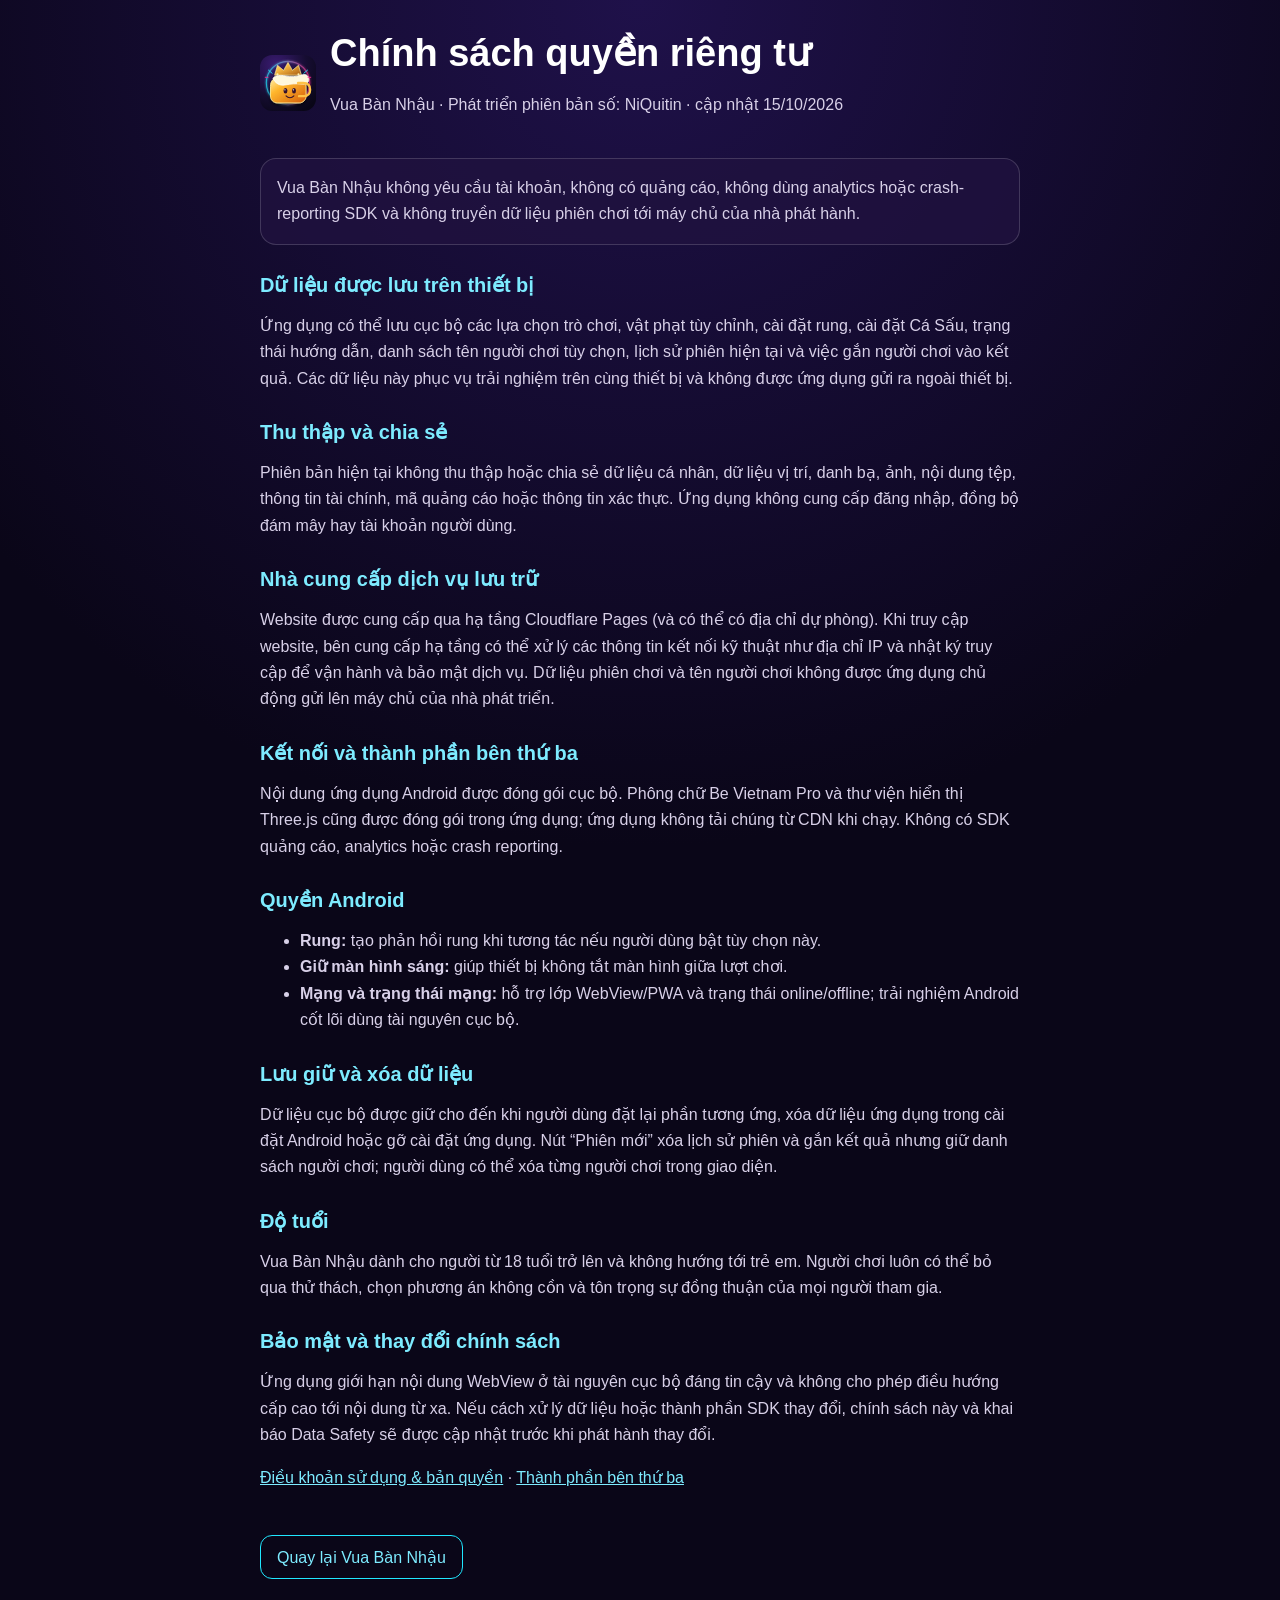
<file: privacy.html>
<!DOCTYPE html>
<html lang="vi">
<head>
    <meta charset="UTF-8">
    <meta name="viewport" content="width=device-width, initial-scale=1.0, viewport-fit=cover">
    <meta name="theme-color" content="#0a0618">
    <title>Chính sách quyền riêng tư — Vua Bàn Nhậu</title>
    <style>
        :root { color-scheme: dark; font-family: "Segoe UI", sans-serif; background: #0a0618; color: #fff; }
        * { box-sizing: border-box; }
        body { margin: 0; min-height: 100vh; background: radial-gradient(circle at 50% 0, #1f114a, #0a0618 48%); }
        main { width: min(760px, calc(100% - 32px)); margin: 0 auto; padding: 32px 0 64px; }
        header { display: flex; align-items: center; gap: 14px; margin-bottom: 24px; }
        header img { width: 56px; height: 56px; }
        h1 { margin: 0; font-size: clamp(26px, 6vw, 38px); line-height: 1.15; }
        h2 { margin: 28px 0 10px; color: #7debff; font-size: 20px; }
        p, li { color: #d8d0e8; line-height: 1.65; }
        a { color: #7debff; }
        .summary { padding: 16px; border: 1px solid rgba(255,255,255,.16); border-radius: 16px; background: rgba(32,18,63,.78); }
        .back { display: inline-flex; min-height: 44px; align-items: center; margin-top: 28px; padding: 0 16px; border: 1px solid #20e7ff; border-radius: 12px; text-decoration: none; }
        code { user-select: text; }
    </style>
</head>
<body>
<main>
    <header>
        <img src="assets/icons/app-icon.svg" alt="">
        <div>
            <h1>Chính sách quyền riêng tư</h1>
            <p>Vua Bàn Nhậu · Phát triển phiên bản số: NiQuitin · cập nhật 15/10/2026</p>
        </div>
    </header>

    <p class="summary">Vua Bàn Nhậu không yêu cầu tài khoản, không có quảng cáo, không dùng analytics hoặc crash-reporting SDK và không truyền dữ liệu phiên chơi tới máy chủ của nhà phát hành.</p>

    <h2>Dữ liệu được lưu trên thiết bị</h2>
    <p>Ứng dụng có thể lưu cục bộ các lựa chọn trò chơi, vật phạt tùy chỉnh, cài đặt rung, cài đặt Cá Sấu, trạng thái hướng dẫn, danh sách tên người chơi tùy chọn, lịch sử phiên hiện tại và việc gắn người chơi vào kết quả. Các dữ liệu này phục vụ trải nghiệm trên cùng thiết bị và không được ứng dụng gửi ra ngoài thiết bị.</p>

    <h2>Thu thập và chia sẻ</h2>
    <p>Phiên bản hiện tại không thu thập hoặc chia sẻ dữ liệu cá nhân, dữ liệu vị trí, danh bạ, ảnh, nội dung tệp, thông tin tài chính, mã quảng cáo hoặc thông tin xác thực. Ứng dụng không cung cấp đăng nhập, đồng bộ đám mây hay tài khoản người dùng.</p>

    <h2>Nhà cung cấp dịch vụ lưu trữ</h2>
    <p>Website được cung cấp qua hạ tầng Cloudflare Pages (và có thể có địa chỉ dự phòng). Khi truy cập website, bên cung cấp hạ tầng có thể xử lý các thông tin kết nối kỹ thuật như địa chỉ IP và nhật ký truy cập để vận hành và bảo mật dịch vụ. Dữ liệu phiên chơi và tên người chơi không được ứng dụng chủ động gửi lên máy chủ của nhà phát triển.</p>

    <h2>Kết nối và thành phần bên thứ ba</h2>
    <p>Nội dung ứng dụng Android được đóng gói cục bộ. Phông chữ Be Vietnam Pro và thư viện hiển thị Three.js cũng được đóng gói trong ứng dụng; ứng dụng không tải chúng từ CDN khi chạy. Không có SDK quảng cáo, analytics hoặc crash reporting.</p>

    <h2>Quyền Android</h2>
    <ul>
        <li><strong>Rung:</strong> tạo phản hồi rung khi tương tác nếu người dùng bật tùy chọn này.</li>
        <li><strong>Giữ màn hình sáng:</strong> giúp thiết bị không tắt màn hình giữa lượt chơi.</li>
        <li><strong>Mạng và trạng thái mạng:</strong> hỗ trợ lớp WebView/PWA và trạng thái online/offline; trải nghiệm Android cốt lõi dùng tài nguyên cục bộ.</li>
    </ul>

    <h2>Lưu giữ và xóa dữ liệu</h2>
    <p>Dữ liệu cục bộ được giữ cho đến khi người dùng đặt lại phần tương ứng, xóa dữ liệu ứng dụng trong cài đặt Android hoặc gỡ cài đặt ứng dụng. Nút “Phiên mới” xóa lịch sử phiên và gắn kết quả nhưng giữ danh sách người chơi; người dùng có thể xóa từng người chơi trong giao diện.</p>

    <h2>Độ tuổi</h2>
    <p>Vua Bàn Nhậu dành cho người từ 18 tuổi trở lên và không hướng tới trẻ em. Người chơi luôn có thể bỏ qua thử thách, chọn phương án không cồn và tôn trọng sự đồng thuận của mọi người tham gia.</p>

    <h2>Bảo mật và thay đổi chính sách</h2>
    <p>Ứng dụng giới hạn nội dung WebView ở tài nguyên cục bộ đáng tin cậy và không cho phép điều hướng cấp cao tới nội dung từ xa. Nếu cách xử lý dữ liệu hoặc thành phần SDK thay đổi, chính sách này và khai báo Data Safety sẽ được cập nhật trước khi phát hành thay đổi.</p>

    <p><a href="terms.html">Điều khoản sử dụng &amp; bản quyền</a> · <a href="third-party-notices.html">Thành phần bên thứ ba</a></p>
    <a class="back" href="index.html">Quay lại Vua Bàn Nhậu</a>
</main>
</body>
</html>
</file>
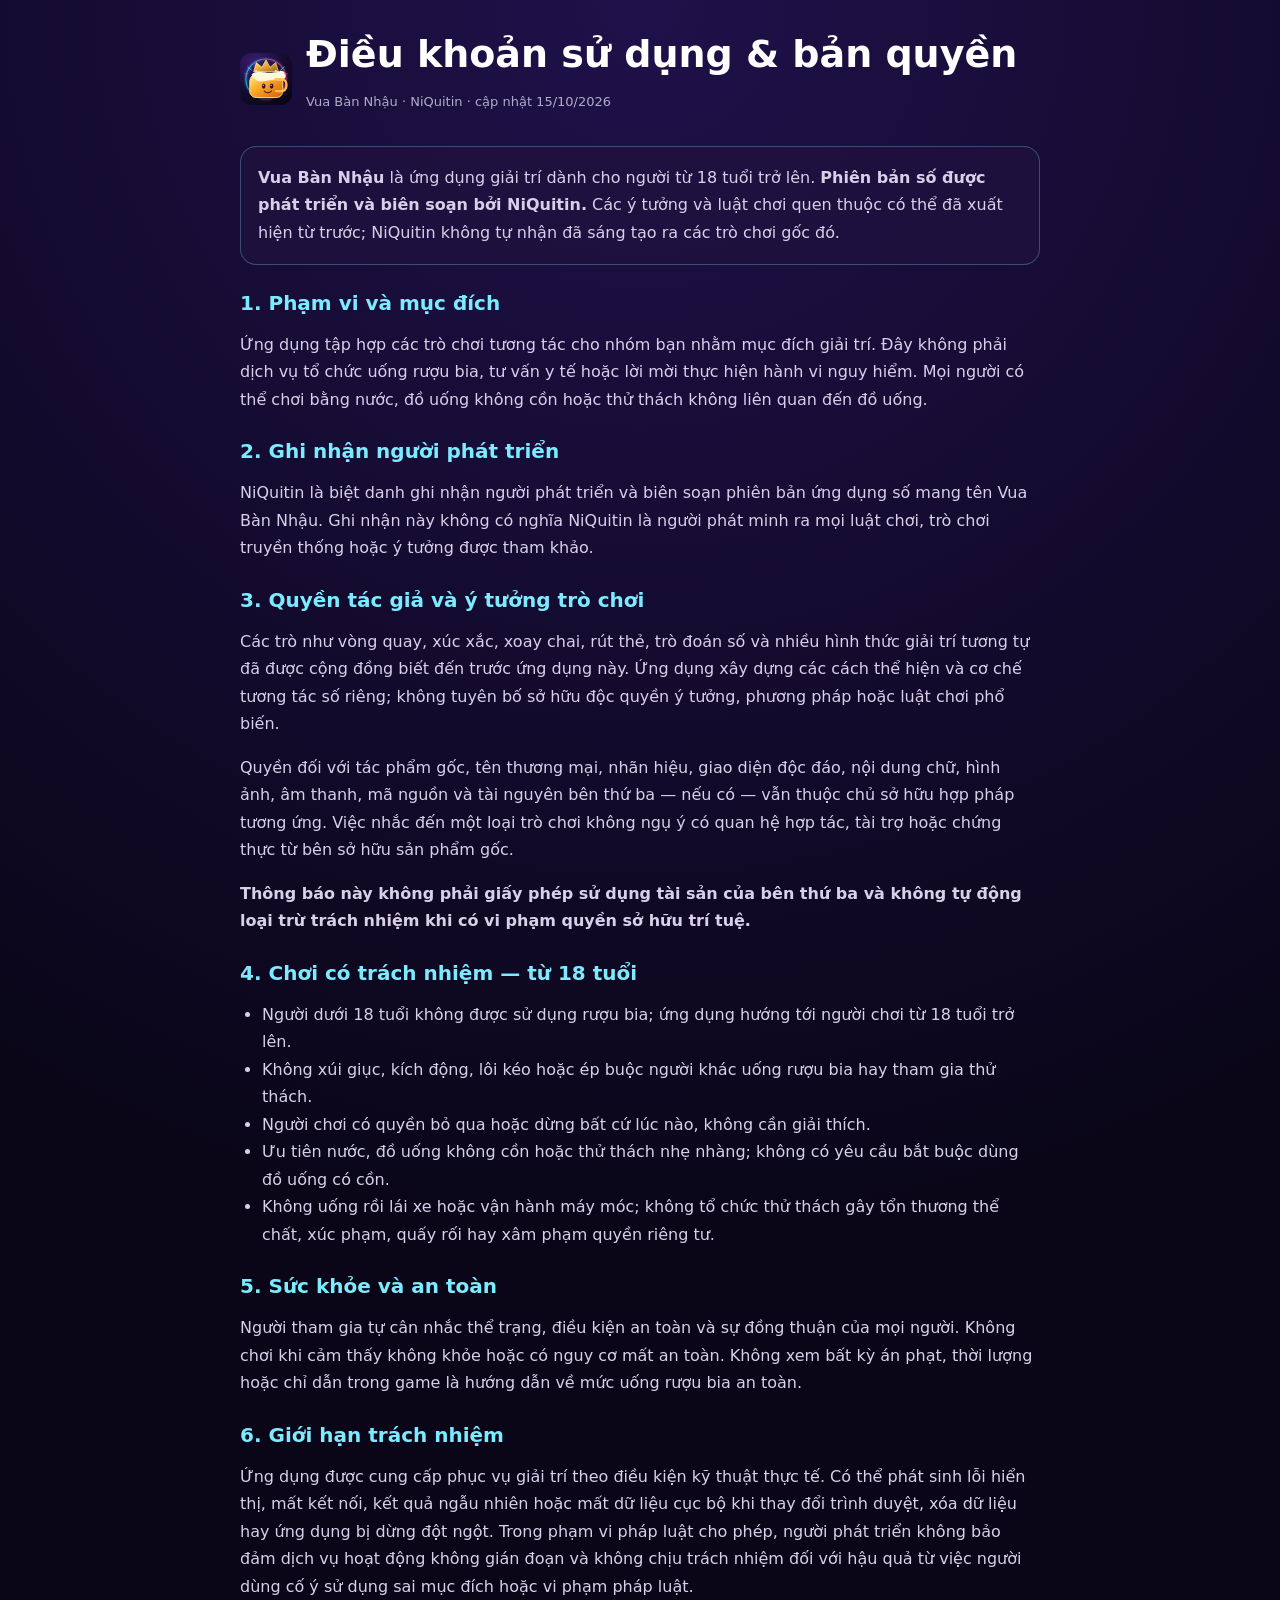
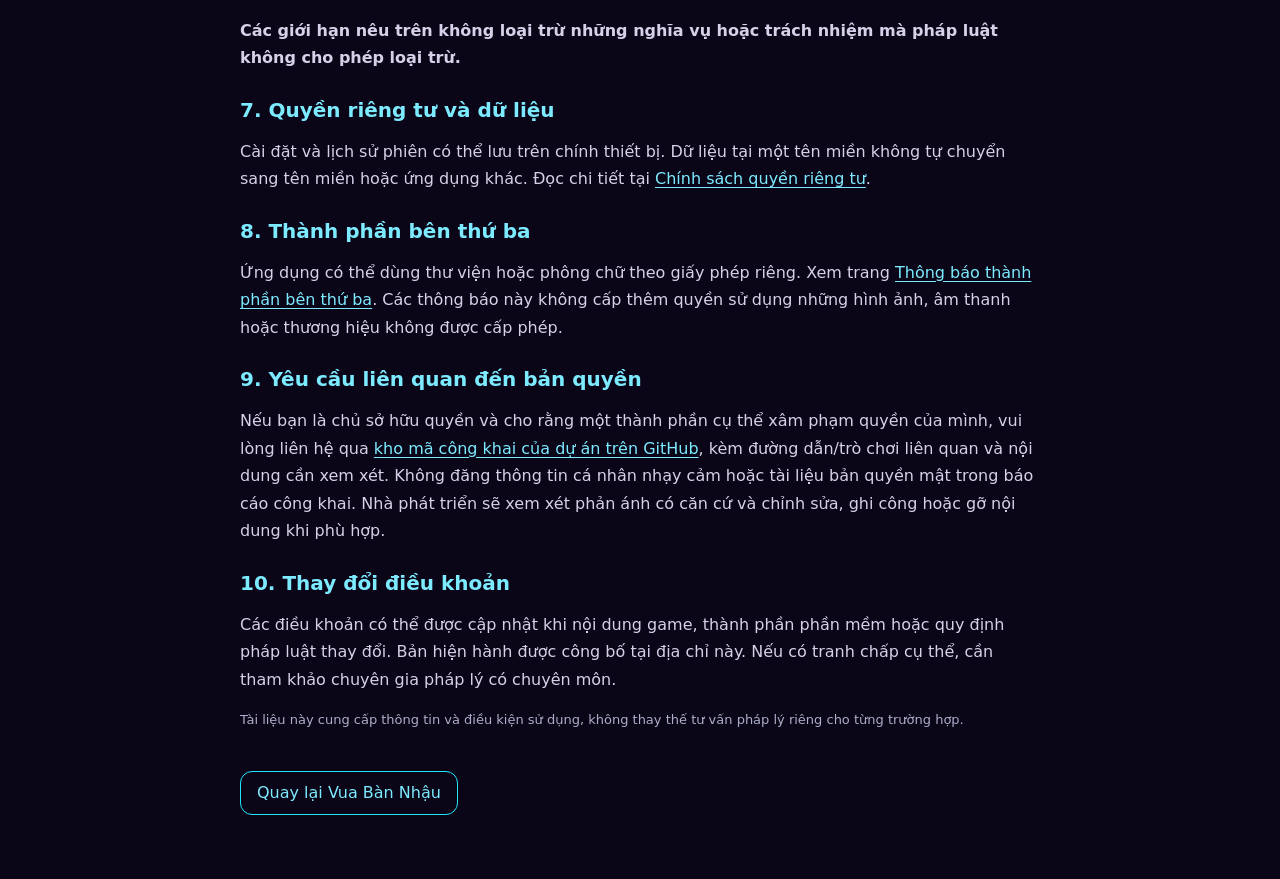
<file: terms.html>
<!DOCTYPE html>
<html lang="vi"><head>
<meta charset="UTF-8"><meta name="viewport" content="width=device-width, initial-scale=1.0, viewport-fit=cover">
<meta name="theme-color" content="#0a0618">
<title>Điều khoản sử dụng và bản quyền — Vua Bàn Nhậu · NiQuitin</title>
<link rel="icon" href="assets/icons/app-icon.svg" type="image/svg+xml">
<style>
:root{color-scheme:dark;font-family:"Segoe UI",system-ui,sans-serif;background:#0a0618;color:#fff}
*{box-sizing:border-box}body{margin:0;min-height:100vh;background:radial-gradient(circle at 50% 0,#1f114a,#0a0618 48%)}
main{width:min(800px,calc(100% - 32px));margin:0 auto;padding:32px 0 64px}
header{display:flex;align-items:center;gap:14px;margin-bottom:20px}header img{width:52px;height:52px}
h1{margin:0;font-size:clamp(25px,6vw,38px);line-height:1.2}h2{margin:26px 0 9px;color:#7debff;font-size:20px}
h3{color:#fff;font-size:16px}p,li{color:#d8d0e8;line-height:1.72}ul{padding-left:22px}
a{color:#7debff;text-underline-offset:3px}a:focus-visible{outline:2px solid #7debff;outline-offset:3px}
.summary{padding:17px;border:1px solid rgba(125,235,255,.28);border-radius:16px;background:rgba(32,18,63,.8)}
.meta{font-size:13px;color:#aeadc9}.back{display:inline-flex;min-height:44px;align-items:center;margin-top:26px;padding:0 16px;border:1px solid #20e7ff;border-radius:12px;text-decoration:none}
small{color:#aeadc9}.warning{color:#ffd48a;font-weight:700}
</style></head><body><main>
<header><img src="assets/icons/app-icon.svg" alt=""><div><h1>Điều khoản sử dụng &amp; bản quyền</h1>
<p class="meta">Vua Bàn Nhậu · NiQuitin · cập nhật 15/10/2026</p></div></header>
<p class="summary"><strong>Vua Bàn Nhậu</strong> là ứng dụng giải trí dành cho người từ 18 tuổi trở lên. <strong>Phiên bản số được phát triển và biên soạn bởi NiQuitin.</strong> Các ý tưởng và luật chơi quen thuộc có thể đã xuất hiện từ trước; NiQuitin không tự nhận đã sáng tạo ra các trò chơi gốc đó.</p>
<h2>1. Phạm vi và mục đích</h2>
<p>Ứng dụng tập hợp các trò chơi tương tác cho nhóm bạn nhằm mục đích giải trí. Đây không phải dịch vụ tổ chức uống rượu bia, tư vấn y tế hoặc lời mời thực hiện hành vi nguy hiểm. Mọi người có thể chơi bằng nước, đồ uống không cồn hoặc thử thách không liên quan đến đồ uống.</p>
<h2>2. Ghi nhận người phát triển</h2>
<p>NiQuitin là biệt danh ghi nhận người phát triển và biên soạn phiên bản ứng dụng số mang tên Vua Bàn Nhậu. Ghi nhận này không có nghĩa NiQuitin là người phát minh ra mọi luật chơi, trò chơi truyền thống hoặc ý tưởng được tham khảo.</p>
<h2>3. Quyền tác giả và ý tưởng trò chơi</h2>
<p>Các trò như vòng quay, xúc xắc, xoay chai, rút thẻ, trò đoán số và nhiều hình thức giải trí tương tự đã được cộng đồng biết đến trước ứng dụng này. Ứng dụng xây dựng các cách thể hiện và cơ chế tương tác số riêng; không tuyên bố sở hữu độc quyền ý tưởng, phương pháp hoặc luật chơi phổ biến.</p>
<p>Quyền đối với tác phẩm gốc, tên thương mại, nhãn hiệu, giao diện độc đáo, nội dung chữ, hình ảnh, âm thanh, mã nguồn và tài nguyên bên thứ ba — nếu có — vẫn thuộc chủ sở hữu hợp pháp tương ứng. Việc nhắc đến một loại trò chơi không ngụ ý có quan hệ hợp tác, tài trợ hoặc chứng thực từ bên sở hữu sản phẩm gốc.</p>
<p><strong>Thông báo này không phải giấy phép sử dụng tài sản của bên thứ ba và không tự động loại trừ trách nhiệm khi có vi phạm quyền sở hữu trí tuệ.</strong></p>
<h2>4. Chơi có trách nhiệm — từ 18 tuổi</h2>
<ul>
<li>Người dưới 18 tuổi không được sử dụng rượu bia; ứng dụng hướng tới người chơi từ 18 tuổi trở lên.</li>
<li>Không xúi giục, kích động, lôi kéo hoặc ép buộc người khác uống rượu bia hay tham gia thử thách.</li>
<li>Người chơi có quyền bỏ qua hoặc dừng bất cứ lúc nào, không cần giải thích.</li>
<li>Ưu tiên nước, đồ uống không cồn hoặc thử thách nhẹ nhàng; không có yêu cầu bắt buộc dùng đồ uống có cồn.</li>
<li>Không uống rồi lái xe hoặc vận hành máy móc; không tổ chức thử thách gây tổn thương thể chất, xúc phạm, quấy rối hay xâm phạm quyền riêng tư.</li>
</ul>
<h2>5. Sức khỏe và an toàn</h2>
<p>Người tham gia tự cân nhắc thể trạng, điều kiện an toàn và sự đồng thuận của mọi người. Không chơi khi cảm thấy không khỏe hoặc có nguy cơ mất an toàn. Không xem bất kỳ án phạt, thời lượng hoặc chỉ dẫn trong game là hướng dẫn về mức uống rượu bia an toàn.</p>
<h2>6. Giới hạn trách nhiệm</h2>
<p>Ứng dụng được cung cấp phục vụ giải trí theo điều kiện kỹ thuật thực tế. Có thể phát sinh lỗi hiển thị, mất kết nối, kết quả ngẫu nhiên hoặc mất dữ liệu cục bộ khi thay đổi trình duyệt, xóa dữ liệu hay ứng dụng bị dừng đột ngột. Trong phạm vi pháp luật cho phép, người phát triển không bảo đảm dịch vụ hoạt động không gián đoạn và không chịu trách nhiệm đối với hậu quả từ việc người dùng cố ý sử dụng sai mục đích hoặc vi phạm pháp luật.</p>
<p><strong>Các giới hạn nêu trên không loại trừ những nghĩa vụ hoặc trách nhiệm mà pháp luật không cho phép loại trừ.</strong></p>
<h2>7. Quyền riêng tư và dữ liệu</h2>
<p>Cài đặt và lịch sử phiên có thể lưu trên chính thiết bị. Dữ liệu tại một tên miền không tự chuyển sang tên miền hoặc ứng dụng khác. Đọc chi tiết tại <a href="privacy.html">Chính sách quyền riêng tư</a>.</p>
<h2>8. Thành phần bên thứ ba</h2>
<p>Ứng dụng có thể dùng thư viện hoặc phông chữ theo giấy phép riêng. Xem trang <a href="third-party-notices.html">Thông báo thành phần bên thứ ba</a>. Các thông báo này không cấp thêm quyền sử dụng những hình ảnh, âm thanh hoặc thương hiệu không được cấp phép.</p>
<h2>9. Yêu cầu liên quan đến bản quyền</h2>
<p>Nếu bạn là chủ sở hữu quyền và cho rằng một thành phần cụ thể xâm phạm quyền của mình, vui lòng liên hệ qua <a href="https://github.com/niquitin/niquitin.github.io" target="_blank" rel="noopener noreferrer">kho mã công khai của dự án trên GitHub</a>, kèm đường dẫn/trò chơi liên quan và nội dung cần xem xét. Không đăng thông tin cá nhân nhạy cảm hoặc tài liệu bản quyền mật trong báo cáo công khai. Nhà phát triển sẽ xem xét phản ánh có căn cứ và chỉnh sửa, ghi công hoặc gỡ nội dung khi phù hợp.</p>
<h2>10. Thay đổi điều khoản</h2>
<p>Các điều khoản có thể được cập nhật khi nội dung game, thành phần phần mềm hoặc quy định pháp luật thay đổi. Bản hiện hành được công bố tại địa chỉ này. Nếu có tranh chấp cụ thể, cần tham khảo chuyên gia pháp lý có chuyên môn.</p>
<p class="meta">Tài liệu này cung cấp thông tin và điều kiện sử dụng, không thay thế tư vấn pháp lý riêng cho từng trường hợp.</p>
<a class="back" href="index.html">Quay lại Vua Bàn Nhậu</a>
</main></body></html>
</file>
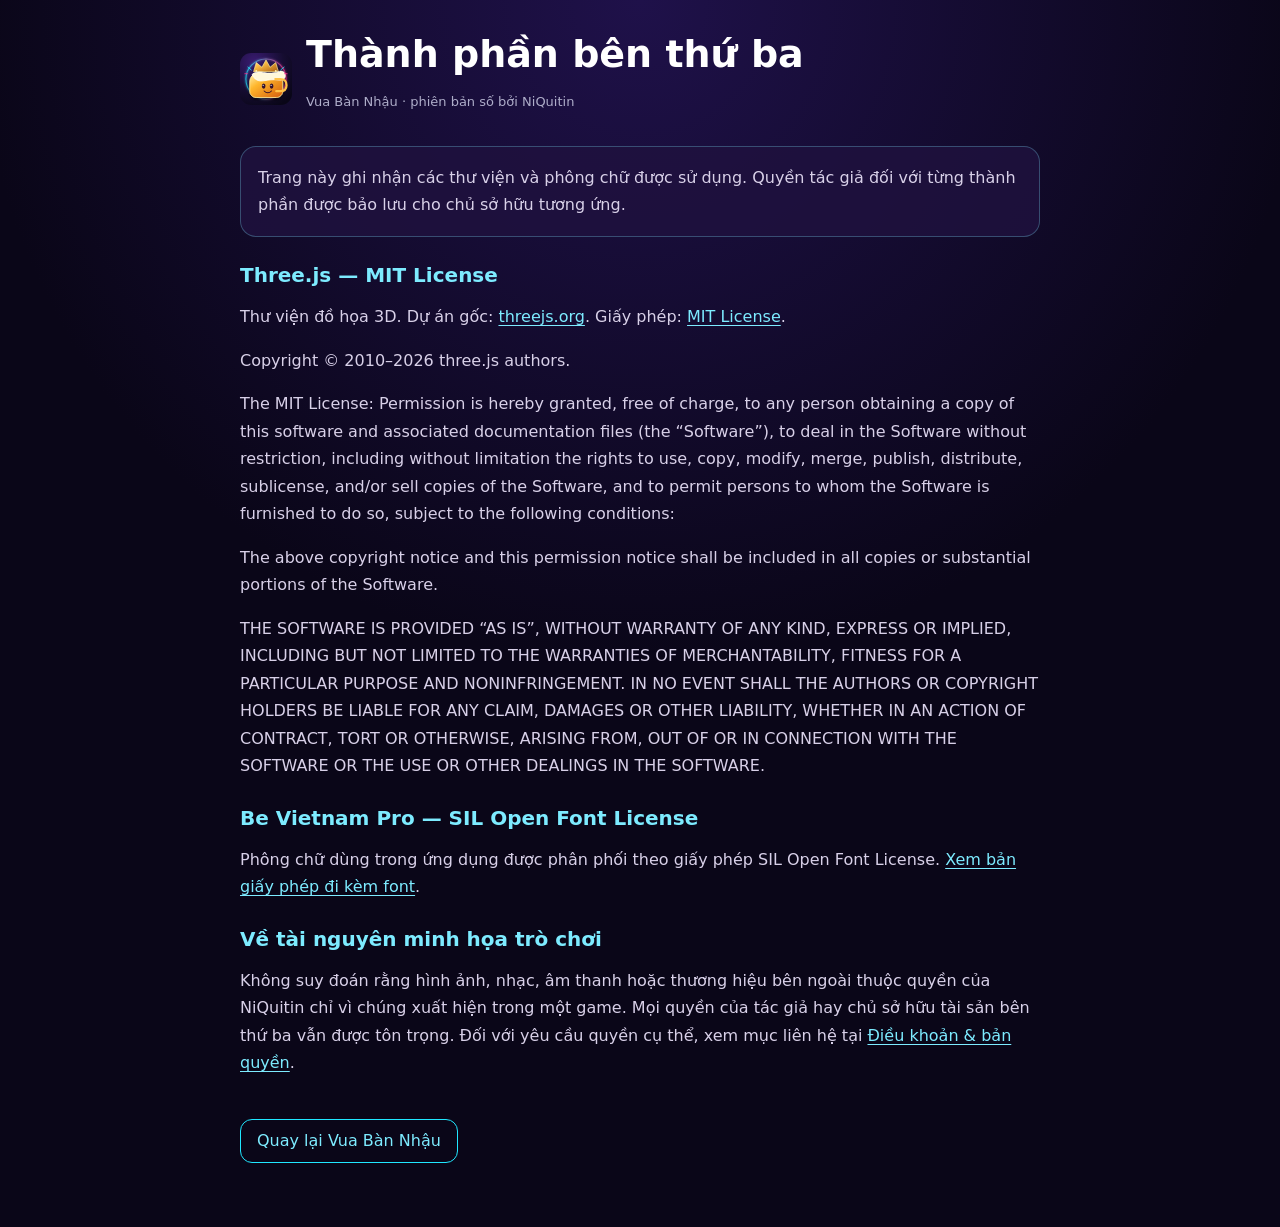
<file: third-party-notices.html>
<!DOCTYPE html>
<html lang="vi"><head><meta charset="UTF-8"><meta name="viewport" content="width=device-width, initial-scale=1.0, viewport-fit=cover">
<meta name="theme-color" content="#0a0618"><title>Thành phần bên thứ ba — Vua Bàn Nhậu · NiQuitin</title>
<link rel="icon" href="assets/icons/app-icon.svg" type="image/svg+xml">
<style>
:root{color-scheme:dark;font-family:"Segoe UI",system-ui,sans-serif;background:#0a0618;color:#fff}
*{box-sizing:border-box}body{margin:0;min-height:100vh;background:radial-gradient(circle at 50% 0,#1f114a,#0a0618 48%)}
main{width:min(800px,calc(100% - 32px));margin:0 auto;padding:32px 0 64px}
header{display:flex;align-items:center;gap:14px;margin-bottom:20px}header img{width:52px;height:52px}
h1{margin:0;font-size:clamp(25px,6vw,38px);line-height:1.2}h2{margin:26px 0 9px;color:#7debff;font-size:20px}
h3{color:#fff;font-size:16px}p,li{color:#d8d0e8;line-height:1.72}ul{padding-left:22px}
a{color:#7debff;text-underline-offset:3px}a:focus-visible{outline:2px solid #7debff;outline-offset:3px}
.summary{padding:17px;border:1px solid rgba(125,235,255,.28);border-radius:16px;background:rgba(32,18,63,.8)}
.meta{font-size:13px;color:#aeadc9}.back{display:inline-flex;min-height:44px;align-items:center;margin-top:26px;padding:0 16px;border:1px solid #20e7ff;border-radius:12px;text-decoration:none}
small{color:#aeadc9}.warning{color:#ffd48a;font-weight:700}
</style></head><body><main>
<header><img src="assets/icons/app-icon.svg" alt=""><div><h1>Thành phần bên thứ ba</h1><p class="meta">Vua Bàn Nhậu · phiên bản số bởi NiQuitin</p></div></header>
<p class="summary">Trang này ghi nhận các thư viện và phông chữ được sử dụng. Quyền tác giả đối với từng thành phần được bảo lưu cho chủ sở hữu tương ứng.</p>
<h2>Three.js — MIT License</h2>
<p>Thư viện đồ họa 3D. Dự án gốc: <a href="https://threejs.org/" target="_blank" rel="noopener noreferrer">threejs.org</a>. Giấy phép: <a href="https://github.com/mrdoob/three.js/blob/dev/LICENSE" target="_blank" rel="noopener noreferrer">MIT License</a>.</p>
<p>Copyright © 2010–2026 three.js authors.</p>
<p>The MIT License: Permission is hereby granted, free of charge, to any person obtaining a copy of this software and associated documentation files (the “Software”), to deal in the Software without restriction, including without limitation the rights to use, copy, modify, merge, publish, distribute, sublicense, and/or sell copies of the Software, and to permit persons to whom the Software is furnished to do so, subject to the following conditions:</p>
<p>The above copyright notice and this permission notice shall be included in all copies or substantial portions of the Software.</p>
<p>THE SOFTWARE IS PROVIDED “AS IS”, WITHOUT WARRANTY OF ANY KIND, EXPRESS OR IMPLIED, INCLUDING BUT NOT LIMITED TO THE WARRANTIES OF MERCHANTABILITY, FITNESS FOR A PARTICULAR PURPOSE AND NONINFRINGEMENT. IN NO EVENT SHALL THE AUTHORS OR COPYRIGHT HOLDERS BE LIABLE FOR ANY CLAIM, DAMAGES OR OTHER LIABILITY, WHETHER IN AN ACTION OF CONTRACT, TORT OR OTHERWISE, ARISING FROM, OUT OF OR IN CONNECTION WITH THE SOFTWARE OR THE USE OR OTHER DEALINGS IN THE SOFTWARE.</p>
<h2>Be Vietnam Pro — SIL Open Font License</h2>
<p>Phông chữ dùng trong ứng dụng được phân phối theo giấy phép SIL Open Font License. <a href="assets/fonts/be-vietnam-pro/OFL.txt">Xem bản giấy phép đi kèm font</a>.</p>
<h2>Về tài nguyên minh họa trò chơi</h2>
<p>Không suy đoán rằng hình ảnh, nhạc, âm thanh hoặc thương hiệu bên ngoài thuộc quyền của NiQuitin chỉ vì chúng xuất hiện trong một game. Mọi quyền của tác giả hay chủ sở hữu tài sản bên thứ ba vẫn được tôn trọng. Đối với yêu cầu quyền cụ thể, xem mục liên hệ tại <a href="terms.html">Điều khoản &amp; bản quyền</a>.</p>
<a class="back" href="index.html">Quay lại Vua Bàn Nhậu</a>
</main></body></html>
</file>
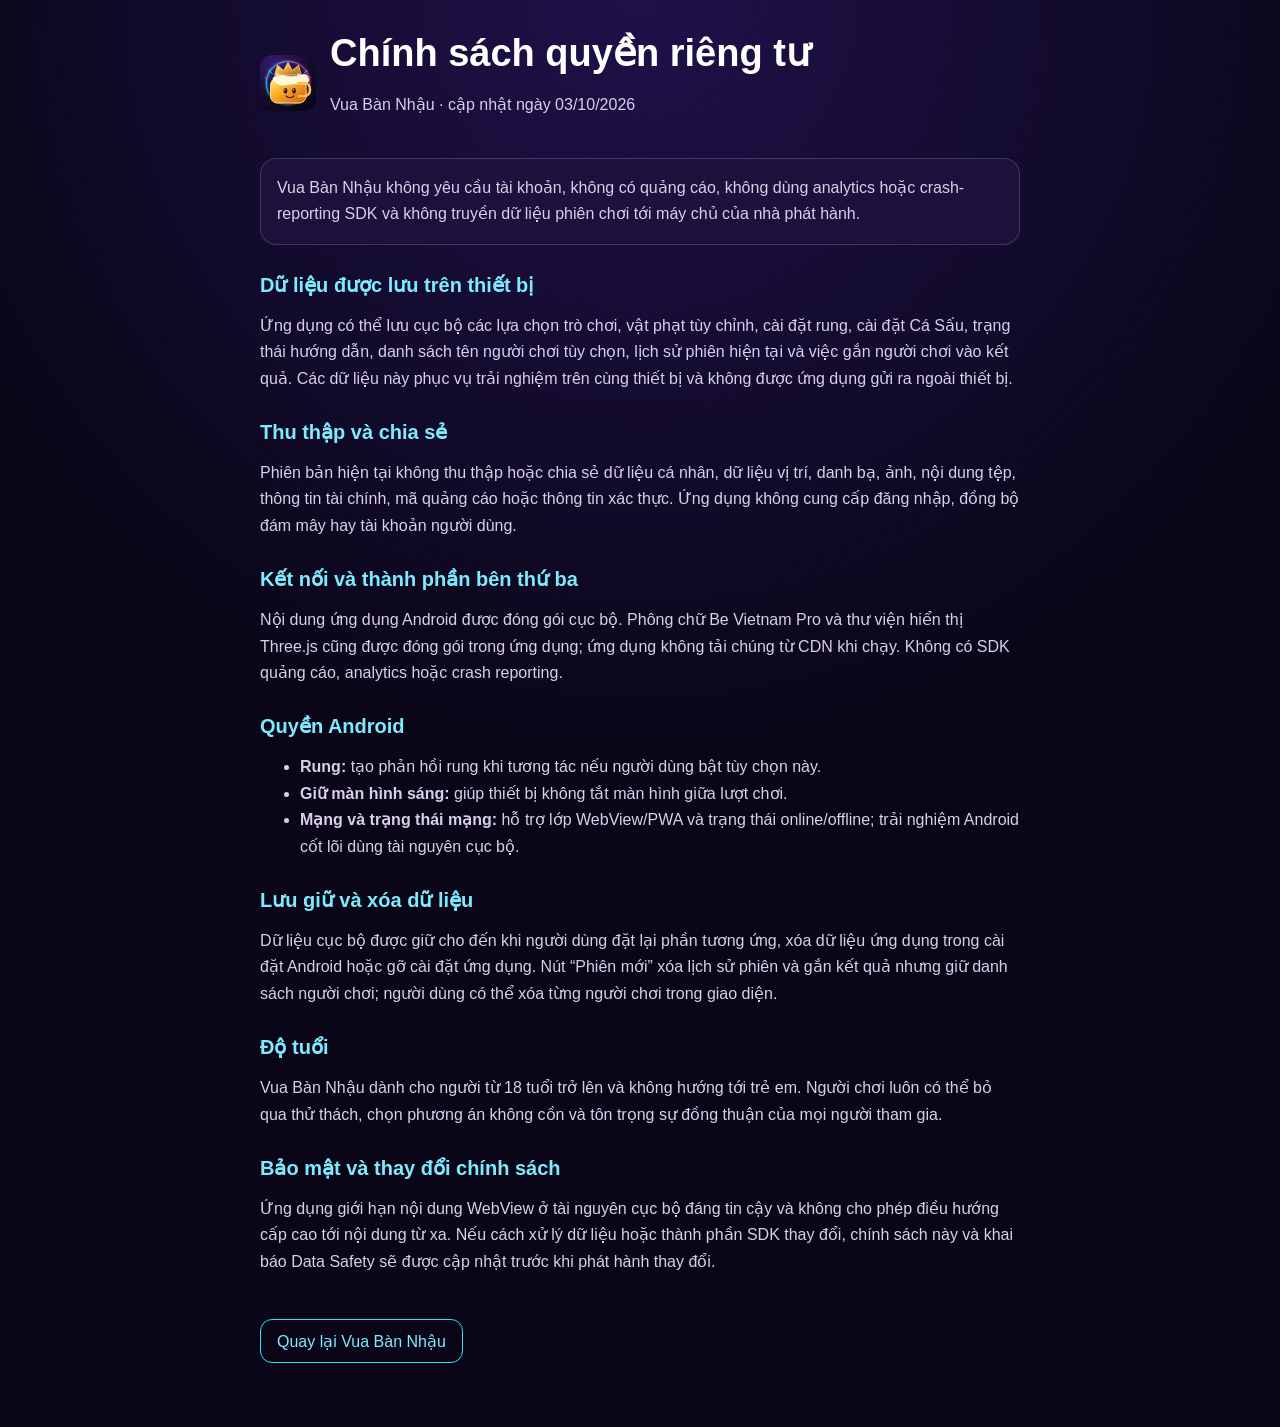
<file: r/5fee2d94af926f47b77223e1aa054dde1a5ebb7bbf7aeee0ca7ecbfa71ac7e55/privacy.html>
<!DOCTYPE html>
<html lang="vi">
<head>
    <link rel="icon" href="[data-uri]" type="image/svg+xml">
    <meta charset="UTF-8">
    <meta name="viewport" content="width=device-width, initial-scale=1.0, viewport-fit=cover">
    <meta name="theme-color" content="#0a0618">
    <title>Chính sách quyền riêng tư — Vua Bàn Nhậu</title>
    <style>
        :root { color-scheme: dark; font-family: "Segoe UI", sans-serif; background: #0a0618; color: #fff; }
        * { box-sizing: border-box; }
        body { margin: 0; min-height: 100vh; background: radial-gradient(circle at 50% 0, #1f114a, #0a0618 48%); }
        main { width: min(760px, calc(100% - 32px)); margin: 0 auto; padding: 32px 0 64px; }
        header { display: flex; align-items: center; gap: 14px; margin-bottom: 24px; }
        header img { width: 56px; height: 56px; }
        h1 { margin: 0; font-size: clamp(26px, 6vw, 38px); line-height: 1.15; }
        h2 { margin: 28px 0 10px; color: #7debff; font-size: 20px; }
        p, li { color: #d8d0e8; line-height: 1.65; }
        a { color: #7debff; }
        .summary { padding: 16px; border: 1px solid rgba(255,255,255,.16); border-radius: 16px; background: rgba(32,18,63,.78); }
        .back { display: inline-flex; min-height: 44px; align-items: center; margin-top: 28px; padding: 0 16px; border: 1px solid #20e7ff; border-radius: 12px; text-decoration: none; }
        code { user-select: text; }
    </style>
</head>
<body>
<main>
    <header>
        <img src="assets/icons/app-icon.svg" alt="">
        <div>
            <h1>Chính sách quyền riêng tư</h1>
            <p>Vua Bàn Nhậu · cập nhật ngày 03/10/2026</p>
        </div>
    </header>

    <p class="summary">Vua Bàn Nhậu không yêu cầu tài khoản, không có quảng cáo, không dùng analytics hoặc crash-reporting SDK và không truyền dữ liệu phiên chơi tới máy chủ của nhà phát hành.</p>

    <h2>Dữ liệu được lưu trên thiết bị</h2>
    <p>Ứng dụng có thể lưu cục bộ các lựa chọn trò chơi, vật phạt tùy chỉnh, cài đặt rung, cài đặt Cá Sấu, trạng thái hướng dẫn, danh sách tên người chơi tùy chọn, lịch sử phiên hiện tại và việc gắn người chơi vào kết quả. Các dữ liệu này phục vụ trải nghiệm trên cùng thiết bị và không được ứng dụng gửi ra ngoài thiết bị.</p>

    <h2>Thu thập và chia sẻ</h2>
    <p>Phiên bản hiện tại không thu thập hoặc chia sẻ dữ liệu cá nhân, dữ liệu vị trí, danh bạ, ảnh, nội dung tệp, thông tin tài chính, mã quảng cáo hoặc thông tin xác thực. Ứng dụng không cung cấp đăng nhập, đồng bộ đám mây hay tài khoản người dùng.</p>

    <h2>Kết nối và thành phần bên thứ ba</h2>
    <p>Nội dung ứng dụng Android được đóng gói cục bộ. Phông chữ Be Vietnam Pro và thư viện hiển thị Three.js cũng được đóng gói trong ứng dụng; ứng dụng không tải chúng từ CDN khi chạy. Không có SDK quảng cáo, analytics hoặc crash reporting.</p>

    <h2>Quyền Android</h2>
    <ul>
        <li><strong>Rung:</strong> tạo phản hồi rung khi tương tác nếu người dùng bật tùy chọn này.</li>
        <li><strong>Giữ màn hình sáng:</strong> giúp thiết bị không tắt màn hình giữa lượt chơi.</li>
        <li><strong>Mạng và trạng thái mạng:</strong> hỗ trợ lớp WebView/PWA và trạng thái online/offline; trải nghiệm Android cốt lõi dùng tài nguyên cục bộ.</li>
    </ul>

    <h2>Lưu giữ và xóa dữ liệu</h2>
    <p>Dữ liệu cục bộ được giữ cho đến khi người dùng đặt lại phần tương ứng, xóa dữ liệu ứng dụng trong cài đặt Android hoặc gỡ cài đặt ứng dụng. Nút “Phiên mới” xóa lịch sử phiên và gắn kết quả nhưng giữ danh sách người chơi; người dùng có thể xóa từng người chơi trong giao diện.</p>

    <h2>Độ tuổi</h2>
    <p>Vua Bàn Nhậu dành cho người từ 18 tuổi trở lên và không hướng tới trẻ em. Người chơi luôn có thể bỏ qua thử thách, chọn phương án không cồn và tôn trọng sự đồng thuận của mọi người tham gia.</p>

    <h2>Bảo mật và thay đổi chính sách</h2>
    <p>Ứng dụng giới hạn nội dung WebView ở tài nguyên cục bộ đáng tin cậy và không cho phép điều hướng cấp cao tới nội dung từ xa. Nếu cách xử lý dữ liệu hoặc thành phần SDK thay đổi, chính sách này và khai báo Data Safety sẽ được cập nhật trước khi phát hành thay đổi.</p>

    <a class="back" href="index.html">Quay lại Vua Bàn Nhậu</a>
</main>
</body>
</html>
</file>
